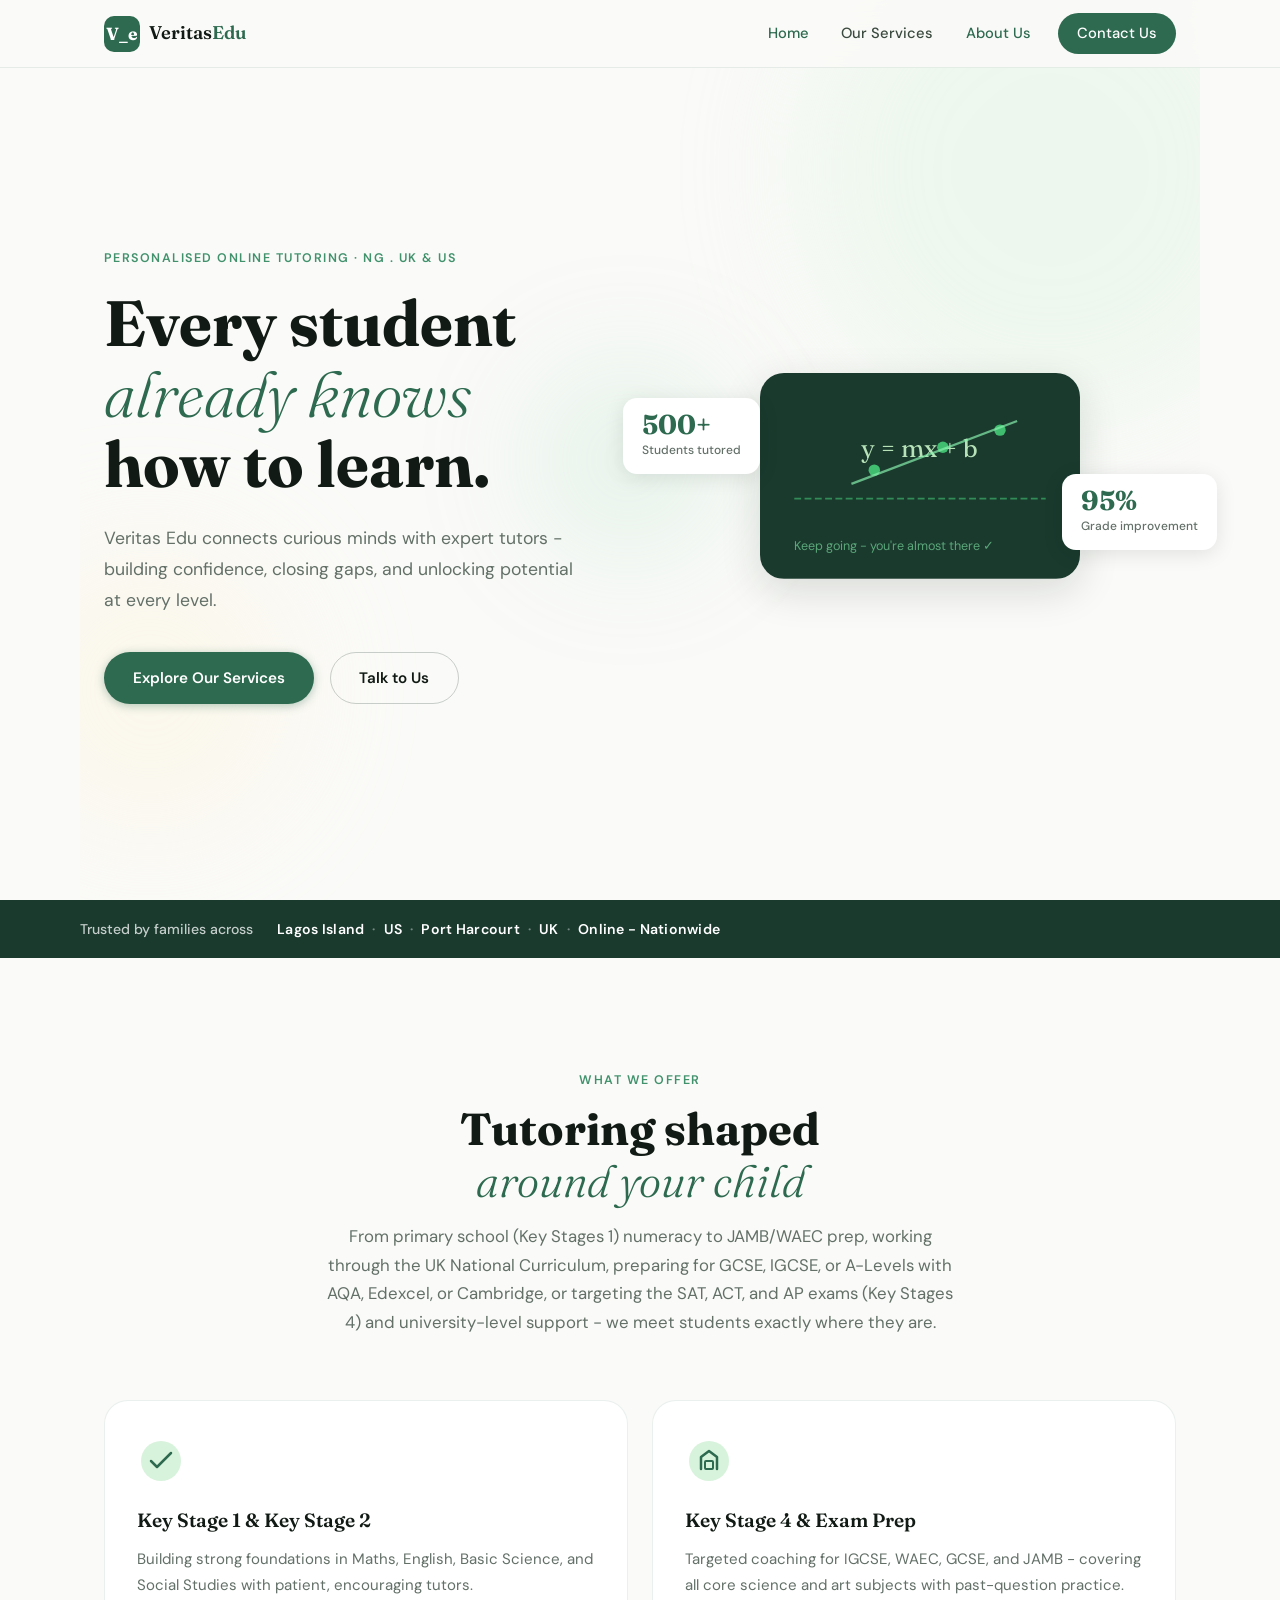
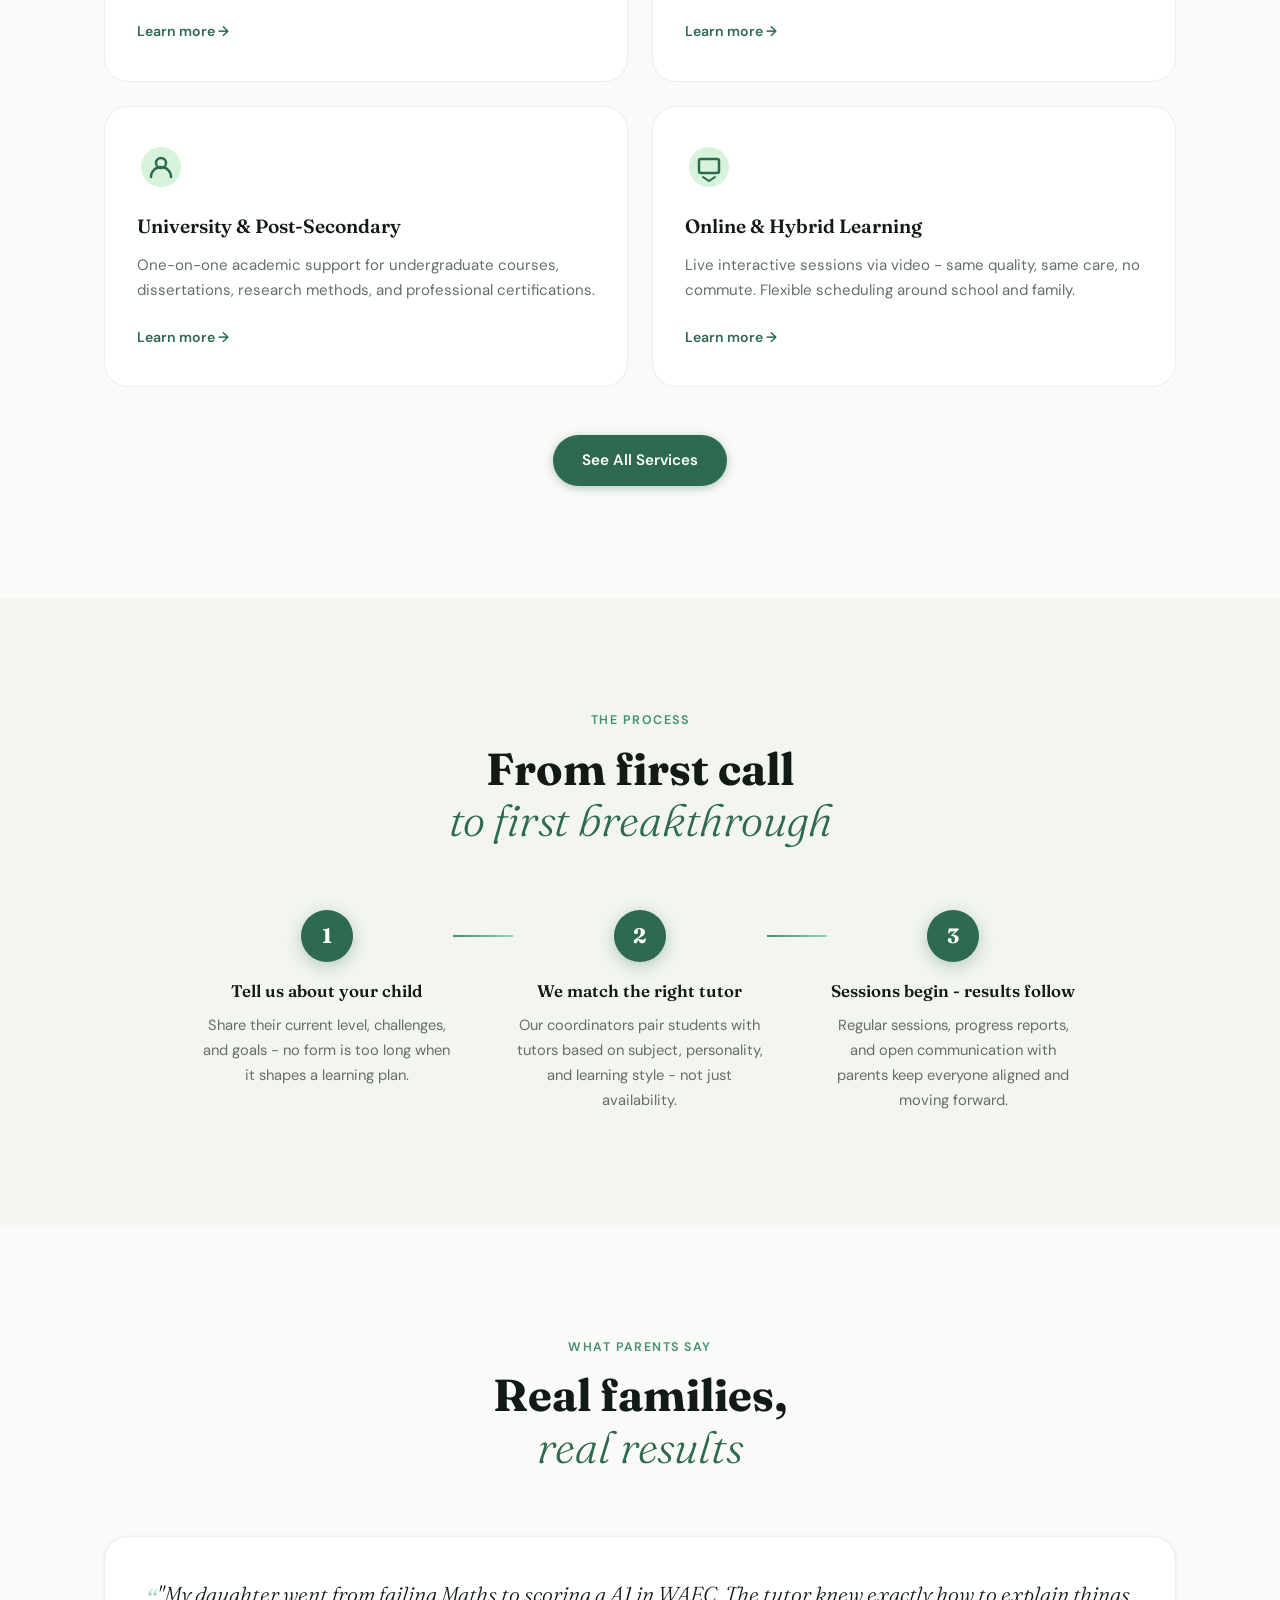
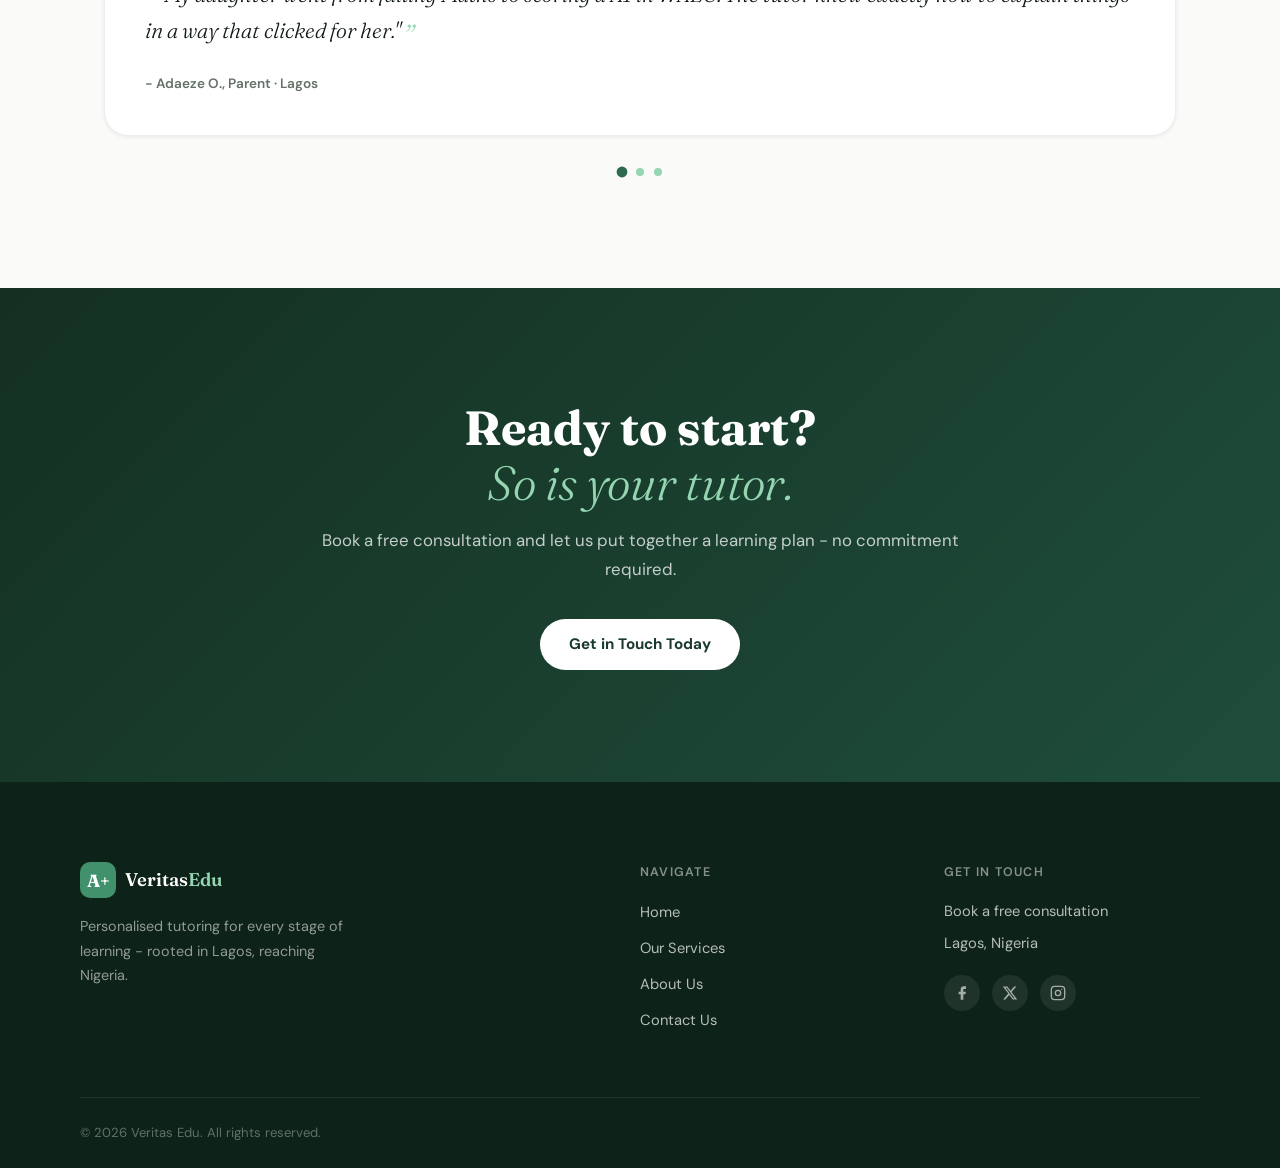
<file: index.html>
<!DOCTYPE html>
<html lang="en">
<head>
  <meta charset="UTF-8" />
  <meta name="viewport" content="width=device-width, initial-scale=1.0" />
  <title>Veritas Edu – Learn Without Limits</title>




  <!-- <link rel="apple-touch-icon" sizes="180x180" href="/apple-touch-icon.png"> -->
  <link rel="icon" type="image/png" sizes="32x32" href="/favicon-32x32.png">
  <link rel="icon" type="image/png" sizes="16x16" href="/favicon-16x16.png">
  <link rel="manifest" href="/site.webmanifest">



  <link rel="preconnect" href="https://fonts.googleapis.com" />
  <link rel="preconnect" href="https://fonts.gstatic.com" crossorigin />
  <link href="https://fonts.googleapis.com/css2?family=Fraunces:ital,opsz,wght@0,9..144,300;0,9..144,600;0,9..144,700;1,9..144,400&family=DM+Sans:wght@400;500;600&display=swap" rel="stylesheet" />
  <link rel="stylesheet" href="styles.css" />
</head>
<body>

  <!-- NAV -->
  <header class="nav" id="nav">
    <div class="nav__inner">
      <a href="#" class="nav__logo">
        <span class="logo-mark">V_e</span>
        <span class="logo-text">Veritas<em>Edu</em></span>
      </a>

      <button class="nav__burger" id="burger" aria-label="Open menu" aria-expanded="false">
        <span></span><span></span><span></span>
      </button>

      <nav class="nav__links" id="navLinks" role="navigation" aria-label="Main navigation">
        <a href="index.html" class="nav__link active">Home</a>
        <a href="services.html" class="nav__link">Our Services</a>
        <a href="#" class="nav__link">About Us</a>
        <a href="https://wa.me/+2349124222764" class="nav__link nav__link--cta">Contact Us</a>
      </nav>
    </div>
  </header>

  <main>

    <!-- HERO -->
    <section class="hero" id="home">
      <div class="hero__bg-shapes" aria-hidden="true">
        <div class="shape shape--a"></div>
        <div class="shape shape--b"></div>
        <div class="shape shape--c"></div>
      </div>

      <div class="hero__content">
        <p class="hero__eyebrow">Personalised Online Tutoring · Ng . UK &amp; US</p>
        <h1 class="hero__headline">
          Every student<br />
          <em>already knows</em><br />
          how to learn.
        </h1>
        <p class="hero__sub">
          Veritas Edu connects curious minds with expert tutors - building
          confidence, closing gaps, and unlocking potential at every level.
        </p>
        <div class="hero__actions">
          <a href="services.html" class="btn btn--primary">Explore Our Services</a>
          <a href="https://wa.me/+2349124222764" class="btn btn--ghost">Talk to Us</a>
        </div>
      </div>

      <div class="hero__visual" aria-hidden="true">
        <div class="stat-card stat-card--a">
          <span class="stat-card__num">500+</span>
          <span class="stat-card__label">Students tutored</span>
        </div>
        <div class="stat-card stat-card--b">
          <span class="stat-card__num">95%</span>
          <span class="stat-card__label">Grade improvement</span>
        </div>
        <div class="chalkboard">
          <svg viewBox="0 0 280 180" fill="none" xmlns="http://www.w3.org/2000/svg">
            <rect width="280" height="180" rx="8" fill="#1a3a2e"/>
            <text x="50%" y="38%" dominant-baseline="middle" text-anchor="middle" font-family="Fraunces, serif" font-size="22" fill="#c8f5c8" opacity="0.9">y = mx + b</text>
            <line x1="30" y1="110" x2="250" y2="110" stroke="#4ade80" stroke-width="1.5" stroke-dasharray="6 3" opacity="0.5"/>
            <circle cx="100" cy="85" r="5" fill="#4ade80" opacity="0.8"/>
            <circle cx="160" cy="65" r="5" fill="#4ade80" opacity="0.8"/>
            <circle cx="210" cy="50" r="5" fill="#4ade80" opacity="0.8"/>
            <line x1="80" y1="97" x2="225" y2="42" stroke="#86efac" stroke-width="2" opacity="0.7"/>
            <text x="30" y="155" font-family="DM Sans, sans-serif" font-size="11" fill="#86efac" opacity="0.6">Keep going - you're almost there ✓</text>
          </svg>
        </div>
      </div>
    </section>

    <!-- TRUST BAR -->
    <section class="trust-bar">
      <div class="trust-bar__inner">
        <span>Trusted by families across</span>
        <ul class="trust-bar__list" aria-label="Locations served">
          <li>Lagos Island</li>
          <li>US</li>
          <li>Port Harcourt</li>
          <li>UK</li>
          <li>Online - Nationwide</li>
        </ul>
      </div>
    </section>

    <!-- SERVICES PREVIEW -->
    <section class="services" id="services">
      <div class="section-header">
        <p class="eyebrow">What We Offer</p>
        <h2>Tutoring shaped<br /><em>around your child</em></h2>
        <p class="section-sub">From primary school (Key Stages 1) numeracy to JAMB/WAEC prep, working through the UK National Curriculum, preparing for GCSE, IGCSE, or A-Levels with AQA, Edexcel, or Cambridge, or targeting the SAT, ACT, and AP exams (Key Stages 4) and university-level support - we meet students exactly where they are.</p>
      </div>

      <div class="services__grid">
        <article class="service-card" data-index="0">
          <div class="service-card__icon">
            <svg viewBox="0 0 48 48" fill="none" xmlns="http://www.w3.org/2000/svg">
              <circle cx="24" cy="24" r="20" fill="var(--accent-pale)"/>
              <path d="M14 24l6 6 14-14" stroke="var(--accent)" stroke-width="2.5" stroke-linecap="round" stroke-linejoin="round"/>
            </svg>
          </div>
          <h3>Key Stage 1 &amp; Key Stage 2</h3>
          <p>Building strong foundations in Maths, English, Basic Science, and Social Studies with patient, encouraging tutors.</p>
          <a href="services.html" class="card-link">Learn more →</a>
        </article>

        <article class="service-card" data-index="1">
          <div class="service-card__icon">
            <svg viewBox="0 0 48 48" fill="none" xmlns="http://www.w3.org/2000/svg">
              <circle cx="24" cy="24" r="20" fill="var(--accent-pale)"/>
              <path d="M16 32V20l8-6 8 6v12" stroke="var(--accent)" stroke-width="2.5" stroke-linecap="round" stroke-linejoin="round"/>
              <rect x="20" y="24" width="8" height="8" rx="1" stroke="var(--accent)" stroke-width="2"/>
            </svg>
          </div>
          <h3>Key Stage 4 &amp; Exam Prep</h3>
          <p>Targeted coaching for IGCSE, WAEC, GCSE, and JAMB - covering all core science and art subjects with past-question practice.</p>
          <a href="services.html" class="card-link">Learn more →</a>
        </article>

        <article class="service-card" data-index="2">
          <div class="service-card__icon">
            <svg viewBox="0 0 48 48" fill="none" xmlns="http://www.w3.org/2000/svg">
              <circle cx="24" cy="24" r="20" fill="var(--accent-pale)"/>
              <circle cx="24" cy="20" r="5" stroke="var(--accent)" stroke-width="2.5"/>
              <path d="M14 34c0-5.523 4.477-10 10-10s10 4.477 10 10" stroke="var(--accent)" stroke-width="2.5" stroke-linecap="round"/>
            </svg>
          </div>
          <h3>University &amp; Post-Secondary</h3>
          <p>One-on-one academic support for undergraduate courses, dissertations, research methods, and professional certifications.</p>
          <a href="services.html" class="card-link">Learn more →</a>
        </article>

        <article class="service-card" data-index="3">
          <div class="service-card__icon">
            <svg viewBox="0 0 48 48" fill="none" xmlns="http://www.w3.org/2000/svg">
              <circle cx="24" cy="24" r="20" fill="var(--accent-pale)"/>
              <rect x="14" y="16" width="20" height="14" rx="2" stroke="var(--accent)" stroke-width="2.5"/>
              <path d="M18 34l6 4 6-4" stroke="var(--accent)" stroke-width="2" stroke-linecap="round"/>
            </svg>
          </div>
          <h3>Online &amp; Hybrid Learning</h3>
          <p>Live interactive sessions via video - same quality, same care, no commute. Flexible scheduling around school and family.</p>
          <a href="services.html" class="card-link">Learn more →</a>
        </article>
      </div>

      <div class="services__cta">
        <a href="services.html" class="btn btn--primary">See All Services</a>
      </div>
    </section>

    <!-- HOW IT WORKS -->
    <section class="how-it-works">
      <div class="section-header">
        <p class="eyebrow">The Process</p>
        <h2>From first call<br /><em>to first breakthrough</em></h2>
      </div>

      <div class="steps">
        <div class="step">
          <div class="step__num">1</div>
          <div class="step__body">
            <h3>Tell us about your child</h3>
            <p>Share their current level, challenges, and goals - no form is too long when it shapes a learning plan.</p>
          </div>
        </div>
        <div class="step__connector" aria-hidden="true"></div>
        <div class="step">
          <div class="step__num">2</div>
          <div class="step__body">
            <h3>We match the right tutor</h3>
            <p>Our coordinators pair students with tutors based on subject, personality, and learning style - not just availability.</p>
          </div>
        </div>
        <div class="step__connector" aria-hidden="true"></div>
        <div class="step">
          <div class="step__num">3</div>
          <div class="step__body">
            <h3>Sessions begin - results follow</h3>
            <p>Regular sessions, progress reports, and open communication with parents keep everyone aligned and moving forward.</p>
          </div>
        </div>
      </div>
    </section>

    <!-- TESTIMONIALS -->
    <section class="testimonials">
      <div class="section-header">
        <p class="eyebrow">What Parents Say</p>
        <h2>Real families,<br /><em>real results</em></h2>
      </div>

      <div class="testimonials__track" id="testimonialTrack">
        <blockquote class="testimonial">
          <p>"My daughter went from failing Maths to scoring a A1 in WAEC. The tutor knew exactly how to explain things in a way that clicked for her."</p>
          <footer>- Adaeze O., Parent · Lagos</footer>
        </blockquote>
        <blockquote class="testimonial">
          <p>"We were sceptical about online tutoring but Veritas proved us wrong completely. My son is now confident in his Chemistry - something we never thought possible."</p>
          <footer>- Emeka N., Parent · Abuja</footer>
        </blockquote>
        <blockquote class="testimonial">
          <p>"Flexible, reliable, and genuinely caring. The progress reports each week kept me informed without feeling overwhelmed. I recommend them to every parent I know."</p>
          <footer>- Funmi A., Parent · Ibadan</footer>
        </blockquote>
      </div>

      <div class="testimonials__dots" id="testimonialDots" role="tablist" aria-label="Testimonial navigation">
        <button class="dot active" data-index="0" role="tab" aria-label="Testimonial 1" aria-selected="true"></button>
        <button class="dot" data-index="1" role="tab" aria-label="Testimonial 2" aria-selected="false"></button>
        <button class="dot" data-index="2" role="tab" aria-label="Testimonial 3" aria-selected="false"></button>
      </div>
    </section>

    <!-- CTA BANNER -->
    <section class="cta-banner">
      <div class="cta-banner__inner">
        <h2>Ready to start?<br /><em>So is your tutor.</em></h2>
        <p>Book a free consultation and let us put together a learning plan - no commitment required.</p>
        <a href="https://wa.me/8110734282" class="btn btn--light">Get in Touch Today</a>
      </div>
    </section>

  </main>

  <!-- FOOTER -->
  <footer class="footer">
    <div class="footer__inner">
      <div class="footer__brand">
        <a href="https://www.algoeduhub.com/" class="nav__logo">
          <span class="logo-mark">A+</span>
          <span class="logo-text">Veritas<em>Edu</em></span>
        </a>
        <p>Personalised tutoring for every stage of learning - rooted in Lagos, reaching Nigeria.</p>
      </div>

      <nav class="footer__nav" aria-label="Footer navigation">
        <h4>Navigate</h4>
        <ul>
          <li><a href="#">Home</a></li>
          <li><a href="#">Our Services</a></li>
          <li><a href="#">About Us</a></li>
          <li><a href="https://wa.me/+2349124222764">Contact Us</a></li>
        </ul>
      </nav>

      <div class="footer__contact">
        <h4>Get In Touch</h4>
        <p><a href="https://wa.me/+2349124222764">Book a free consultation</a></p>
        <p>Lagos, Nigeria</p>
        <div class="footer__socials">
          <a href="https://www.algoeduhub.com/" aria-label="Facebook">
            <svg viewBox="0 0 24 24" fill="currentColor"><path d="M18 2h-3a5 5 0 0 0-5 5v3H7v4h3v8h4v-8h3l1-4h-4V7a1 1 0 0 1 1-1h3z"/></svg>
          </a>
          <a href="https://www.algoeduhub.com/" aria-label="Twitter/X">
            <svg viewBox="0 0 24 24" fill="currentColor"><path d="M18.244 2.25h3.308l-7.227 8.26 8.502 11.24H16.17l-5.214-6.817L4.99 21.75H1.68l7.73-8.835L1.254 2.25H8.08l4.713 6.231zm-1.161 17.52h1.833L7.084 4.126H5.117z"/></svg>
          </a>
          <a href="https://www.algoeduhub.com/" aria-label="Instagram">
            <svg viewBox="0 0 24 24" fill="none" stroke="currentColor" stroke-width="2"><rect x="2" y="2" width="20" height="20" rx="5"/><circle cx="12" cy="12" r="4"/><circle cx="17.5" cy="6.5" r="1" fill="currentColor" stroke="none"/></svg>
          </a>
        </div>
      </div>
    </div>

    <div class="footer__bottom">
      <p>© <span id="year"></span> Veritas Edu. All rights reserved.</p>
    </div>
  </footer>

  <script src="main.js"></script>
</body>
</html>
</file>
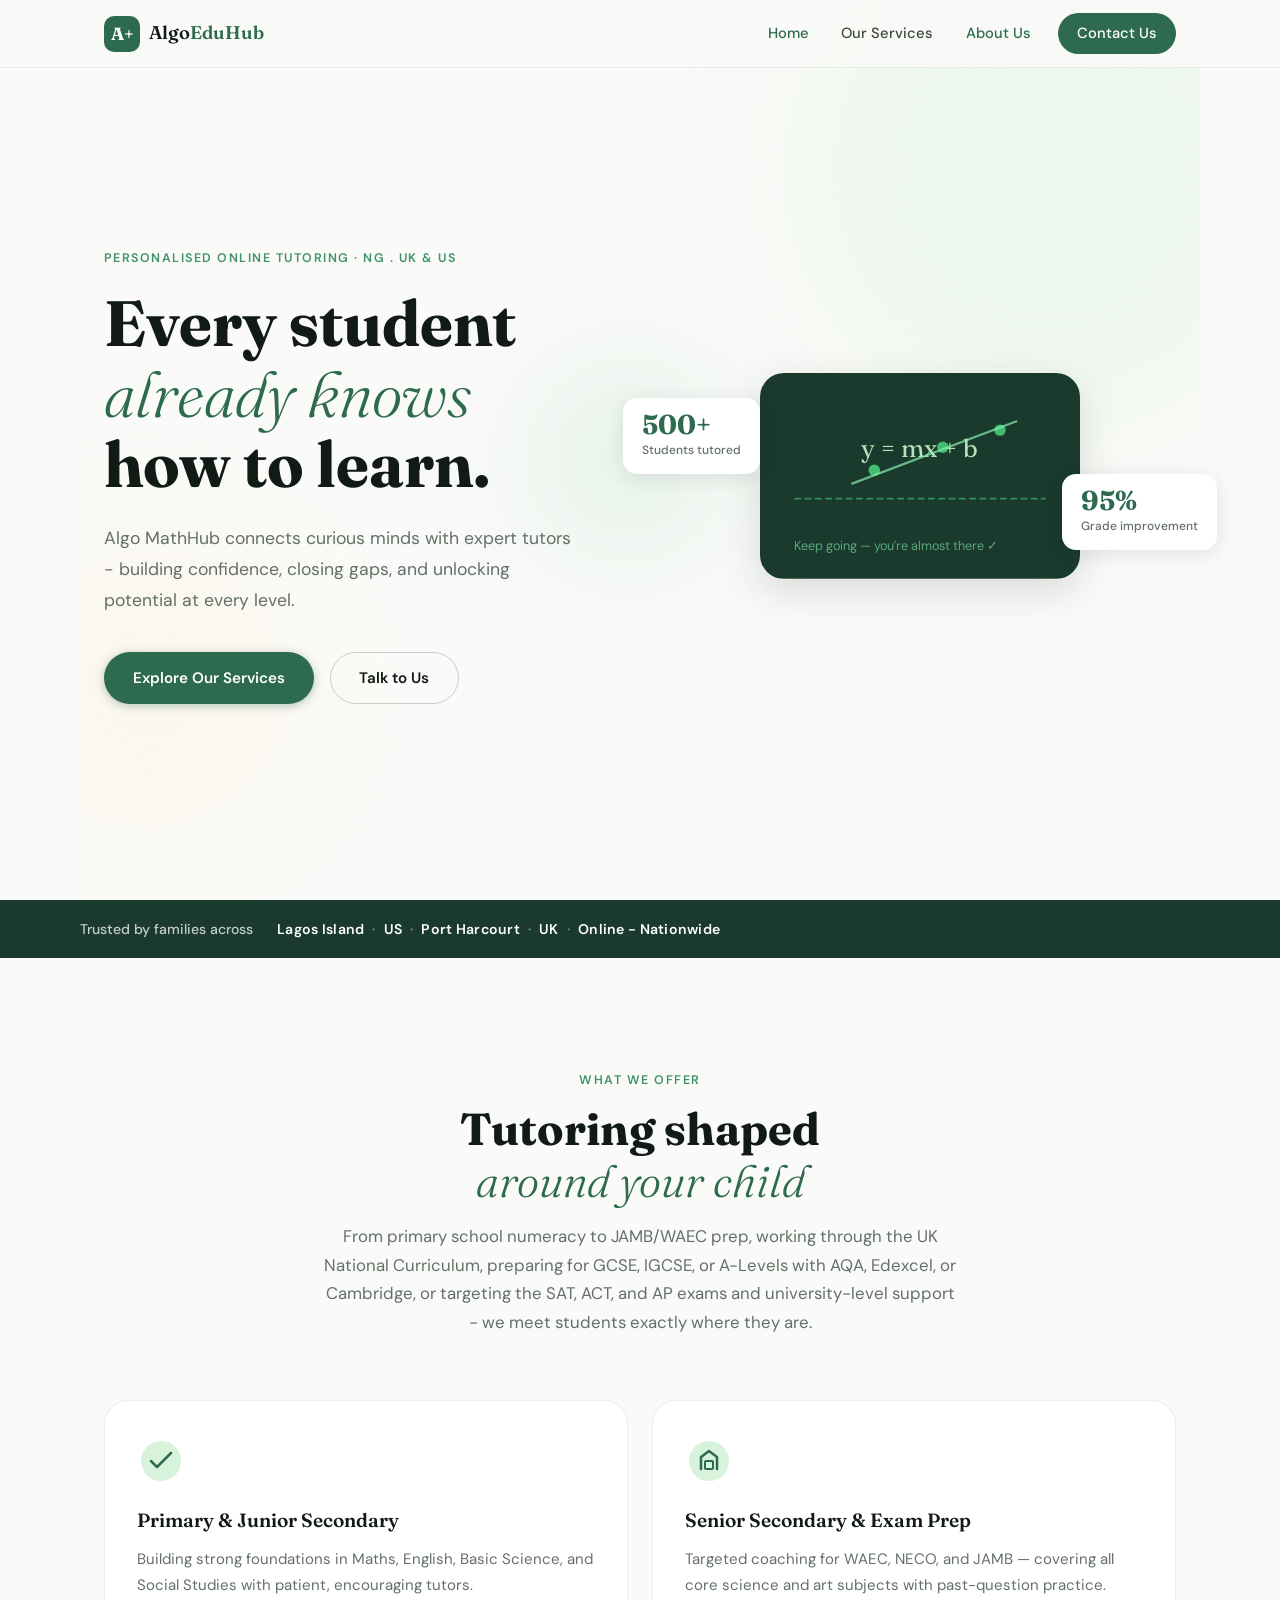
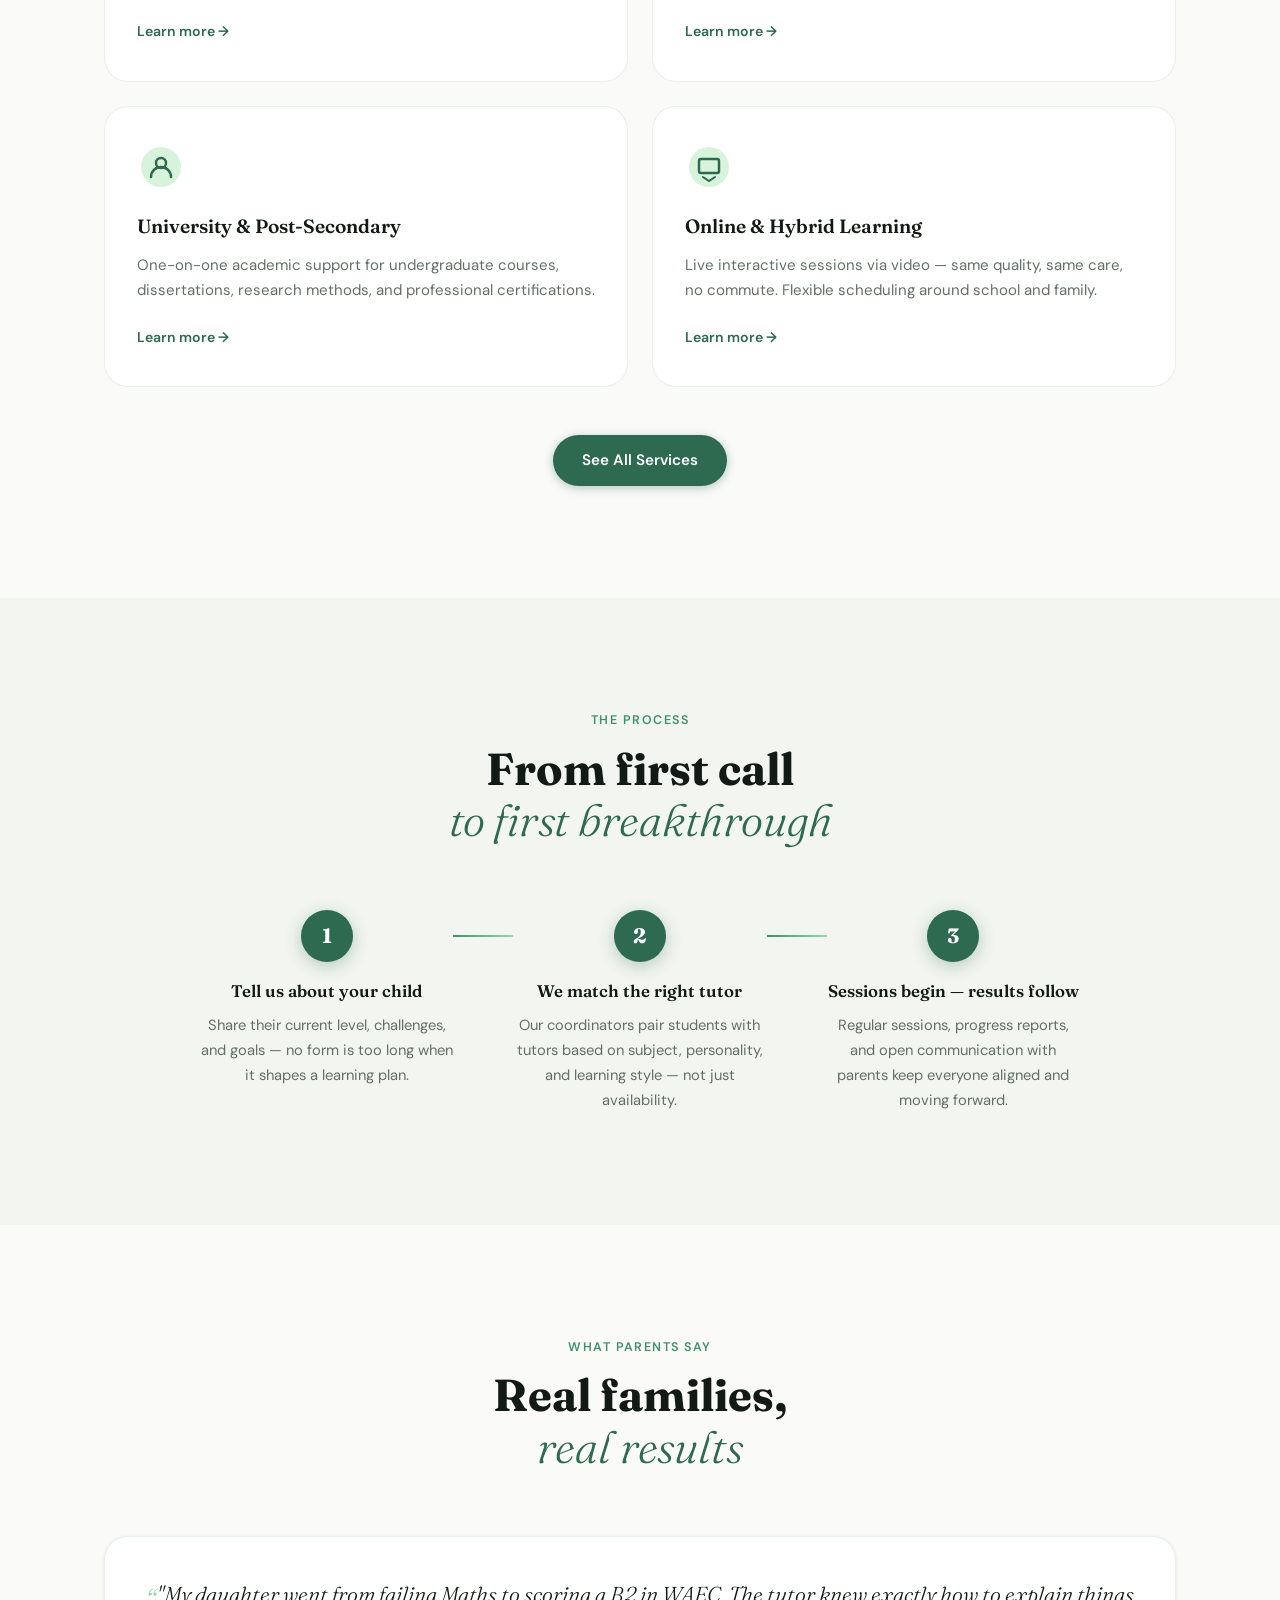
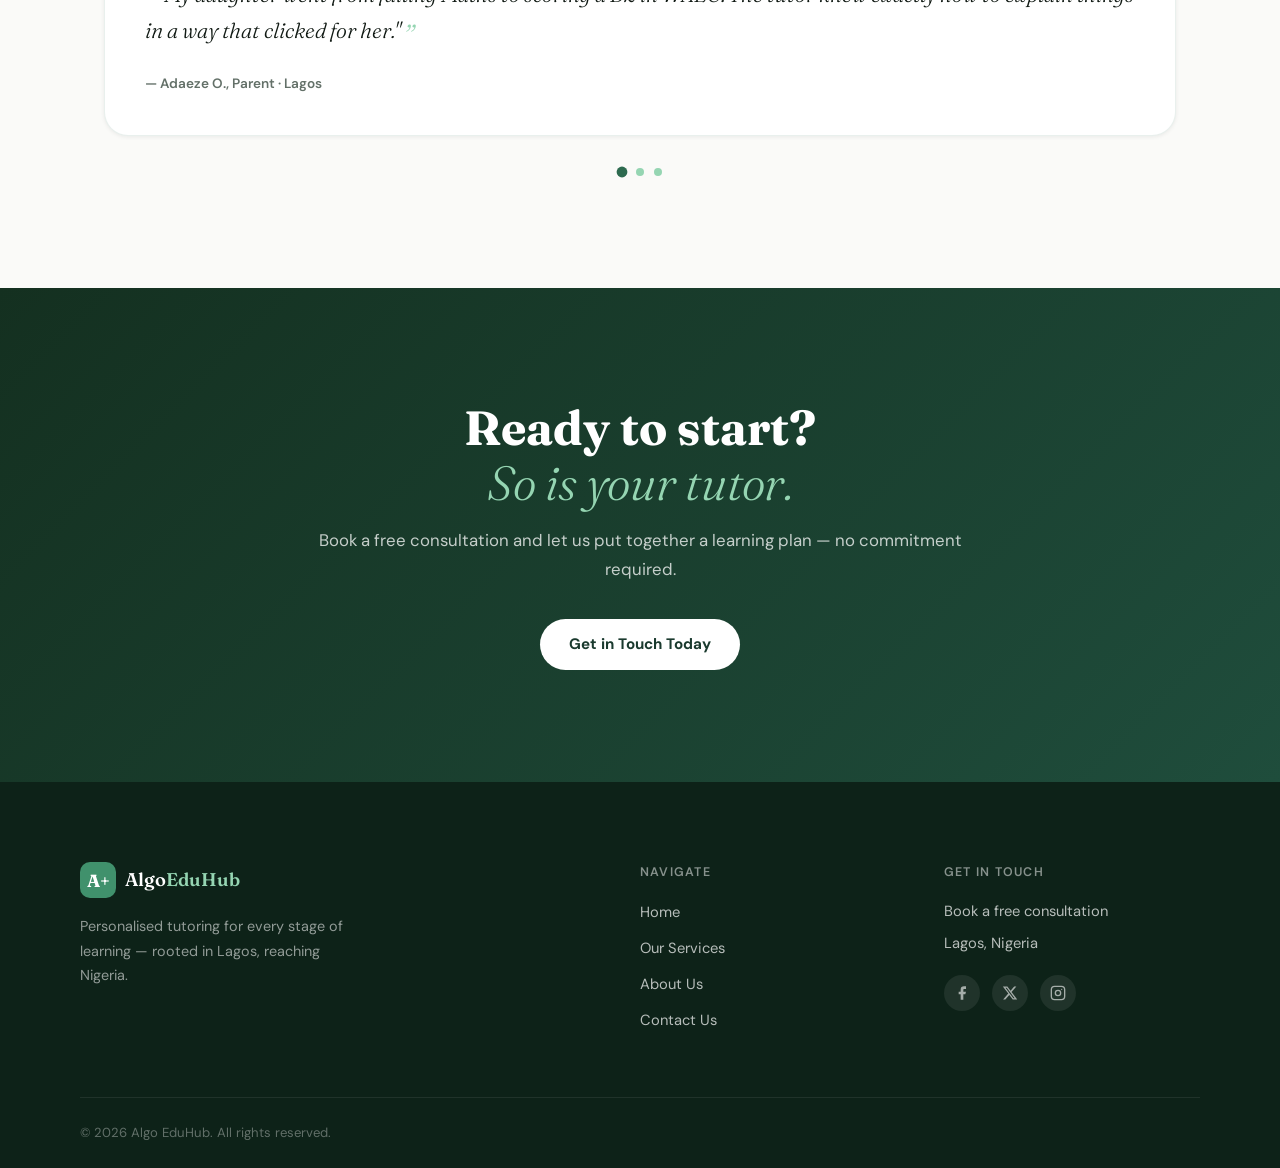
<file: main-page/index.html>
<!DOCTYPE html>
<html lang="en">
<head>
  <meta charset="UTF-8" />
  <meta name="viewport" content="width=device-width, initial-scale=1.0" />
  <title>Algo EduHub – Learn Without Limits</title>
  <link rel="preconnect" href="https://fonts.googleapis.com" />
  <link rel="preconnect" href="https://fonts.gstatic.com" crossorigin />
  <link href="https://fonts.googleapis.com/css2?family=Fraunces:ital,opsz,wght@0,9..144,300;0,9..144,600;0,9..144,700;1,9..144,400&family=DM+Sans:wght@400;500;600&display=swap" rel="stylesheet" />
  <link rel="stylesheet" href="styles.css" />
</head>
<body>

  <!-- NAV -->
  <header class="nav" id="nav">
    <div class="nav__inner">
      <a href="#" class="nav__logo">
        <span class="logo-mark">A+</span>
        <span class="logo-text">Algo<em>EduHub</em></span>
      </a>

      <button class="nav__burger" id="burger" aria-label="Open menu" aria-expanded="false">
        <span></span><span></span><span></span>
      </button>

      <nav class="nav__links" id="navLinks" role="navigation" aria-label="Main navigation">
        <a href="#" class="nav__link active">Home</a>
        <a href="../services-page/services.html" class="nav__link">Our Services</a>
        <a href="#" class="nav__link">About Us</a>
        <a href="#" class="nav__link nav__link--cta">Contact Us</a>
      </nav>
    </div>
  </header>

  <main>

    <!-- HERO -->
    <section class="hero" id="home">
      <div class="hero__bg-shapes" aria-hidden="true">
        <div class="shape shape--a"></div>
        <div class="shape shape--b"></div>
        <div class="shape shape--c"></div>
      </div>

      <div class="hero__content">
        <p class="hero__eyebrow">Personalised Online Tutoring · Ng . UK &amp; US</p>
        <h1 class="hero__headline">
          Every student<br />
          <em>already knows</em><br />
          how to learn.
        </h1>
        <p class="hero__sub">
          Algo MathHub connects curious minds with expert tutors - building
          confidence, closing gaps, and unlocking potential at every level.
        </p>
        <div class="hero__actions">
          <a href="../services-page/services.html" class="btn btn--primary">Explore Our Services</a>
          <a href="https://www.algoeduhub.com/contact" class="btn btn--ghost">Talk to Us</a>
        </div>
      </div>

      <div class="hero__visual" aria-hidden="true">
        <div class="stat-card stat-card--a">
          <span class="stat-card__num">500+</span>
          <span class="stat-card__label">Students tutored</span>
        </div>
        <div class="stat-card stat-card--b">
          <span class="stat-card__num">95%</span>
          <span class="stat-card__label">Grade improvement</span>
        </div>
        <div class="chalkboard">
          <svg viewBox="0 0 280 180" fill="none" xmlns="http://www.w3.org/2000/svg">
            <rect width="280" height="180" rx="8" fill="#1a3a2e"/>
            <text x="50%" y="38%" dominant-baseline="middle" text-anchor="middle" font-family="Fraunces, serif" font-size="22" fill="#c8f5c8" opacity="0.9">y = mx + b</text>
            <line x1="30" y1="110" x2="250" y2="110" stroke="#4ade80" stroke-width="1.5" stroke-dasharray="6 3" opacity="0.5"/>
            <circle cx="100" cy="85" r="5" fill="#4ade80" opacity="0.8"/>
            <circle cx="160" cy="65" r="5" fill="#4ade80" opacity="0.8"/>
            <circle cx="210" cy="50" r="5" fill="#4ade80" opacity="0.8"/>
            <line x1="80" y1="97" x2="225" y2="42" stroke="#86efac" stroke-width="2" opacity="0.7"/>
            <text x="30" y="155" font-family="DM Sans, sans-serif" font-size="11" fill="#86efac" opacity="0.6">Keep going — you're almost there ✓</text>
          </svg>
        </div>
      </div>
    </section>

    <!-- TRUST BAR -->
    <section class="trust-bar">
      <div class="trust-bar__inner">
        <span>Trusted by families across</span>
        <ul class="trust-bar__list" aria-label="Locations served">
          <li>Lagos Island</li>
          <li>US</li>
          <li>Port Harcourt</li>
          <li>UK</li>
          <li>Online - Nationwide</li>
        </ul>
      </div>
    </section>

    <!-- SERVICES PREVIEW -->
    <section class="services" id="services">
      <div class="section-header">
        <p class="eyebrow">What We Offer</p>
        <h2>Tutoring shaped<br /><em>around your child</em></h2>
        <p class="section-sub">From primary school numeracy to JAMB/WAEC prep, working through the UK National Curriculum, preparing for GCSE, IGCSE, or A-Levels with AQA, Edexcel, or Cambridge, or targeting the SAT, ACT, and AP exams and university-level support - we meet students exactly where they are.</p>
      </div>

      <div class="services__grid">
        <article class="service-card" data-index="0">
          <div class="service-card__icon">
            <svg viewBox="0 0 48 48" fill="none" xmlns="http://www.w3.org/2000/svg">
              <circle cx="24" cy="24" r="20" fill="var(--accent-pale)"/>
              <path d="M14 24l6 6 14-14" stroke="var(--accent)" stroke-width="2.5" stroke-linecap="round" stroke-linejoin="round"/>
            </svg>
          </div>
          <h3>Primary &amp; Junior Secondary</h3>
          <p>Building strong foundations in Maths, English, Basic Science, and Social Studies with patient, encouraging tutors.</p>
          <a href="../services-page/services.html" class="card-link">Learn more →</a>
        </article>

        <article class="service-card" data-index="1">
          <div class="service-card__icon">
            <svg viewBox="0 0 48 48" fill="none" xmlns="http://www.w3.org/2000/svg">
              <circle cx="24" cy="24" r="20" fill="var(--accent-pale)"/>
              <path d="M16 32V20l8-6 8 6v12" stroke="var(--accent)" stroke-width="2.5" stroke-linecap="round" stroke-linejoin="round"/>
              <rect x="20" y="24" width="8" height="8" rx="1" stroke="var(--accent)" stroke-width="2"/>
            </svg>
          </div>
          <h3>Senior Secondary &amp; Exam Prep</h3>
          <p>Targeted coaching for WAEC, NECO, and JAMB — covering all core science and art subjects with past-question practice.</p>
          <a href="../services-page/services.html" class="card-link">Learn more →</a>
        </article>

        <article class="service-card" data-index="2">
          <div class="service-card__icon">
            <svg viewBox="0 0 48 48" fill="none" xmlns="http://www.w3.org/2000/svg">
              <circle cx="24" cy="24" r="20" fill="var(--accent-pale)"/>
              <circle cx="24" cy="20" r="5" stroke="var(--accent)" stroke-width="2.5"/>
              <path d="M14 34c0-5.523 4.477-10 10-10s10 4.477 10 10" stroke="var(--accent)" stroke-width="2.5" stroke-linecap="round"/>
            </svg>
          </div>
          <h3>University &amp; Post-Secondary</h3>
          <p>One-on-one academic support for undergraduate courses, dissertations, research methods, and professional certifications.</p>
          <a href="../services-page/services.html" class="card-link">Learn more →</a>
        </article>

        <article class="service-card" data-index="3">
          <div class="service-card__icon">
            <svg viewBox="0 0 48 48" fill="none" xmlns="http://www.w3.org/2000/svg">
              <circle cx="24" cy="24" r="20" fill="var(--accent-pale)"/>
              <rect x="14" y="16" width="20" height="14" rx="2" stroke="var(--accent)" stroke-width="2.5"/>
              <path d="M18 34l6 4 6-4" stroke="var(--accent)" stroke-width="2" stroke-linecap="round"/>
            </svg>
          </div>
          <h3>Online &amp; Hybrid Learning</h3>
          <p>Live interactive sessions via video — same quality, same care, no commute. Flexible scheduling around school and family.</p>
          <a href="../services-page/services.html" class="card-link">Learn more →</a>
        </article>
      </div>

      <div class="services__cta">
        <a href="../services-page/services.html" class="btn btn--primary">See All Services</a>
      </div>
    </section>

    <!-- HOW IT WORKS -->
    <section class="how-it-works">
      <div class="section-header">
        <p class="eyebrow">The Process</p>
        <h2>From first call<br /><em>to first breakthrough</em></h2>
      </div>

      <div class="steps">
        <div class="step">
          <div class="step__num">1</div>
          <div class="step__body">
            <h3>Tell us about your child</h3>
            <p>Share their current level, challenges, and goals — no form is too long when it shapes a learning plan.</p>
          </div>
        </div>
        <div class="step__connector" aria-hidden="true"></div>
        <div class="step">
          <div class="step__num">2</div>
          <div class="step__body">
            <h3>We match the right tutor</h3>
            <p>Our coordinators pair students with tutors based on subject, personality, and learning style — not just availability.</p>
          </div>
        </div>
        <div class="step__connector" aria-hidden="true"></div>
        <div class="step">
          <div class="step__num">3</div>
          <div class="step__body">
            <h3>Sessions begin — results follow</h3>
            <p>Regular sessions, progress reports, and open communication with parents keep everyone aligned and moving forward.</p>
          </div>
        </div>
      </div>
    </section>

    <!-- TESTIMONIALS -->
    <section class="testimonials">
      <div class="section-header">
        <p class="eyebrow">What Parents Say</p>
        <h2>Real families,<br /><em>real results</em></h2>
      </div>

      <div class="testimonials__track" id="testimonialTrack">
        <blockquote class="testimonial">
          <p>"My daughter went from failing Maths to scoring a B2 in WAEC. The tutor knew exactly how to explain things in a way that clicked for her."</p>
          <footer>— Adaeze O., Parent · Lagos</footer>
        </blockquote>
        <blockquote class="testimonial">
          <p>"We were sceptical about online tutoring but Algo proved us wrong completely. My son is now confident in his Chemistry — something we never thought possible."</p>
          <footer>— Emeka N., Parent · Abuja</footer>
        </blockquote>
        <blockquote class="testimonial">
          <p>"Flexible, reliable, and genuinely caring. The progress reports each week kept me informed without feeling overwhelmed. I recommend them to every parent I know."</p>
          <footer>— Funmi A., Parent · Ibadan</footer>
        </blockquote>
      </div>

      <div class="testimonials__dots" id="testimonialDots" role="tablist" aria-label="Testimonial navigation">
        <button class="dot active" data-index="0" role="tab" aria-label="Testimonial 1" aria-selected="true"></button>
        <button class="dot" data-index="1" role="tab" aria-label="Testimonial 2" aria-selected="false"></button>
        <button class="dot" data-index="2" role="tab" aria-label="Testimonial 3" aria-selected="false"></button>
      </div>
    </section>

    <!-- CTA BANNER -->
    <section class="cta-banner">
      <div class="cta-banner__inner">
        <h2>Ready to start?<br /><em>So is your tutor.</em></h2>
        <p>Book a free consultation and let us put together a learning plan — no commitment required.</p>
        <a href="https://www.algoeduhub.com/contact" class="btn btn--light">Get in Touch Today</a>
      </div>
    </section>

  </main>

  <!-- FOOTER -->
  <footer class="footer">
    <div class="footer__inner">
      <div class="footer__brand">
        <a href="https://www.algoeduhub.com/" class="nav__logo">
          <span class="logo-mark">A+</span>
          <span class="logo-text">Algo<em>EduHub</em></span>
        </a>
        <p>Personalised tutoring for every stage of learning — rooted in Lagos, reaching Nigeria.</p>
      </div>

      <nav class="footer__nav" aria-label="Footer navigation">
        <h4>Navigate</h4>
        <ul>
          <li><a href="#">Home</a></li>
          <li><a href="#">Our Services</a></li>
          <li><a href="#">About Us</a></li>
          <li><a href="#">Contact Us</a></li>
        </ul>
      </nav>

      <div class="footer__contact">
        <h4>Get In Touch</h4>
        <p><a href="https://www.algoeduhub.com/contact">Book a free consultation</a></p>
        <p>Lagos, Nigeria</p>
        <div class="footer__socials">
          <a href="https://www.algoeduhub.com/" aria-label="Facebook">
            <svg viewBox="0 0 24 24" fill="currentColor"><path d="M18 2h-3a5 5 0 0 0-5 5v3H7v4h3v8h4v-8h3l1-4h-4V7a1 1 0 0 1 1-1h3z"/></svg>
          </a>
          <a href="https://www.algoeduhub.com/" aria-label="Twitter/X">
            <svg viewBox="0 0 24 24" fill="currentColor"><path d="M18.244 2.25h3.308l-7.227 8.26 8.502 11.24H16.17l-5.214-6.817L4.99 21.75H1.68l7.73-8.835L1.254 2.25H8.08l4.713 6.231zm-1.161 17.52h1.833L7.084 4.126H5.117z"/></svg>
          </a>
          <a href="https://www.algoeduhub.com/" aria-label="Instagram">
            <svg viewBox="0 0 24 24" fill="none" stroke="currentColor" stroke-width="2"><rect x="2" y="2" width="20" height="20" rx="5"/><circle cx="12" cy="12" r="4"/><circle cx="17.5" cy="6.5" r="1" fill="currentColor" stroke="none"/></svg>
          </a>
        </div>
      </div>
    </div>

    <div class="footer__bottom">
      <p>© <span id="year"></span> Algo EduHub. All rights reserved.</p>
    </div>
  </footer>

  <script src="main.js"></script>
</body>
</html>
</file>
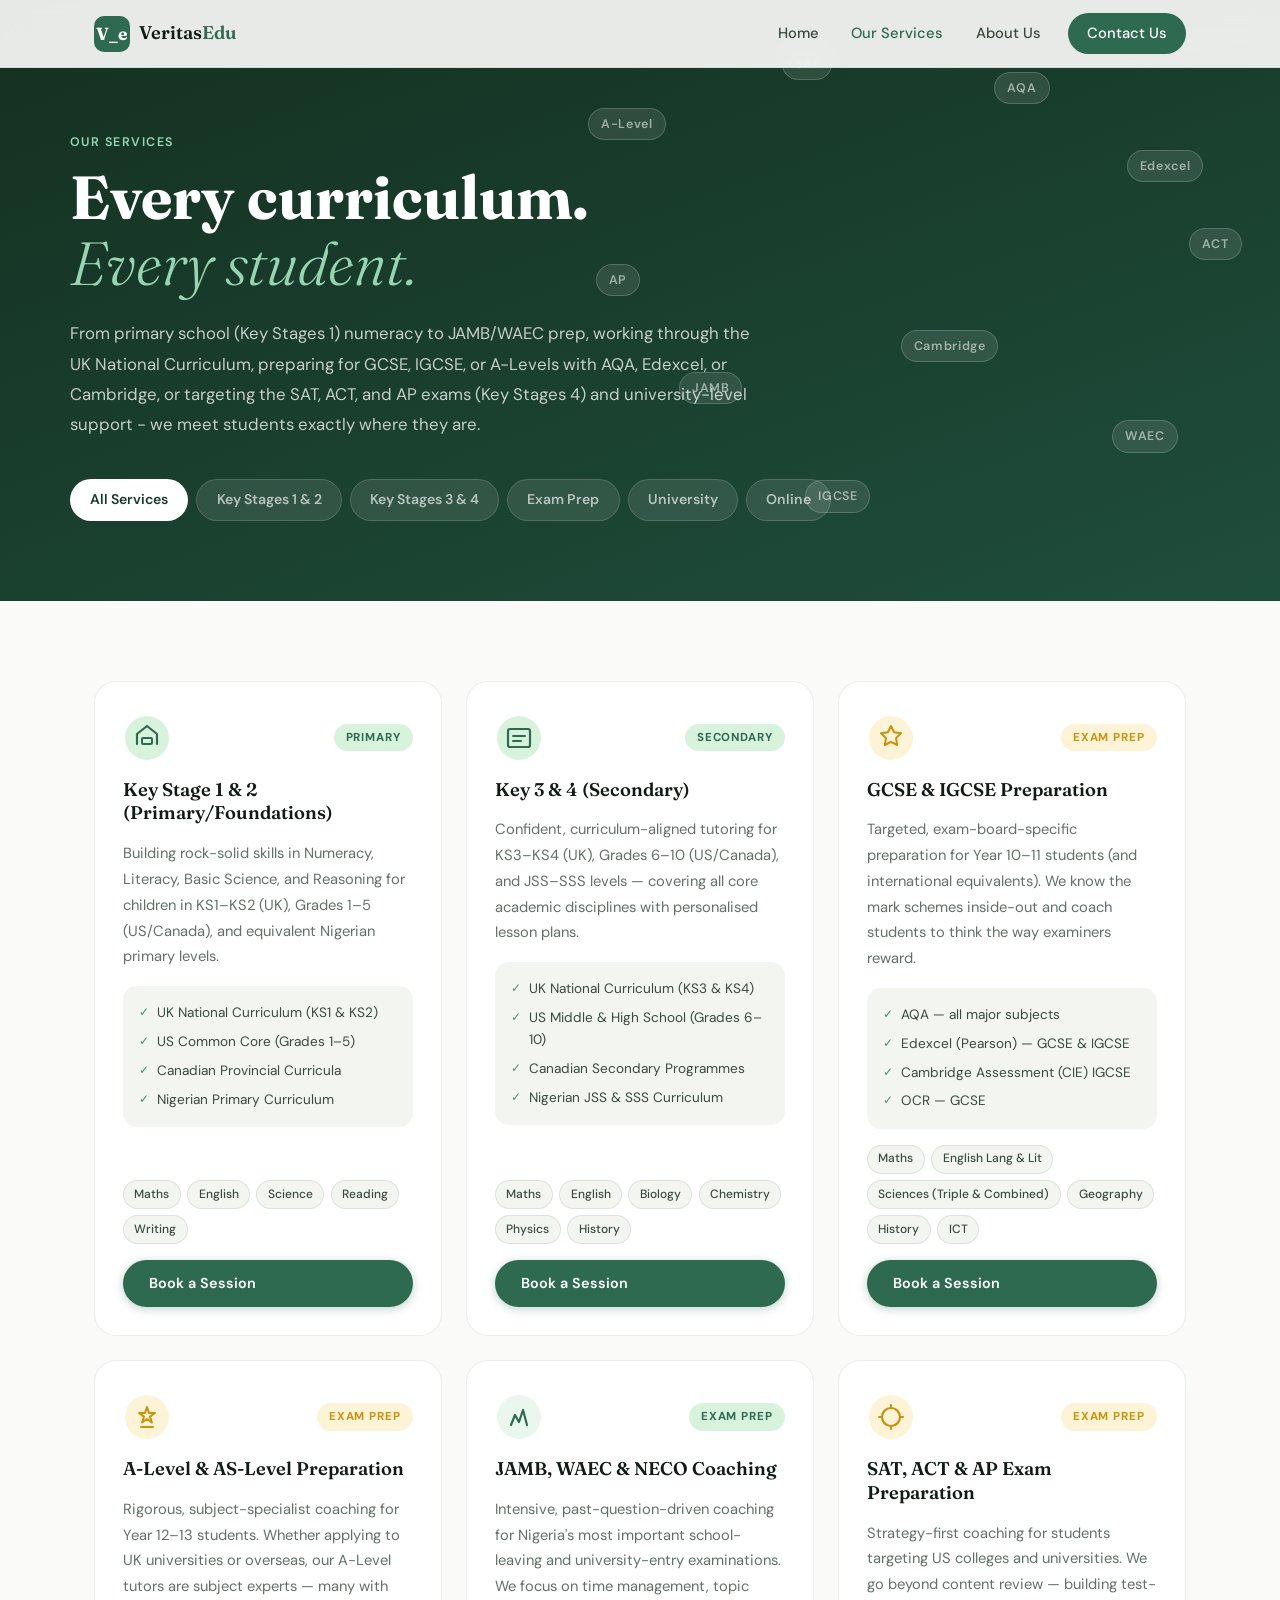
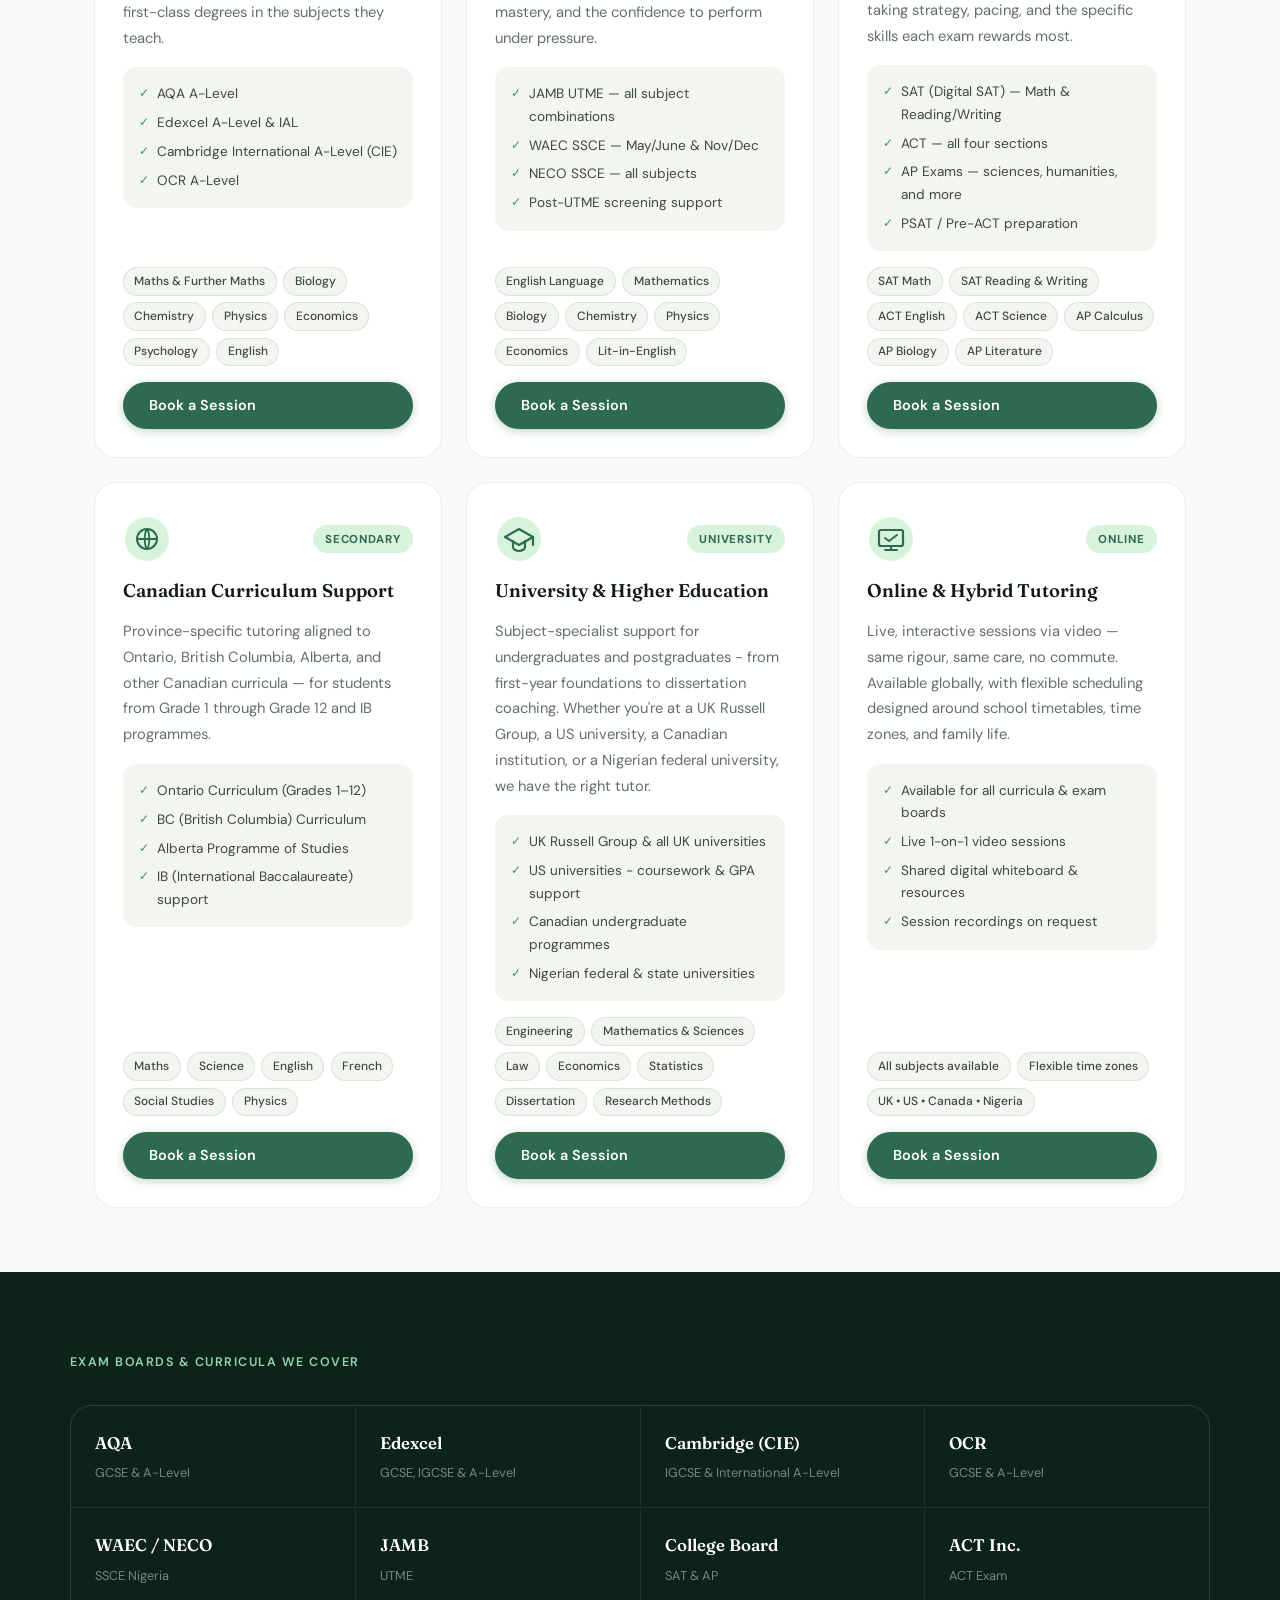
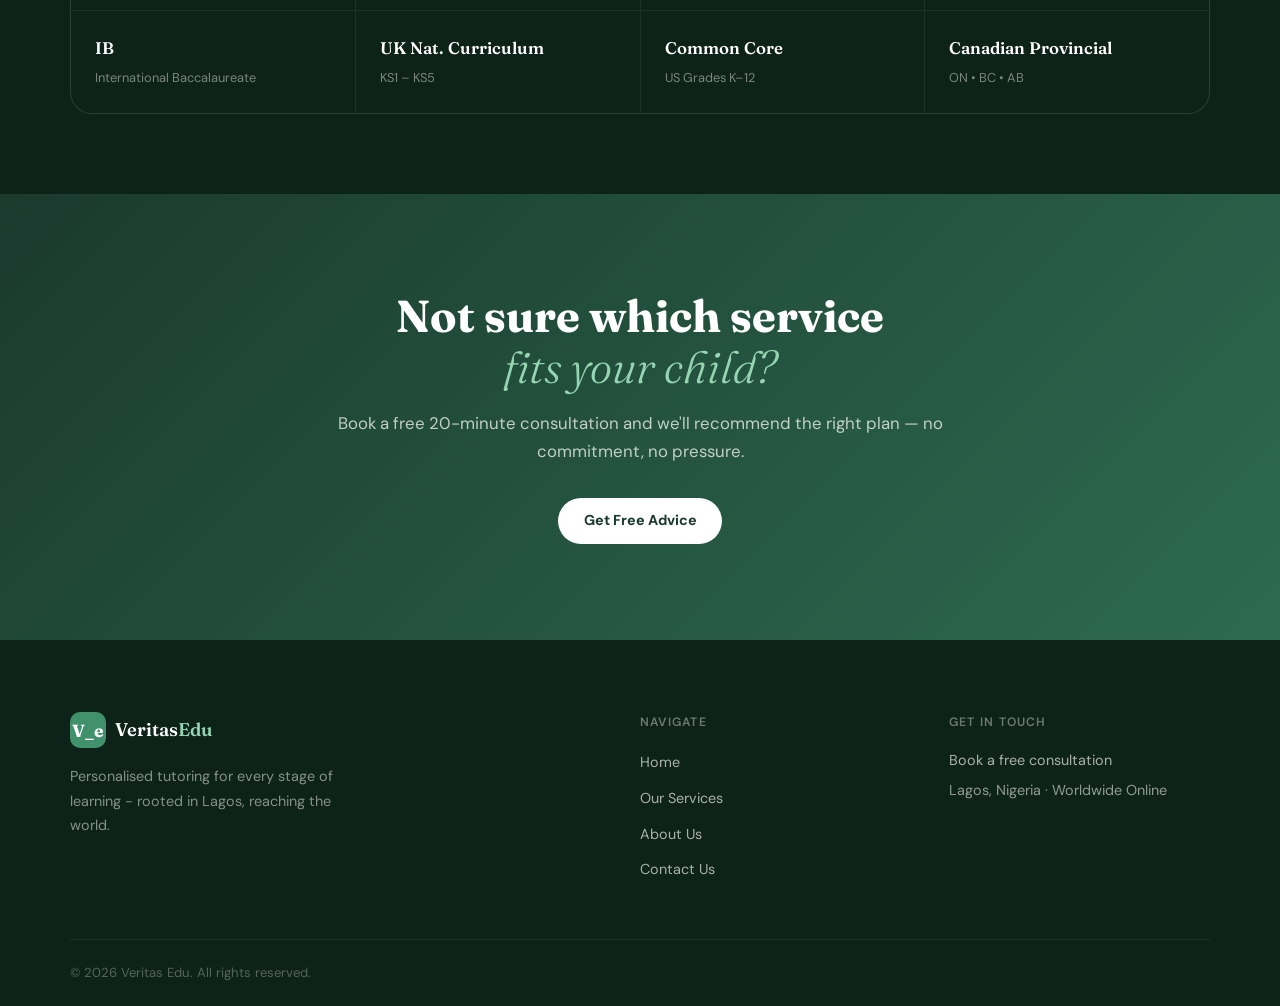
<file: services.html>
<!DOCTYPE html>
<html lang="en">
<head>
  <meta charset="UTF-8" />
  <meta name="viewport" content="width=device-width, initial-scale=1.0" />
  <title>Our Services - Veritas Edu</title>
  <link rel="preconnect" href="https://fonts.googleapis.com" />
  <link rel="preconnect" href="https://fonts.gstatic.com" crossorigin />
  <link href="https://fonts.googleapis.com/css2?family=Fraunces:ital,opsz,wght@0,9..144,300;0,9..144,600;0,9..144,700;1,9..144,400&family=DM+Sans:opsz,wght@9..40,400;9..40,500;9..40,600&display=swap" rel="stylesheet" />
  <link rel="stylesheet" href="services.css" />
</head>
<body>

  <!-- NAV -->
  <header class="nav" id="nav">
    <div class="nav__inner">
      <a href="https://www.aigoeduhub.com/" class="nav__logo">
        <span class="logo-mark">V_e</span>
        <span class="logo-text">Veritas<em>Edu</em></span>
      </a>
      <button class="nav__burger" id="burger" aria-label="Open menu" aria-expanded="false">
        <span></span><span></span><span></span>
      </button>
      <nav class="nav__links" id="navLinks" aria-label="Main navigation">
        <a href="index.html" class="nav__link">Home</a>
        <a href="services.html" class="nav__link active">Our Services</a>
        <a href="https://www.algoeduhub.com/about" class="nav__link">About Us</a>
        <a href="https://wa.me/9124222764" class="nav__link nav__link--cta">Contact Us</a>
      </nav>
    </div>
  </header>

  <main>

    <!-- PAGE HERO -->
    <section class="page-hero">
      <div class="page-hero__inner">
        <p class="eyebrow">Our Services</p>
        <h1>Every curriculum.<br /><em>Every student.</em></h1>
        <p class="hero-sub">
          From primary school (Key Stages 1) numeracy to JAMB/WAEC prep, working through the UK National Curriculum, preparing for GCSE, IGCSE, or A-Levels with AQA, Edexcel, or Cambridge, or targeting the SAT, ACT, and AP exams (Key Stages 4) and university-level support - we meet students exactly where they are.
        </p>

        <!-- Filter tabs -->
        <div class="filter-tabs" id="filterTabs" role="tablist" aria-label="Filter services by category">
          <button class="tab active" data-filter="all" role="tab" aria-selected="true">All Services</button>
          <button class="tab" data-filter="primary" role="tab" aria-selected="false">Key Stages 1 &amp; 2</button>
          <button class="tab" data-filter="secondary" role="tab" aria-selected="false">Key Stages 3 &amp; 4 </button>
          <button class="tab" data-filter="exams" role="tab" aria-selected="false">Exam Prep</button>
          <button class="tab" data-filter="university" role="tab" aria-selected="false">University</button>
          <button class="tab" data-filter="online" role="tab" aria-selected="false">Online</button>
        </div>
      </div>

      <!-- Floating curriculum badges -->
      <ul class="badge-cloud" aria-hidden="true">
        <li class="badge b1">AQA</li>
        <li class="badge b2">Edexcel</li>
        <li class="badge b3">Cambridge</li>
        <li class="badge b4">WAEC</li>
        <li class="badge b5">SAT</li>
        <li class="badge b6">ACT</li>
        <li class="badge b7">IGCSE</li>
        <li class="badge b8">A-Level</li>
        <li class="badge b9">JAMB</li>
        <li class="badge b10">AP</li>
      </ul>
    </section>

    <!-- SERVICES GRID -->
    <section class="services-section">
      <div class="services-grid" id="servicesGrid">

        <!-- 1. Primary -->
        <article class="scard reveal" data-category="primary">
          <div class="scard__top">
            <div class="scard__icon">
              <svg viewBox="0 0 48 48" fill="none" xmlns="http://www.w3.org/2000/svg">
                <circle cx="24" cy="24" r="22" fill="var(--accent-pale)"/>
                <path d="M14 30V20l10-8 10 8v10" stroke="var(--accent)" stroke-width="2.2" stroke-linecap="round" stroke-linejoin="round"/>
                <rect x="19" y="24" width="10" height="6" rx="1" stroke="var(--accent)" stroke-width="2"/>
              </svg>
            </div>
            <span class="scard__tag">Primary</span>
          </div>
          <h2> Key Stage 1 & 2 (Primary/Foundations)</h2>
          <p class="scard__desc">Building rock-solid skills in Numeracy, Literacy, Basic Science, and Reasoning for children in KS1–KS2 (UK), Grades 1–5 (US/Canada), and equivalent Nigerian primary levels.</p>
          <ul class="scard__curricula">
            <li>UK National Curriculum (KS1 &amp; KS2)</li>
            <li>US Common Core (Grades 1–5)</li>
            <li>Canadian Provincial Curricula</li>
            <li>Nigerian Primary Curriculum</li>
          </ul>
          <div class="scard__subjects">
            <span>Maths</span><span>English</span><span>Science</span><span>Reading</span><span>Writing</span>
          </div>
          <a href="https://wa.me/9124222764" class="btn btn--primary">Book a Session</a>
        </article>

        <!-- 2. Secondary / GCSE -->
        <article class="scard reveal" data-category="secondary">
          <div class="scard__top">
            <div class="scard__icon">
              <svg viewBox="0 0 48 48" fill="none" xmlns="http://www.w3.org/2000/svg">
                <circle cx="24" cy="24" r="22" fill="var(--accent-pale)"/>
                <rect x="13" y="15" width="22" height="18" rx="2" stroke="var(--accent)" stroke-width="2.2"/>
                <path d="M18 22h12M18 27h8" stroke="var(--accent)" stroke-width="2" stroke-linecap="round"/>
              </svg>
            </div>
            <span class="scard__tag">Secondary</span>
          </div>
          <h2>Key 3 &amp; 4 (Secondary)</h2>
          <p class="scard__desc">Confident, curriculum-aligned tutoring for KS3–KS4 (UK), Grades 6–10 (US/Canada), and JSS–SSS levels — covering all core academic disciplines with personalised lesson plans.</p>
          <ul class="scard__curricula">
            <li>UK National Curriculum (KS3 &amp; KS4)</li>
            <li>US Middle &amp; High School (Grades 6–10)</li>
            <li>Canadian Secondary Programmes</li>
            <li>Nigerian JSS &amp; SSS Curriculum</li>
          </ul>
          <div class="scard__subjects">
            <span>Maths</span><span>English</span><span>Biology</span><span>Chemistry</span><span>Physics</span><span>History</span>
          </div>
          <a href="https://wa.me/9124222764" class="btn btn--primary">Book a Session</a>
        </article>

        <!-- 3. GCSE / IGCSE -->
        <article class="scard reveal" data-category="exams">
          <div class="scard__top">
            <div class="scard__icon">
              <svg viewBox="0 0 48 48" fill="none" xmlns="http://www.w3.org/2000/svg">
                <circle cx="24" cy="24" r="22" fill="var(--gold-pale)"/>
                <path d="M24 12l3.09 6.26L34 19.27l-5 4.87 1.18 6.86L24 27.77l-6.18 3.23L19 24.14l-5-4.87 6.91-1.01L24 12z" stroke="var(--gold)" stroke-width="2" stroke-linejoin="round" fill="none"/>
              </svg>
            </div>
            <span class="scard__tag scard__tag--gold">Exam Prep</span>
          </div>
          <h2>GCSE &amp; IGCSE Preparation</h2>
          <p class="scard__desc">Targeted, exam-board-specific preparation for Year 10–11 students (and international equivalents). We know the mark schemes inside-out and coach students to think the way examiners reward.</p>
          <ul class="scard__curricula">
            <li>AQA — all major subjects</li>
            <li>Edexcel (Pearson) — GCSE &amp; IGCSE</li>
            <li>Cambridge Assessment (CIE) IGCSE</li>
            <li>OCR — GCSE</li>
          </ul>
          <div class="scard__subjects">
            <span>Maths</span><span>English Lang &amp; Lit</span><span>Sciences (Triple &amp; Combined)</span><span>Geography</span><span>History</span><span>ICT</span>
          </div>
          <a href="https://wa.me/9124222764" class="btn btn--primary">Book a Session</a>
        </article>

        <!-- 4. A-Level -->
        <article class="scard reveal" data-category="exams">
          <div class="scard__top">
            <div class="scard__icon">
              <svg viewBox="0 0 48 48" fill="none" xmlns="http://www.w3.org/2000/svg">
                <circle cx="24" cy="24" r="22" fill="var(--gold-pale)"/>
                <path d="M24 14l2 6h6l-5 3.6 1.9 5.9L24 26l-4.9 3.5 1.9-5.9L16 20h6z" stroke="var(--gold)" stroke-width="2" stroke-linejoin="round" fill="none"/>
                <path d="M18 34h12" stroke="var(--gold)" stroke-width="2" stroke-linecap="round"/>
              </svg>
            </div>
            <span class="scard__tag scard__tag--gold">Exam Prep</span>
          </div>
          <h2>A-Level &amp; AS-Level Preparation</h2>
          <p class="scard__desc">Rigorous, subject-specialist coaching for Year 12–13 students. Whether applying to UK universities or overseas, our A-Level tutors are subject experts — many with first-class degrees in the subjects they teach.</p>
          <ul class="scard__curricula">
            <li>AQA A-Level</li>
            <li>Edexcel A-Level &amp; IAL</li>
            <li>Cambridge International A-Level (CIE)</li>
            <li>OCR A-Level</li>
          </ul>
          <div class="scard__subjects">
            <span>Maths &amp; Further Maths</span><span>Biology</span><span>Chemistry</span><span>Physics</span><span>Economics</span><span>Psychology</span><span>English</span>
          </div>
          <a href="https://wa.me/9124222764" class="btn btn--primary">Book a Session</a>
        </article>

        <!-- 5. JAMB / WAEC / NECO -->
        <article class="scard reveal" data-category="exams">
          <div class="scard__top">
            <div class="scard__icon">
              <svg viewBox="0 0 48 48" fill="none" xmlns="http://www.w3.org/2000/svg">
                <circle cx="24" cy="24" r="22" fill="var(--green-pale)"/>
                <path d="M16 32l4-10 4 7 4-12 4 15" stroke="var(--accent)" stroke-width="2.2" stroke-linecap="round" stroke-linejoin="round" fill="none"/>
              </svg>
            </div>
            <span class="scard__tag">Exam Prep</span>
          </div>
          <h2>JAMB, WAEC &amp; NECO Coaching</h2>
          <p class="scard__desc">Intensive, past-question-driven coaching for Nigeria's most important school-leaving and university-entry examinations. We focus on time management, topic mastery, and the confidence to perform under pressure.</p>
          <ul class="scard__curricula">
            <li>JAMB UTME — all subject combinations</li>
            <li>WAEC SSCE — May/June &amp; Nov/Dec</li>
            <li>NECO SSCE — all subjects</li>
            <li>Post-UTME screening support</li>
          </ul>
          <div class="scard__subjects">
            <span>English Language</span><span>Mathematics</span><span>Biology</span><span>Chemistry</span><span>Physics</span><span>Economics</span><span>Lit-in-English</span>
          </div>
          <a href="https://wa.me/9124222764" class="btn btn--primary">Book a Session</a>
        </article>

        <!-- 6. SAT / ACT / AP -->
        <article class="scard reveal" data-category="exams">
          <div class="scard__top">
            <div class="scard__icon">
              <svg viewBox="0 0 48 48" fill="none" xmlns="http://www.w3.org/2000/svg">
                <circle cx="24" cy="24" r="22" fill="var(--gold-pale)"/>
                <circle cx="24" cy="24" r="9" stroke="var(--gold)" stroke-width="2.2"/>
                <path d="M24 15V12M24 36v-3M15 24h-3M36 24h-3" stroke="var(--gold)" stroke-width="2" stroke-linecap="round"/>
              </svg>
            </div>
            <span class="scard__tag scard__tag--gold">Exam Prep</span>
          </div>
          <h2>SAT, ACT &amp; AP Exam Preparation</h2>
          <p class="scard__desc">Strategy-first coaching for students targeting US colleges and universities. We go beyond content review — building test-taking strategy, pacing, and the specific skills each exam rewards most.</p>
          <ul class="scard__curricula">
            <li>SAT (Digital SAT) — Math &amp; Reading/Writing</li>
            <li>ACT — all four sections</li>
            <li>AP Exams — sciences, humanities, and more</li>
            <li>PSAT / Pre-ACT preparation</li>
          </ul>
          <div class="scard__subjects">
            <span>SAT Math</span><span>SAT Reading &amp; Writing</span><span>ACT English</span><span>ACT Science</span><span>AP Calculus</span><span>AP Biology</span><span>AP Literature</span>
          </div>
          <a href="https://wa.me/9124222764" class="btn btn--primary">Book a Session</a>
        </article>

        <!-- 7. Canadian Curriculum -->
        <article class="scard reveal" data-category="secondary">
          <div class="scard__top">
            <div class="scard__icon">
              <svg viewBox="0 0 48 48" fill="none" xmlns="http://www.w3.org/2000/svg">
                <circle cx="24" cy="24" r="22" fill="var(--accent-pale)"/>
                <path d="M24 14c-5.523 0-10 4.477-10 10s4.477 10 10 10 10-4.477 10-10S29.523 14 24 14z" stroke="var(--accent)" stroke-width="2"/>
                <path d="M14 24h20M24 14c-3 4-3 16 0 20M24 14c3 4 3 16 0 20" stroke="var(--accent)" stroke-width="1.8" stroke-linecap="round"/>
              </svg>
            </div>
            <span class="scard__tag">Secondary</span>
          </div>
          <h2>Canadian Curriculum Support</h2>
          <p class="scard__desc">Province-specific tutoring aligned to Ontario, British Columbia, Alberta, and other Canadian curricula — for students from Grade 1 through Grade 12 and IB programmes.</p>
          <ul class="scard__curricula">
            <li>Ontario Curriculum (Grades 1–12)</li>
            <li>BC (British Columbia) Curriculum</li>
            <li>Alberta Programme of Studies</li>
            <li>IB (International Baccalaureate) support</li>
          </ul>
          <div class="scard__subjects">
            <span>Maths</span><span>Science</span><span>English</span><span>French</span><span>Social Studies</span><span>Physics</span>
          </div>
          <a href="https://wa.me/9124222764" class="btn btn--primary">Book a Session</a>
        </article>

        <!-- 8. University -->
        <article class="scard reveal" data-category="university">
          <div class="scard__top">
            <div class="scard__icon">
              <svg viewBox="0 0 48 48" fill="none" xmlns="http://www.w3.org/2000/svg">
                <circle cx="24" cy="24" r="22" fill="var(--accent-pale)"/>
                <path d="M10 22l14-8 14 8-14 8-14-8z" stroke="var(--accent)" stroke-width="2.2" stroke-linejoin="round"/>
                <path d="M18 26v6c0 2 2.686 4 6 4s6-2 6-4v-6" stroke="var(--accent)" stroke-width="2.2" stroke-linecap="round"/>
                <path d="M38 22v8" stroke="var(--accent)" stroke-width="2.2" stroke-linecap="round"/>
              </svg>
            </div>
            <span class="scard__tag">University</span>
          </div>
          <h2>University &amp; Higher Education</h2>
          <p class="scard__desc">Subject-specialist support for undergraduates and postgraduates - from first-year foundations to dissertation coaching. Whether you're at a UK Russell Group, a US university, a Canadian institution, or a Nigerian federal university, we have the right tutor.</p>
          <ul class="scard__curricula">
            <li>UK Russell Group &amp; all UK universities</li>
            <li>US universities - coursework &amp; GPA support</li>
            <li>Canadian undergraduate programmes</li>
            <li>Nigerian federal &amp; state universities</li>
          </ul>
          <div class="scard__subjects">
            <span>Engineering</span><span>Mathematics &amp; Sciences</span><span>Law</span><span>Economics</span><span>Statistics</span><span>Dissertation</span><span>Research Methods</span>
          </div>
          <a href="https://wa.me/9124222764" class="btn btn--primary">Book a Session</a>
        </article>

        <!-- 9. Online / Hybrid -->
        <article class="scard reveal" data-category="online">
          <div class="scard__top">
            <div class="scard__icon">
              <svg viewBox="0 0 48 48" fill="none" xmlns="http://www.w3.org/2000/svg">
                <circle cx="24" cy="24" r="22" fill="var(--accent-pale)"/>
                <rect x="12" y="15" width="24" height="16" rx="2" stroke="var(--accent)" stroke-width="2.2"/>
                <path d="M18 35h12M24 31v4" stroke="var(--accent)" stroke-width="2" stroke-linecap="round"/>
                <path d="M18 23l4 3 8-6" stroke="var(--accent)" stroke-width="2" stroke-linecap="round" stroke-linejoin="round"/>
              </svg>
            </div>
            <span class="scard__tag">Online</span>
          </div>
          <h2>Online &amp; Hybrid Tutoring</h2>
          <p class="scard__desc">Live, interactive sessions via video — same rigour, same care, no commute. Available globally, with flexible scheduling designed around school timetables, time zones, and family life.</p>
          <ul class="scard__curricula">
            <li>Available for all curricula &amp; exam boards</li>
            <li>Live 1-on-1 video sessions</li>
            <li>Shared digital whiteboard &amp; resources</li>
            <li>Session recordings on request</li>
          </ul>
          <div class="scard__subjects">
            <span>All subjects available</span><span>Flexible time zones</span><span>UK • US • Canada • Nigeria</span>
          </div>
          <a href="https://wa.me/9124222764" class="btn btn--primary">Book a Session</a>
        </article>

      </div>

      <!-- Empty state -->
      <div class="empty-state" id="emptyState" hidden>
        <p>No services match this filter. <button class="reset-link" id="resetFilter">Show all services.</button></p>
      </div>
    </section>

    <!-- EXAM BOARD STRIP -->
    <section class="boards-strip">
      <div class="boards-strip__inner">
        <p class="eyebrow">Exam Boards &amp; Curricula We Cover</p>
        <div class="boards-grid">
          <div class="board-item"><span class="board-name">AQA</span><span class="board-desc">GCSE &amp; A-Level</span></div>
          <div class="board-item"><span class="board-name">Edexcel</span><span class="board-desc">GCSE, IGCSE &amp; A-Level</span></div>
          <div class="board-item"><span class="board-name">Cambridge (CIE)</span><span class="board-desc">IGCSE &amp; International A-Level</span></div>
          <div class="board-item"><span class="board-name">OCR</span><span class="board-desc">GCSE &amp; A-Level</span></div>
          <div class="board-item"><span class="board-name">WAEC / NECO</span><span class="board-desc">SSCE Nigeria</span></div>
          <div class="board-item"><span class="board-name">JAMB</span><span class="board-desc">UTME</span></div>
          <div class="board-item"><span class="board-name">College Board</span><span class="board-desc">SAT &amp; AP</span></div>
          <div class="board-item"><span class="board-name">ACT Inc.</span><span class="board-desc">ACT Exam</span></div>
          <div class="board-item"><span class="board-name">IB</span><span class="board-desc">International Baccalaureate</span></div>
          <div class="board-item"><span class="board-name">UK Nat. Curriculum</span><span class="board-desc">KS1 – KS5</span></div>
          <div class="board-item"><span class="board-name">Common Core</span><span class="board-desc">US Grades K–12</span></div>
          <div class="board-item"><span class="board-name">Canadian Provincial</span><span class="board-desc">ON • BC • AB</span></div>
        </div>
      </div>
    </section>

    <!-- CTA -->
    <section class="cta-banner">
      <div class="cta-banner__inner">
        <h2>Not sure which service<br /><em>fits your child?</em></h2>
        <p>Book a free 20-minute consultation and we'll recommend the right plan — no commitment, no pressure.</p>
        <a href="https://wa.me/9124222764" class="btn btn--light">Get Free Advice</a>
      </div>
    </section>

  </main>

  <!-- FOOTER -->
  <footer class="footer">
    <div class="footer__inner">
      <div class="footer__brand">
        <a href="https://www.algoeduhub.com/" class="nav__logo">
          <span class="logo-mark">V_e</span>
          <span class="logo-text">Veritas<em>Edu</em></span>
        </a>
        <p>Personalised tutoring for every stage of learning - rooted in Lagos, reaching the world.</p>
      </div>
      <nav class="footer__nav" aria-label="Footer navigation">
        <h4>Navigate</h4>
        <ul>
          <li><a href="https://www.algoeduhub.com/">Home</a></li>
          <li><a href="../services-page/services.html">Our Services</a></li>
          <li><a href="https://www.algoeduhub.com/about">About Us</a></li>
          <li><a href="https://wa.me/9124222764">Contact Us</a></li>
        </ul>
      </nav>
      <div class="footer__contact">
        <h4>Get In Touch</h4>
        <p><a href="https://wa.me/9124222764">Book a free consultation</a></p>
        <p>Lagos, Nigeria · Worldwide Online</p>
      </div>
    </div>
    <div class="footer__bottom">
      <p>© <span id="year"></span> Veritas Edu. All rights reserved.</p>
    </div>
  </footer>

  <script src="services.js"></script>
</body>
</html>
</file>
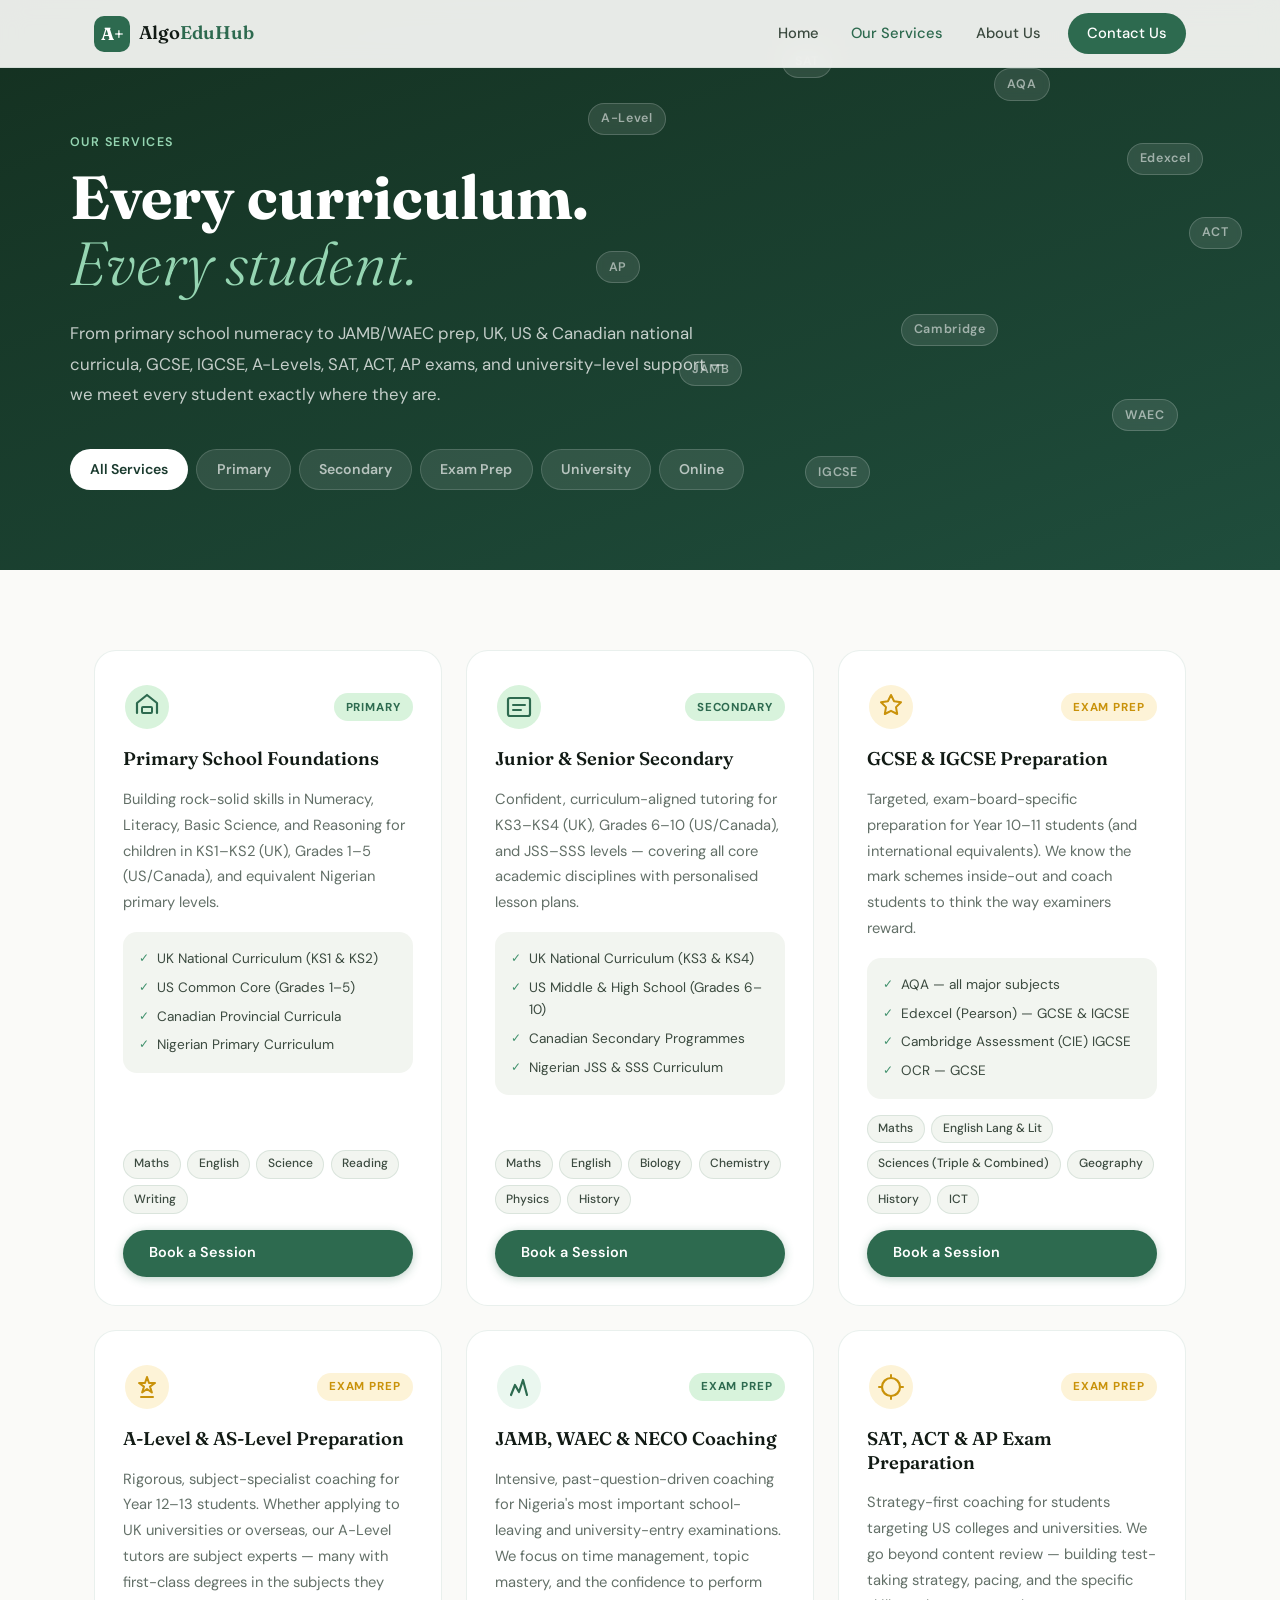
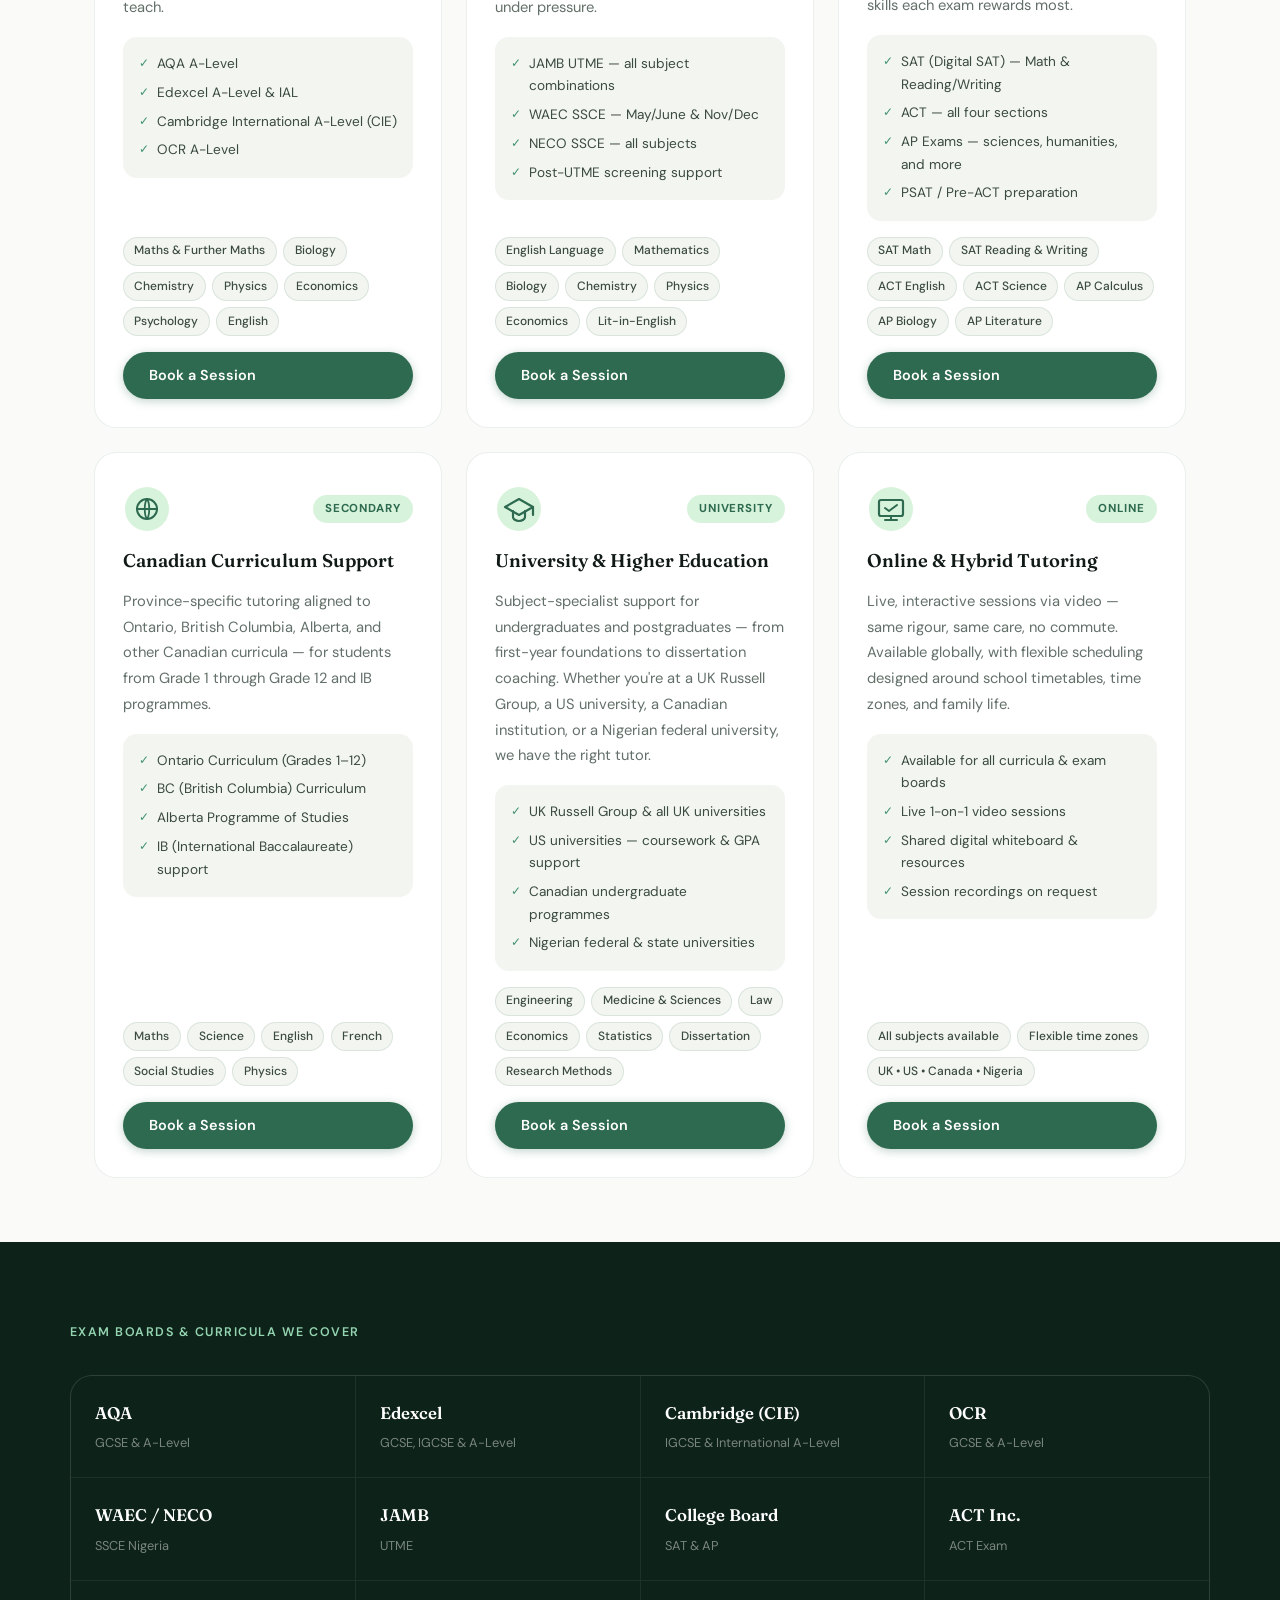
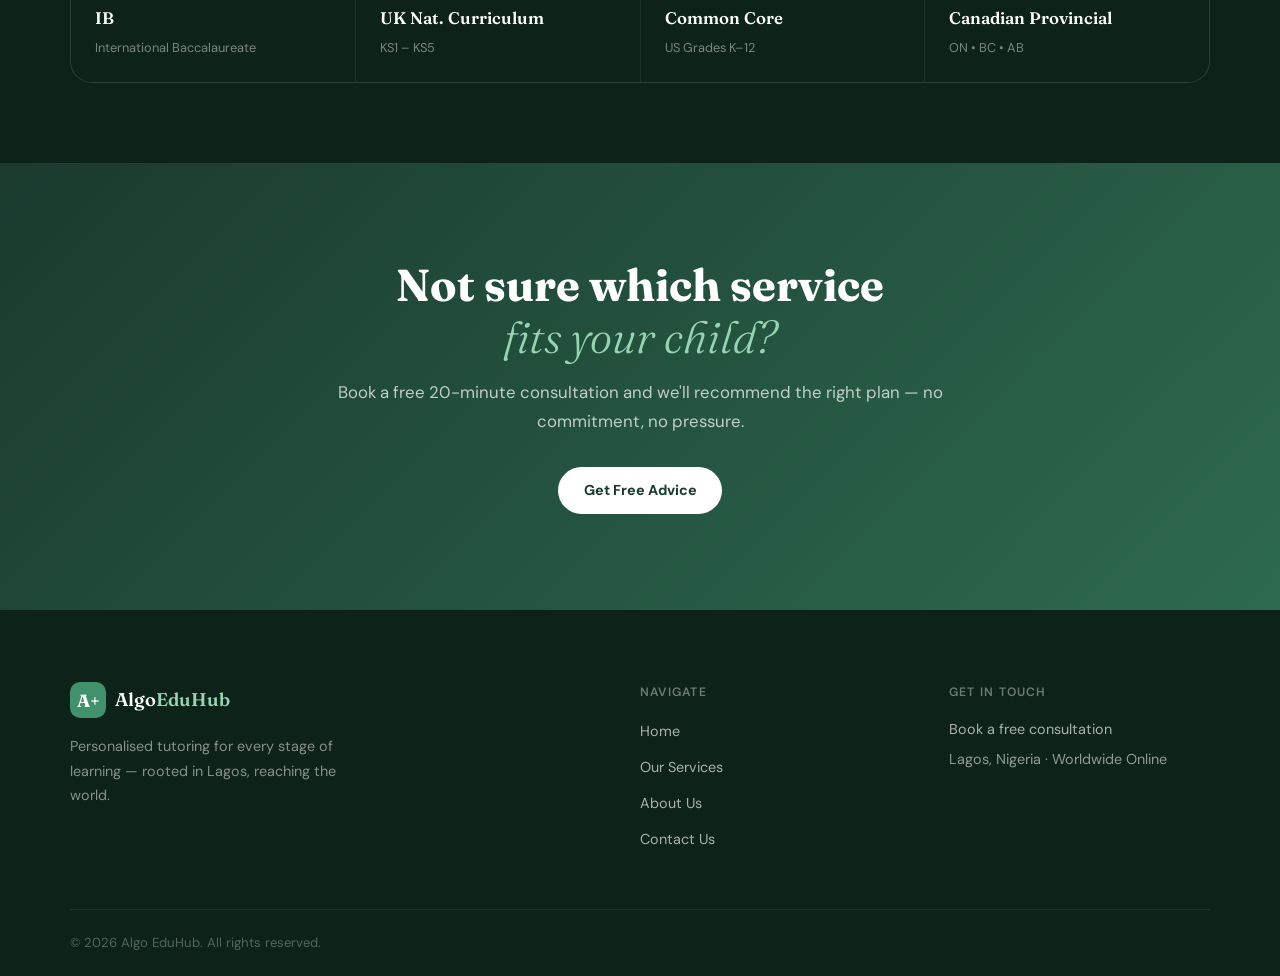
<file: services-page/services.html>
<!DOCTYPE html>
<html lang="en">
<head>
  <meta charset="UTF-8" />
  <meta name="viewport" content="width=device-width, initial-scale=1.0" />
  <title>Our Services — Algo EduHub</title>
  <link rel="preconnect" href="https://fonts.googleapis.com" />
  <link rel="preconnect" href="https://fonts.gstatic.com" crossorigin />
  <link href="https://fonts.googleapis.com/css2?family=Fraunces:ital,opsz,wght@0,9..144,300;0,9..144,600;0,9..144,700;1,9..144,400&family=DM+Sans:opsz,wght@9..40,400;9..40,500;9..40,600&display=swap" rel="stylesheet" />
  <link rel="stylesheet" href="services.css" />
</head>
<body>

  <!-- NAV -->
  <header class="nav" id="nav">
    <div class="nav__inner">
      <a href="https://www.aigoeduhub.com/" class="nav__logo">
        <span class="logo-mark">A+</span>
        <span class="logo-text">Algo<em>EduHub</em></span>
      </a>
      <button class="nav__burger" id="burger" aria-label="Open menu" aria-expanded="false">
        <span></span><span></span><span></span>
      </button>
      <nav class="nav__links" id="navLinks" aria-label="Main navigation">
        <a href="..//main-page/index.html" class="nav__link">Home</a>
        <a href="../services-page/services.html" class="nav__link active">Our Services</a>
        <a href="https://www.algoeduhub.com/about" class="nav__link">About Us</a>
        <a href="https://www.algoeduhub.com/contact" class="nav__link nav__link--cta">Contact Us</a>
      </nav>
    </div>
  </header>

  <main>

    <!-- PAGE HERO -->
    <section class="page-hero">
      <div class="page-hero__inner">
        <p class="eyebrow">Our Services</p>
        <h1>Every curriculum.<br /><em>Every student.</em></h1>
        <p class="hero-sub">
          From primary school numeracy to JAMB/WAEC prep, UK, US &amp; Canadian national curricula,
          GCSE, IGCSE, A-Levels, SAT, ACT, AP exams, and university-level support —
          we meet every student exactly where they are.
        </p>

        <!-- Filter tabs -->
        <div class="filter-tabs" id="filterTabs" role="tablist" aria-label="Filter services by category">
          <button class="tab active" data-filter="all" role="tab" aria-selected="true">All Services</button>
          <button class="tab" data-filter="primary" role="tab" aria-selected="false">Primary</button>
          <button class="tab" data-filter="secondary" role="tab" aria-selected="false">Secondary</button>
          <button class="tab" data-filter="exams" role="tab" aria-selected="false">Exam Prep</button>
          <button class="tab" data-filter="university" role="tab" aria-selected="false">University</button>
          <button class="tab" data-filter="online" role="tab" aria-selected="false">Online</button>
        </div>
      </div>

      <!-- Floating curriculum badges -->
      <ul class="badge-cloud" aria-hidden="true">
        <li class="badge b1">AQA</li>
        <li class="badge b2">Edexcel</li>
        <li class="badge b3">Cambridge</li>
        <li class="badge b4">WAEC</li>
        <li class="badge b5">SAT</li>
        <li class="badge b6">ACT</li>
        <li class="badge b7">IGCSE</li>
        <li class="badge b8">A-Level</li>
        <li class="badge b9">JAMB</li>
        <li class="badge b10">AP</li>
      </ul>
    </section>

    <!-- SERVICES GRID -->
    <section class="services-section">
      <div class="services-grid" id="servicesGrid">

        <!-- 1. Primary -->
        <article class="scard reveal" data-category="primary">
          <div class="scard__top">
            <div class="scard__icon">
              <svg viewBox="0 0 48 48" fill="none" xmlns="http://www.w3.org/2000/svg">
                <circle cx="24" cy="24" r="22" fill="var(--accent-pale)"/>
                <path d="M14 30V20l10-8 10 8v10" stroke="var(--accent)" stroke-width="2.2" stroke-linecap="round" stroke-linejoin="round"/>
                <rect x="19" y="24" width="10" height="6" rx="1" stroke="var(--accent)" stroke-width="2"/>
              </svg>
            </div>
            <span class="scard__tag">Primary</span>
          </div>
          <h2>Primary School Foundations</h2>
          <p class="scard__desc">Building rock-solid skills in Numeracy, Literacy, Basic Science, and Reasoning for children in KS1–KS2 (UK), Grades 1–5 (US/Canada), and equivalent Nigerian primary levels.</p>
          <ul class="scard__curricula">
            <li>UK National Curriculum (KS1 &amp; KS2)</li>
            <li>US Common Core (Grades 1–5)</li>
            <li>Canadian Provincial Curricula</li>
            <li>Nigerian Primary Curriculum</li>
          </ul>
          <div class="scard__subjects">
            <span>Maths</span><span>English</span><span>Science</span><span>Reading</span><span>Writing</span>
          </div>
          <a href="https://www.algoeduhub.com/contact" class="btn btn--primary">Book a Session</a>
        </article>

        <!-- 2. Secondary / GCSE -->
        <article class="scard reveal" data-category="secondary">
          <div class="scard__top">
            <div class="scard__icon">
              <svg viewBox="0 0 48 48" fill="none" xmlns="http://www.w3.org/2000/svg">
                <circle cx="24" cy="24" r="22" fill="var(--accent-pale)"/>
                <rect x="13" y="15" width="22" height="18" rx="2" stroke="var(--accent)" stroke-width="2.2"/>
                <path d="M18 22h12M18 27h8" stroke="var(--accent)" stroke-width="2" stroke-linecap="round"/>
              </svg>
            </div>
            <span class="scard__tag">Secondary</span>
          </div>
          <h2>Junior &amp; Senior Secondary</h2>
          <p class="scard__desc">Confident, curriculum-aligned tutoring for KS3–KS4 (UK), Grades 6–10 (US/Canada), and JSS–SSS levels — covering all core academic disciplines with personalised lesson plans.</p>
          <ul class="scard__curricula">
            <li>UK National Curriculum (KS3 &amp; KS4)</li>
            <li>US Middle &amp; High School (Grades 6–10)</li>
            <li>Canadian Secondary Programmes</li>
            <li>Nigerian JSS &amp; SSS Curriculum</li>
          </ul>
          <div class="scard__subjects">
            <span>Maths</span><span>English</span><span>Biology</span><span>Chemistry</span><span>Physics</span><span>History</span>
          </div>
          <a href="https://www.algoeduhub.com/contact" class="btn btn--primary">Book a Session</a>
        </article>

        <!-- 3. GCSE / IGCSE -->
        <article class="scard reveal" data-category="exams">
          <div class="scard__top">
            <div class="scard__icon">
              <svg viewBox="0 0 48 48" fill="none" xmlns="http://www.w3.org/2000/svg">
                <circle cx="24" cy="24" r="22" fill="var(--gold-pale)"/>
                <path d="M24 12l3.09 6.26L34 19.27l-5 4.87 1.18 6.86L24 27.77l-6.18 3.23L19 24.14l-5-4.87 6.91-1.01L24 12z" stroke="var(--gold)" stroke-width="2" stroke-linejoin="round" fill="none"/>
              </svg>
            </div>
            <span class="scard__tag scard__tag--gold">Exam Prep</span>
          </div>
          <h2>GCSE &amp; IGCSE Preparation</h2>
          <p class="scard__desc">Targeted, exam-board-specific preparation for Year 10–11 students (and international equivalents). We know the mark schemes inside-out and coach students to think the way examiners reward.</p>
          <ul class="scard__curricula">
            <li>AQA — all major subjects</li>
            <li>Edexcel (Pearson) — GCSE &amp; IGCSE</li>
            <li>Cambridge Assessment (CIE) IGCSE</li>
            <li>OCR — GCSE</li>
          </ul>
          <div class="scard__subjects">
            <span>Maths</span><span>English Lang &amp; Lit</span><span>Sciences (Triple &amp; Combined)</span><span>Geography</span><span>History</span><span>ICT</span>
          </div>
          <a href="https://www.algoeduhub.com/contact" class="btn btn--primary">Book a Session</a>
        </article>

        <!-- 4. A-Level -->
        <article class="scard reveal" data-category="exams">
          <div class="scard__top">
            <div class="scard__icon">
              <svg viewBox="0 0 48 48" fill="none" xmlns="http://www.w3.org/2000/svg">
                <circle cx="24" cy="24" r="22" fill="var(--gold-pale)"/>
                <path d="M24 14l2 6h6l-5 3.6 1.9 5.9L24 26l-4.9 3.5 1.9-5.9L16 20h6z" stroke="var(--gold)" stroke-width="2" stroke-linejoin="round" fill="none"/>
                <path d="M18 34h12" stroke="var(--gold)" stroke-width="2" stroke-linecap="round"/>
              </svg>
            </div>
            <span class="scard__tag scard__tag--gold">Exam Prep</span>
          </div>
          <h2>A-Level &amp; AS-Level Preparation</h2>
          <p class="scard__desc">Rigorous, subject-specialist coaching for Year 12–13 students. Whether applying to UK universities or overseas, our A-Level tutors are subject experts — many with first-class degrees in the subjects they teach.</p>
          <ul class="scard__curricula">
            <li>AQA A-Level</li>
            <li>Edexcel A-Level &amp; IAL</li>
            <li>Cambridge International A-Level (CIE)</li>
            <li>OCR A-Level</li>
          </ul>
          <div class="scard__subjects">
            <span>Maths &amp; Further Maths</span><span>Biology</span><span>Chemistry</span><span>Physics</span><span>Economics</span><span>Psychology</span><span>English</span>
          </div>
          <a href="https://www.algoeduhub.com/contact" class="btn btn--primary">Book a Session</a>
        </article>

        <!-- 5. JAMB / WAEC / NECO -->
        <article class="scard reveal" data-category="exams">
          <div class="scard__top">
            <div class="scard__icon">
              <svg viewBox="0 0 48 48" fill="none" xmlns="http://www.w3.org/2000/svg">
                <circle cx="24" cy="24" r="22" fill="var(--green-pale)"/>
                <path d="M16 32l4-10 4 7 4-12 4 15" stroke="var(--accent)" stroke-width="2.2" stroke-linecap="round" stroke-linejoin="round" fill="none"/>
              </svg>
            </div>
            <span class="scard__tag">Exam Prep</span>
          </div>
          <h2>JAMB, WAEC &amp; NECO Coaching</h2>
          <p class="scard__desc">Intensive, past-question-driven coaching for Nigeria's most important school-leaving and university-entry examinations. We focus on time management, topic mastery, and the confidence to perform under pressure.</p>
          <ul class="scard__curricula">
            <li>JAMB UTME — all subject combinations</li>
            <li>WAEC SSCE — May/June &amp; Nov/Dec</li>
            <li>NECO SSCE — all subjects</li>
            <li>Post-UTME screening support</li>
          </ul>
          <div class="scard__subjects">
            <span>English Language</span><span>Mathematics</span><span>Biology</span><span>Chemistry</span><span>Physics</span><span>Economics</span><span>Lit-in-English</span>
          </div>
          <a href="https://www.algoeduhub.com/contact" class="btn btn--primary">Book a Session</a>
        </article>

        <!-- 6. SAT / ACT / AP -->
        <article class="scard reveal" data-category="exams">
          <div class="scard__top">
            <div class="scard__icon">
              <svg viewBox="0 0 48 48" fill="none" xmlns="http://www.w3.org/2000/svg">
                <circle cx="24" cy="24" r="22" fill="var(--gold-pale)"/>
                <circle cx="24" cy="24" r="9" stroke="var(--gold)" stroke-width="2.2"/>
                <path d="M24 15V12M24 36v-3M15 24h-3M36 24h-3" stroke="var(--gold)" stroke-width="2" stroke-linecap="round"/>
              </svg>
            </div>
            <span class="scard__tag scard__tag--gold">Exam Prep</span>
          </div>
          <h2>SAT, ACT &amp; AP Exam Preparation</h2>
          <p class="scard__desc">Strategy-first coaching for students targeting US colleges and universities. We go beyond content review — building test-taking strategy, pacing, and the specific skills each exam rewards most.</p>
          <ul class="scard__curricula">
            <li>SAT (Digital SAT) — Math &amp; Reading/Writing</li>
            <li>ACT — all four sections</li>
            <li>AP Exams — sciences, humanities, and more</li>
            <li>PSAT / Pre-ACT preparation</li>
          </ul>
          <div class="scard__subjects">
            <span>SAT Math</span><span>SAT Reading &amp; Writing</span><span>ACT English</span><span>ACT Science</span><span>AP Calculus</span><span>AP Biology</span><span>AP Literature</span>
          </div>
          <a href="https://www.algoeduhub.com/contact" class="btn btn--primary">Book a Session</a>
        </article>

        <!-- 7. Canadian Curriculum -->
        <article class="scard reveal" data-category="secondary">
          <div class="scard__top">
            <div class="scard__icon">
              <svg viewBox="0 0 48 48" fill="none" xmlns="http://www.w3.org/2000/svg">
                <circle cx="24" cy="24" r="22" fill="var(--accent-pale)"/>
                <path d="M24 14c-5.523 0-10 4.477-10 10s4.477 10 10 10 10-4.477 10-10S29.523 14 24 14z" stroke="var(--accent)" stroke-width="2"/>
                <path d="M14 24h20M24 14c-3 4-3 16 0 20M24 14c3 4 3 16 0 20" stroke="var(--accent)" stroke-width="1.8" stroke-linecap="round"/>
              </svg>
            </div>
            <span class="scard__tag">Secondary</span>
          </div>
          <h2>Canadian Curriculum Support</h2>
          <p class="scard__desc">Province-specific tutoring aligned to Ontario, British Columbia, Alberta, and other Canadian curricula — for students from Grade 1 through Grade 12 and IB programmes.</p>
          <ul class="scard__curricula">
            <li>Ontario Curriculum (Grades 1–12)</li>
            <li>BC (British Columbia) Curriculum</li>
            <li>Alberta Programme of Studies</li>
            <li>IB (International Baccalaureate) support</li>
          </ul>
          <div class="scard__subjects">
            <span>Maths</span><span>Science</span><span>English</span><span>French</span><span>Social Studies</span><span>Physics</span>
          </div>
          <a href="https://www.algoeduhub.com/contact" class="btn btn--primary">Book a Session</a>
        </article>

        <!-- 8. University -->
        <article class="scard reveal" data-category="university">
          <div class="scard__top">
            <div class="scard__icon">
              <svg viewBox="0 0 48 48" fill="none" xmlns="http://www.w3.org/2000/svg">
                <circle cx="24" cy="24" r="22" fill="var(--accent-pale)"/>
                <path d="M10 22l14-8 14 8-14 8-14-8z" stroke="var(--accent)" stroke-width="2.2" stroke-linejoin="round"/>
                <path d="M18 26v6c0 2 2.686 4 6 4s6-2 6-4v-6" stroke="var(--accent)" stroke-width="2.2" stroke-linecap="round"/>
                <path d="M38 22v8" stroke="var(--accent)" stroke-width="2.2" stroke-linecap="round"/>
              </svg>
            </div>
            <span class="scard__tag">University</span>
          </div>
          <h2>University &amp; Higher Education</h2>
          <p class="scard__desc">Subject-specialist support for undergraduates and postgraduates — from first-year foundations to dissertation coaching. Whether you're at a UK Russell Group, a US university, a Canadian institution, or a Nigerian federal university, we have the right tutor.</p>
          <ul class="scard__curricula">
            <li>UK Russell Group &amp; all UK universities</li>
            <li>US universities — coursework &amp; GPA support</li>
            <li>Canadian undergraduate programmes</li>
            <li>Nigerian federal &amp; state universities</li>
          </ul>
          <div class="scard__subjects">
            <span>Engineering</span><span>Medicine &amp; Sciences</span><span>Law</span><span>Economics</span><span>Statistics</span><span>Dissertation</span><span>Research Methods</span>
          </div>
          <a href="https://www.algoeduhub.com/contact" class="btn btn--primary">Book a Session</a>
        </article>

        <!-- 9. Online / Hybrid -->
        <article class="scard reveal" data-category="online">
          <div class="scard__top">
            <div class="scard__icon">
              <svg viewBox="0 0 48 48" fill="none" xmlns="http://www.w3.org/2000/svg">
                <circle cx="24" cy="24" r="22" fill="var(--accent-pale)"/>
                <rect x="12" y="15" width="24" height="16" rx="2" stroke="var(--accent)" stroke-width="2.2"/>
                <path d="M18 35h12M24 31v4" stroke="var(--accent)" stroke-width="2" stroke-linecap="round"/>
                <path d="M18 23l4 3 8-6" stroke="var(--accent)" stroke-width="2" stroke-linecap="round" stroke-linejoin="round"/>
              </svg>
            </div>
            <span class="scard__tag">Online</span>
          </div>
          <h2>Online &amp; Hybrid Tutoring</h2>
          <p class="scard__desc">Live, interactive sessions via video — same rigour, same care, no commute. Available globally, with flexible scheduling designed around school timetables, time zones, and family life.</p>
          <ul class="scard__curricula">
            <li>Available for all curricula &amp; exam boards</li>
            <li>Live 1-on-1 video sessions</li>
            <li>Shared digital whiteboard &amp; resources</li>
            <li>Session recordings on request</li>
          </ul>
          <div class="scard__subjects">
            <span>All subjects available</span><span>Flexible time zones</span><span>UK • US • Canada • Nigeria</span>
          </div>
          <a href="https://www.algoeduhub.com/contact" class="btn btn--primary">Book a Session</a>
        </article>

      </div>

      <!-- Empty state -->
      <div class="empty-state" id="emptyState" hidden>
        <p>No services match this filter. <button class="reset-link" id="resetFilter">Show all services.</button></p>
      </div>
    </section>

    <!-- EXAM BOARD STRIP -->
    <section class="boards-strip">
      <div class="boards-strip__inner">
        <p class="eyebrow">Exam Boards &amp; Curricula We Cover</p>
        <div class="boards-grid">
          <div class="board-item"><span class="board-name">AQA</span><span class="board-desc">GCSE &amp; A-Level</span></div>
          <div class="board-item"><span class="board-name">Edexcel</span><span class="board-desc">GCSE, IGCSE &amp; A-Level</span></div>
          <div class="board-item"><span class="board-name">Cambridge (CIE)</span><span class="board-desc">IGCSE &amp; International A-Level</span></div>
          <div class="board-item"><span class="board-name">OCR</span><span class="board-desc">GCSE &amp; A-Level</span></div>
          <div class="board-item"><span class="board-name">WAEC / NECO</span><span class="board-desc">SSCE Nigeria</span></div>
          <div class="board-item"><span class="board-name">JAMB</span><span class="board-desc">UTME</span></div>
          <div class="board-item"><span class="board-name">College Board</span><span class="board-desc">SAT &amp; AP</span></div>
          <div class="board-item"><span class="board-name">ACT Inc.</span><span class="board-desc">ACT Exam</span></div>
          <div class="board-item"><span class="board-name">IB</span><span class="board-desc">International Baccalaureate</span></div>
          <div class="board-item"><span class="board-name">UK Nat. Curriculum</span><span class="board-desc">KS1 – KS5</span></div>
          <div class="board-item"><span class="board-name">Common Core</span><span class="board-desc">US Grades K–12</span></div>
          <div class="board-item"><span class="board-name">Canadian Provincial</span><span class="board-desc">ON • BC • AB</span></div>
        </div>
      </div>
    </section>

    <!-- CTA -->
    <section class="cta-banner">
      <div class="cta-banner__inner">
        <h2>Not sure which service<br /><em>fits your child?</em></h2>
        <p>Book a free 20-minute consultation and we'll recommend the right plan — no commitment, no pressure.</p>
        <a href="https://www.algoeduhub.com/contact" class="btn btn--light">Get Free Advice</a>
      </div>
    </section>

  </main>

  <!-- FOOTER -->
  <footer class="footer">
    <div class="footer__inner">
      <div class="footer__brand">
        <a href="https://www.algoeduhub.com/" class="nav__logo">
          <span class="logo-mark">A+</span>
          <span class="logo-text">Algo<em>EduHub</em></span>
        </a>
        <p>Personalised tutoring for every stage of learning — rooted in Lagos, reaching the world.</p>
      </div>
      <nav class="footer__nav" aria-label="Footer navigation">
        <h4>Navigate</h4>
        <ul>
          <li><a href="https://www.algoeduhub.com/">Home</a></li>
          <li><a href="../services-page/services.html">Our Services</a></li>
          <li><a href="https://www.algoeduhub.com/about">About Us</a></li>
          <li><a href="https://www.algoeduhub.com/contact">Contact Us</a></li>
        </ul>
      </nav>
      <div class="footer__contact">
        <h4>Get In Touch</h4>
        <p><a href="https://www.algoeduhub.com/contact">Book a free consultation</a></p>
        <p>Lagos, Nigeria · Worldwide Online</p>
      </div>
    </div>
    <div class="footer__bottom">
      <p>© <span id="year"></span> Algo EduHub. All rights reserved.</p>
    </div>
  </footer>

  <script src="services.js"></script>
</body>
</html>
</file>
<file: styles.css>
/* =============================================
   DELPHI EDUHUB — style.css
   Palette: Forest Green + Warm Ivory + Soft Gold
   Type: Fraunces (display) + DM Sans (body)
   ============================================= */

/* ---- TOKENS ---- */
:root {
  --green-900: #0d2218;
  --green-800: #143020;
  --green-700: #1a3a2e;
  --green-600: #1f4d3c;
  --green-500: #2d6a4f;
  --green-400: #40916c;
  --green-200: #95d5b2;

  --accent:      #2d6a4f;
  --accent-mid:  #40916c;
  --accent-pale: #d8f3dc;

  --gold:        #d4a017;
  --gold-pale:   #fdf3d7;

  --ink:         #111a14;
  --ink-mid:     #3b4a3f;
  --ink-soft:    #637068;

  --surface:     #fafaf8;
  --surface-alt: #f2f5f0;
  --white:       #ffffff;

  --font-display: 'Fraunces', Georgia, serif;
  --font-body:    'DM Sans', system-ui, sans-serif;

  --radius-sm:  6px;
  --radius-md:  14px;
  --radius-lg:  24px;

  --shadow-sm:  0 1px 4px rgba(13,34,24,0.07);
  --shadow-md:  0 4px 20px rgba(13,34,24,0.10);
  --shadow-lg:  0 12px 40px rgba(13,34,24,0.14);

  --max-w: 1120px;
  --nav-h: 68px;
}

/* ---- RESET ---- */
*, *::before, *::after { box-sizing: border-box; margin: 0; padding: 0; }
html { scroll-behavior: smooth; -webkit-text-size-adjust: 100%; }
body {
  font-family: var(--font-body);
  background: var(--surface);
  color: var(--ink);
  line-height: 1.65;
  font-size: 16px;
  overflow-x: hidden;
}
img, svg { display: block; max-width: 100%; }
a { color: inherit; text-decoration: none; }
ul, ol { list-style: none; }
button { cursor: pointer; border: none; background: none; font: inherit; }

/* ---- UTILITIES ---- */
.eyebrow {
  font-family: var(--font-body);
  font-size: 0.78rem;
  font-weight: 600;
  letter-spacing: 0.12em;
  text-transform: uppercase;
  color: var(--accent-mid);
  margin-bottom: 0.75rem;
}

.section-header {
  text-align: center;
  max-width: 640px;
  margin: 0 auto 4rem;
}
.section-header h2 {
  font-family: var(--font-display);
  font-size: clamp(2rem, 4vw, 2.8rem);
  font-weight: 700;
  line-height: 1.15;
  color: var(--ink);
}
.section-header h2 em {
  font-style: italic;
  font-weight: 300;
  color: var(--green-500);
}
.section-sub {
  margin-top: 1rem;
  color: var(--ink-soft);
  font-size: 1.05rem;
  line-height: 1.7;
}

/* ---- BUTTONS ---- */
.btn {
  display: inline-flex;
  align-items: center;
  gap: 0.5rem;
  padding: 0.8rem 1.8rem;
  border-radius: 100px;
  font-size: 0.95rem;
  font-weight: 600;
  transition: transform 0.18s, box-shadow 0.18s, background 0.18s;
}
.btn:focus-visible { outline: 3px solid var(--gold); outline-offset: 3px; }
.btn--primary {
  background: var(--green-500);
  color: var(--white);
  box-shadow: 0 2px 10px rgba(45,106,79,0.35);
}
.btn--primary:hover { background: var(--green-600); transform: translateY(-1px); box-shadow: 0 6px 18px rgba(45,106,79,0.35); }
.btn--ghost {
  background: transparent;
  color: var(--ink);
  border: 1.5px solid rgba(20,48,32,0.22);
}
.btn--ghost:hover { border-color: var(--green-500); color: var(--green-500); }
.btn--light {
  background: var(--white);
  color: var(--green-700);
  font-weight: 700;
}
.btn--light:hover { background: var(--gold-pale); transform: translateY(-1px); }

/* ===== NAVIGATION ===== */
.nav {
  position: fixed;
  top: 0; left: 0; right: 0;
  z-index: 100;
  height: var(--nav-h);
  background: rgba(250,250,248,0.92);
  backdrop-filter: blur(12px);
  -webkit-backdrop-filter: blur(12px);
  border-bottom: 1px solid rgba(45,106,79,0.10);
  transition: box-shadow 0.25s;
}
.nav.scrolled { box-shadow: var(--shadow-md); }
.nav__inner {
  max-width: var(--max-w);
  margin: 0 auto;
  padding: 0 1.5rem;
  height: 100%;
  display: flex;
  align-items: center;
  justify-content: space-between;
}
.nav__logo {
  display: flex;
  align-items: center;
  gap: 0.55rem;
  text-decoration: none;
}
.logo-mark {
  width: 36px; height: 36px;
  background: var(--green-500);
  color: var(--white);
  border-radius: 10px;
  display: grid;
  place-items: center;
  font-family: var(--font-display);
  font-size: 1.1rem;
  font-weight: 700;
  flex-shrink: 0;
}
.logo-text {
  font-family: var(--font-display);
  font-size: 1.15rem;
  font-weight: 600;
  color: var(--ink);
  line-height: 1;
}
.logo-text em {
  font-style: normal;
  color: var(--green-500);
}
.nav__links {
  display: flex;
  align-items: center;
  gap: 0.25rem;
}
.nav__link {
  font-size: 0.92rem;
  font-weight: 500;
  color: var(--ink-mid);
  padding: 0.45rem 0.9rem;
  border-radius: 100px;
  transition: color 0.15s, background 0.15s;
}
.nav__link:hover, .nav__link.active { color: var(--green-500); }
.nav__link--cta {
  background: var(--green-500);
  color: var(--white) !important;
  padding: 0.5rem 1.2rem;
  margin-left: 0.5rem;
}
.nav__link--cta:hover { background: var(--green-600); }

/* Burger */
.nav__burger {
  display: none;
  flex-direction: column;
  gap: 5px;
  padding: 6px;
}
.nav__burger span {
  display: block;
  width: 24px; height: 2px;
  background: var(--ink);
  border-radius: 2px;
  transition: transform 0.25s, opacity 0.25s;
}
.nav__burger.open span:nth-child(1) { transform: translateY(7px) rotate(45deg); }
.nav__burger.open span:nth-child(2) { opacity: 0; }
.nav__burger.open span:nth-child(3) { transform: translateY(-7px) rotate(-45deg); }

/* ===== HERO ===== */
.hero {
  min-height: 100svh;
  padding: calc(var(--nav-h) + 4rem) 1.5rem 5rem;
  max-width: var(--max-w);
  margin: 0 auto;
  display: grid;
  grid-template-columns: 1fr 1fr;
  align-items: center;
  gap: 3rem;
  position: relative;
}
.hero__bg-shapes {
  position: absolute;
  inset: 0;
  pointer-events: none;
  overflow: hidden;
  z-index: -1;
}
.shape {
  position: absolute;
  border-radius: 50%;
  filter: blur(60px);
  opacity: 0.35;
}
.shape--a { width: 500px; height: 500px; background: var(--accent-pale); top: -80px; right: -100px; }
.shape--b { width: 300px; height: 300px; background: var(--gold-pale); bottom: 60px; left: -80px; }
.shape--c { width: 200px; height: 200px; background: var(--green-200); top: 40%; left: 40%; opacity: 0.2; }

.hero__eyebrow {
  font-size: 0.78rem;
  font-weight: 600;
  letter-spacing: 0.12em;
  text-transform: uppercase;
  color: var(--accent-mid);
  margin-bottom: 1.25rem;
}
.hero__headline {
  font-family: var(--font-display);
  font-size: clamp(2.6rem, 5.5vw, 4rem);
  font-weight: 700;
  line-height: 1.1;
  color: var(--ink);
  margin-bottom: 1.5rem;
}
.hero__headline em {
  font-style: italic;
  font-weight: 300;
  color: var(--green-500);
}
.hero__sub {
  font-size: 1.1rem;
  color: var(--ink-soft);
  max-width: 480px;
  line-height: 1.75;
  margin-bottom: 2.25rem;
}
.hero__actions { display: flex; gap: 1rem; flex-wrap: wrap; }

/* Hero visual */
.hero__visual {
  position: relative;
  display: flex;
  align-items: center;
  justify-content: center;
}
.chalkboard {
  width: 100%;
  max-width: 320px;
  border-radius: var(--radius-lg);
  box-shadow: var(--shadow-lg);
  overflow: hidden;
}
.chalkboard svg { width: 100%; }

.stat-card {
  position: absolute;
  background: var(--white);
  border-radius: var(--radius-md);
  padding: 0.85rem 1.2rem;
  box-shadow: var(--shadow-md);
  display: flex;
  flex-direction: column;
  gap: 2px;
}
.stat-card__num {
  font-family: var(--font-display);
  font-size: 1.7rem;
  font-weight: 700;
  color: var(--green-500);
  line-height: 1;
}
.stat-card__label {
  font-size: 0.75rem;
  font-weight: 500;
  color: var(--ink-soft);
}
.stat-card--a { top: 12%; left: -8%; }
.stat-card--b { bottom: 14%; right: -8%; }

/* ===== TRUST BAR ===== */
.trust-bar {
  background: var(--green-700);
  color: var(--white);
  padding: 1.1rem 1.5rem;
}
.trust-bar__inner {
  max-width: var(--max-w);
  margin: 0 auto;
  display: flex;
  flex-wrap: wrap;
  align-items: center;
  gap: 0.75rem 1.5rem;
  font-size: 0.88rem;
}
.trust-bar__inner > span {
  opacity: 0.75;
  font-weight: 500;
  white-space: nowrap;
}
.trust-bar__list {
  display: flex;
  flex-wrap: wrap;
  gap: 0.4rem 1.2rem;
}
.trust-bar__list li {
  font-weight: 600;
  letter-spacing: 0.02em;
  position: relative;
}
.trust-bar__list li:not(:last-child)::after {
  content: '·';
  position: absolute;
  right: -0.7rem;
  opacity: 0.4;
}

/* ===== SERVICES ===== */
.services {
  padding: 7rem 1.5rem;
  max-width: var(--max-w);
  margin: 0 auto;
}
.services__grid {
  display: grid;
  grid-template-columns: repeat(2, 1fr);
  gap: 1.5rem;
  margin-bottom: 3rem;
}
.service-card {
  background: var(--white);
  border: 1px solid rgba(45,106,79,0.10);
  border-radius: var(--radius-lg);
  padding: 2.25rem 2rem;
  transition: transform 0.22s, box-shadow 0.22s, border-color 0.22s;
  position: relative;
  overflow: hidden;
}
.service-card::before {
  content: '';
  position: absolute;
  top: 0; left: 0; right: 0;
  height: 3px;
  background: linear-gradient(90deg, var(--green-500), var(--green-200));
  opacity: 0;
  transition: opacity 0.22s;
}
.service-card:hover { transform: translateY(-4px); box-shadow: var(--shadow-lg); border-color: transparent; }
.service-card:hover::before { opacity: 1; }
.service-card__icon { width: 48px; height: 48px; margin-bottom: 1.25rem; }
.service-card h3 {
  font-family: var(--font-display);
  font-size: 1.2rem;
  font-weight: 600;
  margin-bottom: 0.65rem;
  color: var(--ink);
}
.service-card p {
  font-size: 0.94rem;
  color: var(--ink-soft);
  line-height: 1.7;
  margin-bottom: 1.25rem;
}
.card-link {
  font-size: 0.88rem;
  font-weight: 600;
  color: var(--green-500);
  transition: gap 0.15s;
}
.card-link:hover { text-decoration: underline; }
.services__cta { text-align: center; }

/* ===== HOW IT WORKS ===== */
.how-it-works {
  background: var(--surface-alt);
  padding: 7rem 1.5rem;
}
.how-it-works .section-header {
  max-width: var(--max-w);
  margin-left: auto;
  margin-right: auto;
}
.steps {
  max-width: 880px;
  margin: 0 auto;
  display: flex;
  align-items: flex-start;
  gap: 0;
}
.step {
  flex: 1;
  display: flex;
  flex-direction: column;
  align-items: center;
  text-align: center;
  gap: 1rem;
}
.step__num {
  width: 52px; height: 52px;
  border-radius: 50%;
  background: var(--green-500);
  color: var(--white);
  font-family: var(--font-display);
  font-size: 1.3rem;
  font-weight: 700;
  display: grid;
  place-items: center;
  flex-shrink: 0;
  box-shadow: 0 4px 16px rgba(45,106,79,0.30);
}
.step__body h3 {
  font-family: var(--font-display);
  font-size: 1.05rem;
  font-weight: 600;
  color: var(--ink);
  margin-bottom: 0.45rem;
}
.step__body p {
  font-size: 0.92rem;
  color: var(--ink-soft);
  line-height: 1.7;
}
.step__connector {
  flex: 0 0 60px;
  height: 2px;
  background: linear-gradient(90deg, var(--green-400), var(--green-200));
  margin-top: 25px;
  align-self: flex-start;
}

/* ===== TESTIMONIALS ===== */
.testimonials {
  padding: 7rem 1.5rem;
  max-width: var(--max-w);
  margin: 0 auto;
  overflow: hidden;
}
.testimonials__track {
  display: flex;
  gap: 1.5rem;
  transition: transform 0.45s cubic-bezier(0.4, 0, 0.2, 1);
}
.testimonial {
  flex: 0 0 100%;
  background: var(--white);
  border: 1px solid rgba(45,106,79,0.10);
  border-radius: var(--radius-lg);
  padding: 2.5rem 2.5rem;
  box-shadow: var(--shadow-sm);
}
.testimonial p {
  font-family: var(--font-display);
  font-size: clamp(1.1rem, 2.2vw, 1.35rem);
  font-weight: 300;
  font-style: italic;
  color: var(--ink);
  line-height: 1.65;
  margin-bottom: 1.5rem;
}
.testimonial p::before { content: '\201C'; font-size: 1.4em; line-height: 0; vertical-align: -0.3em; color: var(--green-200); margin-right: 2px; }
.testimonial p::after  { content: '\201D'; font-size: 1.4em; line-height: 0; vertical-align: -0.3em; color: var(--green-200); margin-left: 2px; }
.testimonial footer {
  font-size: 0.85rem;
  font-weight: 600;
  color: var(--ink-soft);
  font-style: normal;
}
.testimonials__dots {
  display: flex;
  justify-content: center;
  gap: 0.6rem;
  margin-top: 2rem;
}
.dot {
  width: 8px; height: 8px;
  border-radius: 50%;
  background: var(--green-200);
  transition: background 0.2s, transform 0.2s;
}
.dot.active { background: var(--green-500); transform: scale(1.35); }

/* ===== CTA BANNER ===== */
.cta-banner {
  background: linear-gradient(135deg, var(--green-800) 0%, var(--green-600) 100%);
  padding: 7rem 1.5rem;
}
.cta-banner__inner {
  max-width: 680px;
  margin: 0 auto;
  text-align: center;
}
.cta-banner h2 {
  font-family: var(--font-display);
  font-size: clamp(2rem, 4.5vw, 3rem);
  font-weight: 700;
  color: var(--white);
  line-height: 1.15;
  margin-bottom: 1rem;
}
.cta-banner h2 em {
  font-style: italic;
  font-weight: 300;
  color: var(--green-200);
}
.cta-banner p {
  color: rgba(255,255,255,0.75);
  font-size: 1.05rem;
  margin-bottom: 2.25rem;
  line-height: 1.7;
}

/* ===== FOOTER ===== */
.footer {
  background: var(--green-900);
  color: rgba(255,255,255,0.80);
  padding: 5rem 1.5rem 0;
}
.footer__inner {
  max-width: var(--max-w);
  margin: 0 auto;
  display: grid;
  grid-template-columns: 2fr 1fr 1fr;
  gap: 3rem;
  padding-bottom: 4rem;
  border-bottom: 1px solid rgba(255,255,255,0.08);
}
.footer .nav__logo .logo-mark { background: var(--green-400); }
.footer .logo-text { color: var(--white); }
.footer .logo-text em { color: var(--green-200); }
.footer__brand p {
  margin-top: 1rem;
  font-size: 0.9rem;
  color: rgba(255,255,255,0.55);
  line-height: 1.7;
  max-width: 280px;
}
.footer__nav h4,
.footer__contact h4 {
  font-size: 0.78rem;
  font-weight: 600;
  letter-spacing: 0.10em;
  text-transform: uppercase;
  color: rgba(255,255,255,0.50);
  margin-bottom: 1rem;
}
.footer__nav ul { display: flex; flex-direction: column; gap: 0.6rem; }
.footer__nav a {
  font-size: 0.92rem;
  color: rgba(255,255,255,0.70);
  transition: color 0.15s;
}
.footer__nav a:hover { color: var(--white); }
.footer__contact p {
  font-size: 0.92rem;
  color: rgba(255,255,255,0.70);
  margin-bottom: 0.5rem;
}
.footer__contact a { color: rgba(255,255,255,0.70); transition: color 0.15s; }
.footer__contact a:hover { color: var(--white); }
.footer__socials {
  display: flex;
  gap: 0.75rem;
  margin-top: 1.25rem;
}
.footer__socials a {
  width: 36px; height: 36px;
  background: rgba(255,255,255,0.08);
  border-radius: 50%;
  display: grid;
  place-items: center;
  color: rgba(255,255,255,0.60);
  transition: background 0.15s, color 0.15s;
}
.footer__socials a:hover { background: var(--green-500); color: var(--white); }
.footer__socials svg { width: 16px; height: 16px; }
.footer__bottom {
  max-width: var(--max-w);
  margin: 0 auto;
  padding: 1.5rem 0;
  font-size: 0.82rem;
  color: rgba(255,255,255,0.35);
}

/* ===== SCROLL ANIMATIONS ===== */
.reveal {
  opacity: 0;
  transform: translateY(28px);
  transition: opacity 0.6s ease, transform 0.6s ease;
}
.reveal.visible {
  opacity: 1;
  transform: none;
}

/* ===== RESPONSIVE ===== */
@media (max-width: 900px) {
  .hero {
    grid-template-columns: 1fr;
    min-height: auto;
    padding-top: calc(var(--nav-h) + 2.5rem);
    text-align: center;
  }
  .hero__sub { margin-left: auto; margin-right: auto; }
  .hero__actions { justify-content: center; }
  .hero__visual { margin-top: 2rem; }
  .stat-card--a { left: 0; }
  .stat-card--b { right: 0; }

  .services__grid { grid-template-columns: 1fr; }

  .steps { flex-direction: column; align-items: center; }
  .step__connector { width: 2px; height: 40px; background: linear-gradient(180deg, var(--green-400), var(--green-200)); margin-top: 0; }

  .footer__inner { grid-template-columns: 1fr 1fr; }
  .footer__brand { grid-column: 1 / -1; }
}

@media (max-width: 640px) {
  .nav__links {
    display: none;
    flex-direction: column;
    align-items: stretch;
    position: fixed;
    top: var(--nav-h);
    left: 0; right: 0;
    background: var(--surface);
    border-bottom: 1px solid rgba(45,106,79,0.10);
    padding: 1.25rem 1.5rem;
    gap: 0.25rem;
    box-shadow: var(--shadow-md);
  }
  .nav__links.open { display: flex; }
  .nav__link { padding: 0.65rem 1rem; border-radius: var(--radius-sm); }
  .nav__link--cta { text-align: center; margin-left: 0; margin-top: 0.5rem; }
  .nav__burger { display: flex; }

  .hero__headline { font-size: 2.2rem; }

  .testimonial { padding: 1.75rem 1.5rem; }

  .footer__inner { grid-template-columns: 1fr; }
}

@media (prefers-reduced-motion: reduce) {
  .reveal { opacity: 1; transform: none; transition: none; }
  .btn, .service-card, .nav__links, .testimonials__track { transition: none; }
  html { scroll-behavior: auto; }
}
</file>
<file: main-page/styles.css>
/* =============================================
   DELPHI EDUHUB — style.css
   Palette: Forest Green + Warm Ivory + Soft Gold
   Type: Fraunces (display) + DM Sans (body)
   ============================================= */

/* ---- TOKENS ---- */
:root {
  --green-900: #0d2218;
  --green-800: #143020;
  --green-700: #1a3a2e;
  --green-600: #1f4d3c;
  --green-500: #2d6a4f;
  --green-400: #40916c;
  --green-200: #95d5b2;

  --accent:      #2d6a4f;
  --accent-mid:  #40916c;
  --accent-pale: #d8f3dc;

  --gold:        #d4a017;
  --gold-pale:   #fdf3d7;

  --ink:         #111a14;
  --ink-mid:     #3b4a3f;
  --ink-soft:    #637068;

  --surface:     #fafaf8;
  --surface-alt: #f2f5f0;
  --white:       #ffffff;

  --font-display: 'Fraunces', Georgia, serif;
  --font-body:    'DM Sans', system-ui, sans-serif;

  --radius-sm:  6px;
  --radius-md:  14px;
  --radius-lg:  24px;

  --shadow-sm:  0 1px 4px rgba(13,34,24,0.07);
  --shadow-md:  0 4px 20px rgba(13,34,24,0.10);
  --shadow-lg:  0 12px 40px rgba(13,34,24,0.14);

  --max-w: 1120px;
  --nav-h: 68px;
}

/* ---- RESET ---- */
*, *::before, *::after { box-sizing: border-box; margin: 0; padding: 0; }
html { scroll-behavior: smooth; -webkit-text-size-adjust: 100%; }
body {
  font-family: var(--font-body);
  background: var(--surface);
  color: var(--ink);
  line-height: 1.65;
  font-size: 16px;
  overflow-x: hidden;
}
img, svg { display: block; max-width: 100%; }
a { color: inherit; text-decoration: none; }
ul, ol { list-style: none; }
button { cursor: pointer; border: none; background: none; font: inherit; }

/* ---- UTILITIES ---- */
.eyebrow {
  font-family: var(--font-body);
  font-size: 0.78rem;
  font-weight: 600;
  letter-spacing: 0.12em;
  text-transform: uppercase;
  color: var(--accent-mid);
  margin-bottom: 0.75rem;
}

.section-header {
  text-align: center;
  max-width: 640px;
  margin: 0 auto 4rem;
}
.section-header h2 {
  font-family: var(--font-display);
  font-size: clamp(2rem, 4vw, 2.8rem);
  font-weight: 700;
  line-height: 1.15;
  color: var(--ink);
}
.section-header h2 em {
  font-style: italic;
  font-weight: 300;
  color: var(--green-500);
}
.section-sub {
  margin-top: 1rem;
  color: var(--ink-soft);
  font-size: 1.05rem;
  line-height: 1.7;
}

/* ---- BUTTONS ---- */
.btn {
  display: inline-flex;
  align-items: center;
  gap: 0.5rem;
  padding: 0.8rem 1.8rem;
  border-radius: 100px;
  font-size: 0.95rem;
  font-weight: 600;
  transition: transform 0.18s, box-shadow 0.18s, background 0.18s;
}
.btn:focus-visible { outline: 3px solid var(--gold); outline-offset: 3px; }
.btn--primary {
  background: var(--green-500);
  color: var(--white);
  box-shadow: 0 2px 10px rgba(45,106,79,0.35);
}
.btn--primary:hover { background: var(--green-600); transform: translateY(-1px); box-shadow: 0 6px 18px rgba(45,106,79,0.35); }
.btn--ghost {
  background: transparent;
  color: var(--ink);
  border: 1.5px solid rgba(20,48,32,0.22);
}
.btn--ghost:hover { border-color: var(--green-500); color: var(--green-500); }
.btn--light {
  background: var(--white);
  color: var(--green-700);
  font-weight: 700;
}
.btn--light:hover { background: var(--gold-pale); transform: translateY(-1px); }

/* ===== NAVIGATION ===== */
.nav {
  position: fixed;
  top: 0; left: 0; right: 0;
  z-index: 100;
  height: var(--nav-h);
  background: rgba(250,250,248,0.92);
  backdrop-filter: blur(12px);
  -webkit-backdrop-filter: blur(12px);
  border-bottom: 1px solid rgba(45,106,79,0.10);
  transition: box-shadow 0.25s;
}
.nav.scrolled { box-shadow: var(--shadow-md); }
.nav__inner {
  max-width: var(--max-w);
  margin: 0 auto;
  padding: 0 1.5rem;
  height: 100%;
  display: flex;
  align-items: center;
  justify-content: space-between;
}
.nav__logo {
  display: flex;
  align-items: center;
  gap: 0.55rem;
  text-decoration: none;
}
.logo-mark {
  width: 36px; height: 36px;
  background: var(--green-500);
  color: var(--white);
  border-radius: 10px;
  display: grid;
  place-items: center;
  font-family: var(--font-display);
  font-size: 1.1rem;
  font-weight: 700;
  flex-shrink: 0;
}
.logo-text {
  font-family: var(--font-display);
  font-size: 1.15rem;
  font-weight: 600;
  color: var(--ink);
  line-height: 1;
}
.logo-text em {
  font-style: normal;
  color: var(--green-500);
}
.nav__links {
  display: flex;
  align-items: center;
  gap: 0.25rem;
}
.nav__link {
  font-size: 0.92rem;
  font-weight: 500;
  color: var(--ink-mid);
  padding: 0.45rem 0.9rem;
  border-radius: 100px;
  transition: color 0.15s, background 0.15s;
}
.nav__link:hover, .nav__link.active { color: var(--green-500); }
.nav__link--cta {
  background: var(--green-500);
  color: var(--white) !important;
  padding: 0.5rem 1.2rem;
  margin-left: 0.5rem;
}
.nav__link--cta:hover { background: var(--green-600); }

/* Burger */
.nav__burger {
  display: none;
  flex-direction: column;
  gap: 5px;
  padding: 6px;
}
.nav__burger span {
  display: block;
  width: 24px; height: 2px;
  background: var(--ink);
  border-radius: 2px;
  transition: transform 0.25s, opacity 0.25s;
}
.nav__burger.open span:nth-child(1) { transform: translateY(7px) rotate(45deg); }
.nav__burger.open span:nth-child(2) { opacity: 0; }
.nav__burger.open span:nth-child(3) { transform: translateY(-7px) rotate(-45deg); }

/* ===== HERO ===== */
.hero {
  min-height: 100svh;
  padding: calc(var(--nav-h) + 4rem) 1.5rem 5rem;
  max-width: var(--max-w);
  margin: 0 auto;
  display: grid;
  grid-template-columns: 1fr 1fr;
  align-items: center;
  gap: 3rem;
  position: relative;
}
.hero__bg-shapes {
  position: absolute;
  inset: 0;
  pointer-events: none;
  overflow: hidden;
  z-index: -1;
}
.shape {
  position: absolute;
  border-radius: 50%;
  filter: blur(60px);
  opacity: 0.35;
}
.shape--a { width: 500px; height: 500px; background: var(--accent-pale); top: -80px; right: -100px; }
.shape--b { width: 300px; height: 300px; background: var(--gold-pale); bottom: 60px; left: -80px; }
.shape--c { width: 200px; height: 200px; background: var(--green-200); top: 40%; left: 40%; opacity: 0.2; }

.hero__eyebrow {
  font-size: 0.78rem;
  font-weight: 600;
  letter-spacing: 0.12em;
  text-transform: uppercase;
  color: var(--accent-mid);
  margin-bottom: 1.25rem;
}
.hero__headline {
  font-family: var(--font-display);
  font-size: clamp(2.6rem, 5.5vw, 4rem);
  font-weight: 700;
  line-height: 1.1;
  color: var(--ink);
  margin-bottom: 1.5rem;
}
.hero__headline em {
  font-style: italic;
  font-weight: 300;
  color: var(--green-500);
}
.hero__sub {
  font-size: 1.1rem;
  color: var(--ink-soft);
  max-width: 480px;
  line-height: 1.75;
  margin-bottom: 2.25rem;
}
.hero__actions { display: flex; gap: 1rem; flex-wrap: wrap; }

/* Hero visual */
.hero__visual {
  position: relative;
  display: flex;
  align-items: center;
  justify-content: center;
}
.chalkboard {
  width: 100%;
  max-width: 320px;
  border-radius: var(--radius-lg);
  box-shadow: var(--shadow-lg);
  overflow: hidden;
}
.chalkboard svg { width: 100%; }

.stat-card {
  position: absolute;
  background: var(--white);
  border-radius: var(--radius-md);
  padding: 0.85rem 1.2rem;
  box-shadow: var(--shadow-md);
  display: flex;
  flex-direction: column;
  gap: 2px;
}
.stat-card__num {
  font-family: var(--font-display);
  font-size: 1.7rem;
  font-weight: 700;
  color: var(--green-500);
  line-height: 1;
}
.stat-card__label {
  font-size: 0.75rem;
  font-weight: 500;
  color: var(--ink-soft);
}
.stat-card--a { top: 12%; left: -8%; }
.stat-card--b { bottom: 14%; right: -8%; }

/* ===== TRUST BAR ===== */
.trust-bar {
  background: var(--green-700);
  color: var(--white);
  padding: 1.1rem 1.5rem;
}
.trust-bar__inner {
  max-width: var(--max-w);
  margin: 0 auto;
  display: flex;
  flex-wrap: wrap;
  align-items: center;
  gap: 0.75rem 1.5rem;
  font-size: 0.88rem;
}
.trust-bar__inner > span {
  opacity: 0.75;
  font-weight: 500;
  white-space: nowrap;
}
.trust-bar__list {
  display: flex;
  flex-wrap: wrap;
  gap: 0.4rem 1.2rem;
}
.trust-bar__list li {
  font-weight: 600;
  letter-spacing: 0.02em;
  position: relative;
}
.trust-bar__list li:not(:last-child)::after {
  content: '·';
  position: absolute;
  right: -0.7rem;
  opacity: 0.4;
}

/* ===== SERVICES ===== */
.services {
  padding: 7rem 1.5rem;
  max-width: var(--max-w);
  margin: 0 auto;
}
.services__grid {
  display: grid;
  grid-template-columns: repeat(2, 1fr);
  gap: 1.5rem;
  margin-bottom: 3rem;
}
.service-card {
  background: var(--white);
  border: 1px solid rgba(45,106,79,0.10);
  border-radius: var(--radius-lg);
  padding: 2.25rem 2rem;
  transition: transform 0.22s, box-shadow 0.22s, border-color 0.22s;
  position: relative;
  overflow: hidden;
}
.service-card::before {
  content: '';
  position: absolute;
  top: 0; left: 0; right: 0;
  height: 3px;
  background: linear-gradient(90deg, var(--green-500), var(--green-200));
  opacity: 0;
  transition: opacity 0.22s;
}
.service-card:hover { transform: translateY(-4px); box-shadow: var(--shadow-lg); border-color: transparent; }
.service-card:hover::before { opacity: 1; }
.service-card__icon { width: 48px; height: 48px; margin-bottom: 1.25rem; }
.service-card h3 {
  font-family: var(--font-display);
  font-size: 1.2rem;
  font-weight: 600;
  margin-bottom: 0.65rem;
  color: var(--ink);
}
.service-card p {
  font-size: 0.94rem;
  color: var(--ink-soft);
  line-height: 1.7;
  margin-bottom: 1.25rem;
}
.card-link {
  font-size: 0.88rem;
  font-weight: 600;
  color: var(--green-500);
  transition: gap 0.15s;
}
.card-link:hover { text-decoration: underline; }
.services__cta { text-align: center; }

/* ===== HOW IT WORKS ===== */
.how-it-works {
  background: var(--surface-alt);
  padding: 7rem 1.5rem;
}
.how-it-works .section-header {
  max-width: var(--max-w);
  margin-left: auto;
  margin-right: auto;
}
.steps {
  max-width: 880px;
  margin: 0 auto;
  display: flex;
  align-items: flex-start;
  gap: 0;
}
.step {
  flex: 1;
  display: flex;
  flex-direction: column;
  align-items: center;
  text-align: center;
  gap: 1rem;
}
.step__num {
  width: 52px; height: 52px;
  border-radius: 50%;
  background: var(--green-500);
  color: var(--white);
  font-family: var(--font-display);
  font-size: 1.3rem;
  font-weight: 700;
  display: grid;
  place-items: center;
  flex-shrink: 0;
  box-shadow: 0 4px 16px rgba(45,106,79,0.30);
}
.step__body h3 {
  font-family: var(--font-display);
  font-size: 1.05rem;
  font-weight: 600;
  color: var(--ink);
  margin-bottom: 0.45rem;
}
.step__body p {
  font-size: 0.92rem;
  color: var(--ink-soft);
  line-height: 1.7;
}
.step__connector {
  flex: 0 0 60px;
  height: 2px;
  background: linear-gradient(90deg, var(--green-400), var(--green-200));
  margin-top: 25px;
  align-self: flex-start;
}

/* ===== TESTIMONIALS ===== */
.testimonials {
  padding: 7rem 1.5rem;
  max-width: var(--max-w);
  margin: 0 auto;
  overflow: hidden;
}
.testimonials__track {
  display: flex;
  gap: 1.5rem;
  transition: transform 0.45s cubic-bezier(0.4, 0, 0.2, 1);
}
.testimonial {
  flex: 0 0 100%;
  background: var(--white);
  border: 1px solid rgba(45,106,79,0.10);
  border-radius: var(--radius-lg);
  padding: 2.5rem 2.5rem;
  box-shadow: var(--shadow-sm);
}
.testimonial p {
  font-family: var(--font-display);
  font-size: clamp(1.1rem, 2.2vw, 1.35rem);
  font-weight: 300;
  font-style: italic;
  color: var(--ink);
  line-height: 1.65;
  margin-bottom: 1.5rem;
}
.testimonial p::before { content: '\201C'; font-size: 1.4em; line-height: 0; vertical-align: -0.3em; color: var(--green-200); margin-right: 2px; }
.testimonial p::after  { content: '\201D'; font-size: 1.4em; line-height: 0; vertical-align: -0.3em; color: var(--green-200); margin-left: 2px; }
.testimonial footer {
  font-size: 0.85rem;
  font-weight: 600;
  color: var(--ink-soft);
  font-style: normal;
}
.testimonials__dots {
  display: flex;
  justify-content: center;
  gap: 0.6rem;
  margin-top: 2rem;
}
.dot {
  width: 8px; height: 8px;
  border-radius: 50%;
  background: var(--green-200);
  transition: background 0.2s, transform 0.2s;
}
.dot.active { background: var(--green-500); transform: scale(1.35); }

/* ===== CTA BANNER ===== */
.cta-banner {
  background: linear-gradient(135deg, var(--green-800) 0%, var(--green-600) 100%);
  padding: 7rem 1.5rem;
}
.cta-banner__inner {
  max-width: 680px;
  margin: 0 auto;
  text-align: center;
}
.cta-banner h2 {
  font-family: var(--font-display);
  font-size: clamp(2rem, 4.5vw, 3rem);
  font-weight: 700;
  color: var(--white);
  line-height: 1.15;
  margin-bottom: 1rem;
}
.cta-banner h2 em {
  font-style: italic;
  font-weight: 300;
  color: var(--green-200);
}
.cta-banner p {
  color: rgba(255,255,255,0.75);
  font-size: 1.05rem;
  margin-bottom: 2.25rem;
  line-height: 1.7;
}

/* ===== FOOTER ===== */
.footer {
  background: var(--green-900);
  color: rgba(255,255,255,0.80);
  padding: 5rem 1.5rem 0;
}
.footer__inner {
  max-width: var(--max-w);
  margin: 0 auto;
  display: grid;
  grid-template-columns: 2fr 1fr 1fr;
  gap: 3rem;
  padding-bottom: 4rem;
  border-bottom: 1px solid rgba(255,255,255,0.08);
}
.footer .nav__logo .logo-mark { background: var(--green-400); }
.footer .logo-text { color: var(--white); }
.footer .logo-text em { color: var(--green-200); }
.footer__brand p {
  margin-top: 1rem;
  font-size: 0.9rem;
  color: rgba(255,255,255,0.55);
  line-height: 1.7;
  max-width: 280px;
}
.footer__nav h4,
.footer__contact h4 {
  font-size: 0.78rem;
  font-weight: 600;
  letter-spacing: 0.10em;
  text-transform: uppercase;
  color: rgba(255,255,255,0.50);
  margin-bottom: 1rem;
}
.footer__nav ul { display: flex; flex-direction: column; gap: 0.6rem; }
.footer__nav a {
  font-size: 0.92rem;
  color: rgba(255,255,255,0.70);
  transition: color 0.15s;
}
.footer__nav a:hover { color: var(--white); }
.footer__contact p {
  font-size: 0.92rem;
  color: rgba(255,255,255,0.70);
  margin-bottom: 0.5rem;
}
.footer__contact a { color: rgba(255,255,255,0.70); transition: color 0.15s; }
.footer__contact a:hover { color: var(--white); }
.footer__socials {
  display: flex;
  gap: 0.75rem;
  margin-top: 1.25rem;
}
.footer__socials a {
  width: 36px; height: 36px;
  background: rgba(255,255,255,0.08);
  border-radius: 50%;
  display: grid;
  place-items: center;
  color: rgba(255,255,255,0.60);
  transition: background 0.15s, color 0.15s;
}
.footer__socials a:hover { background: var(--green-500); color: var(--white); }
.footer__socials svg { width: 16px; height: 16px; }
.footer__bottom {
  max-width: var(--max-w);
  margin: 0 auto;
  padding: 1.5rem 0;
  font-size: 0.82rem;
  color: rgba(255,255,255,0.35);
}

/* ===== SCROLL ANIMATIONS ===== */
.reveal {
  opacity: 0;
  transform: translateY(28px);
  transition: opacity 0.6s ease, transform 0.6s ease;
}
.reveal.visible {
  opacity: 1;
  transform: none;
}

/* ===== RESPONSIVE ===== */
@media (max-width: 900px) {
  .hero {
    grid-template-columns: 1fr;
    min-height: auto;
    padding-top: calc(var(--nav-h) + 2.5rem);
    text-align: center;
  }
  .hero__sub { margin-left: auto; margin-right: auto; }
  .hero__actions { justify-content: center; }
  .hero__visual { margin-top: 2rem; }
  .stat-card--a { left: 0; }
  .stat-card--b { right: 0; }

  .services__grid { grid-template-columns: 1fr; }

  .steps { flex-direction: column; align-items: center; }
  .step__connector { width: 2px; height: 40px; background: linear-gradient(180deg, var(--green-400), var(--green-200)); margin-top: 0; }

  .footer__inner { grid-template-columns: 1fr 1fr; }
  .footer__brand { grid-column: 1 / -1; }
}

@media (max-width: 640px) {
  .nav__links {
    display: none;
    flex-direction: column;
    align-items: stretch;
    position: fixed;
    top: var(--nav-h);
    left: 0; right: 0;
    background: var(--surface);
    border-bottom: 1px solid rgba(45,106,79,0.10);
    padding: 1.25rem 1.5rem;
    gap: 0.25rem;
    box-shadow: var(--shadow-md);
  }
  .nav__links.open { display: flex; }
  .nav__link { padding: 0.65rem 1rem; border-radius: var(--radius-sm); }
  .nav__link--cta { text-align: center; margin-left: 0; margin-top: 0.5rem; }
  .nav__burger { display: flex; }

  .hero__headline { font-size: 2.2rem; }

  .testimonial { padding: 1.75rem 1.5rem; }

  .footer__inner { grid-template-columns: 1fr; }
}

@media (prefers-reduced-motion: reduce) {
  .reveal { opacity: 1; transform: none; transition: none; }
  .btn, .service-card, .nav__links, .testimonials__track { transition: none; }
  html { scroll-behavior: auto; }
}
</file>
<file: services.css>
/* =============================================
   DELPHI EDUHUB — services.css
   Consistent with index/style.css token system
   ============================================= */

/* ---- TOKENS ---- */
:root {
  --green-900: #0d2218;
  --green-800: #143020;
  --green-700: #1a3a2e;
  --green-600: #1f4d3c;
  --green-500: #2d6a4f;
  --green-400: #40916c;
  --green-200: #95d5b2;

  --accent:       #2d6a4f;
  --accent-mid:   #40916c;
  --accent-pale:  #d8f3dc;
  --green-pale:   #eaf7ef;

  --gold:         #c9920a;
  --gold-pale:    #fdf3d7;
  --gold-mid:     #e6a817;

  --ink:          #111a14;
  --ink-mid:      #3b4a3f;
  --ink-soft:     #637068;

  --surface:      #fafaf8;
  --surface-alt:  #f2f5f0;
  --white:        #ffffff;

  --font-display: 'Fraunces', Georgia, serif;
  --font-body:    'DM Sans', system-ui, sans-serif;

  --radius-sm:  6px;
  --radius-md:  14px;
  --radius-lg:  22px;
  --radius-xl:  32px;

  --shadow-sm:  0 1px 4px rgba(13,34,24,0.07);
  --shadow-md:  0 4px 20px rgba(13,34,24,0.10);
  --shadow-lg:  0 12px 40px rgba(13,34,24,0.14);

  --max-w: 1140px;
  --nav-h: 68px;
}

/* ---- RESET ---- */
*, *::before, *::after { box-sizing: border-box; margin: 0; padding: 0; }
html { scroll-behavior: smooth; -webkit-text-size-adjust: 100%; }
body {
  font-family: var(--font-body);
  background: var(--surface);
  color: var(--ink);
  line-height: 1.65;
  font-size: 16px;
  overflow-x: hidden;
}
img, svg { display: block; max-width: 100%; }
a { color: inherit; text-decoration: none; }
ul { list-style: none; }
button { cursor: pointer; border: none; background: none; font: inherit; }

/* ---- EYEBROW ---- */
.eyebrow {
  font-size: 0.78rem;
  font-weight: 600;
  letter-spacing: 0.12em;
  text-transform: uppercase;
  color: var(--accent-mid);
  margin-bottom: 0.75rem;
}

/* ---- BUTTONS ---- */
.btn {
  display: inline-flex;
  align-items: center;
  padding: 0.72rem 1.6rem;
  border-radius: 100px;
  font-size: 0.9rem;
  font-weight: 600;
  transition: transform 0.18s, box-shadow 0.18s, background 0.18s;
}
.btn:focus-visible { outline: 3px solid var(--gold); outline-offset: 3px; }
.btn--primary {
  background: var(--green-500);
  color: var(--white);
  box-shadow: 0 2px 10px rgba(45,106,79,0.30);
}
.btn--primary:hover { background: var(--green-600); transform: translateY(-1px); box-shadow: 0 6px 18px rgba(45,106,79,0.30); }
.btn--light {
  background: var(--white);
  color: var(--green-700);
  font-weight: 700;
}
.btn--light:hover { background: var(--gold-pale); transform: translateY(-1px); }

/* ===== NAVIGATION ===== */
.nav {
  position: fixed;
  top: 0; left: 0; right: 0;
  z-index: 100;
  height: var(--nav-h);
  background: rgba(250,250,248,0.92);
  backdrop-filter: blur(12px);
  -webkit-backdrop-filter: blur(12px);
  border-bottom: 1px solid rgba(45,106,79,0.10);
  transition: box-shadow 0.25s;
}
.nav.scrolled { box-shadow: var(--shadow-md); }
.nav__inner {
  max-width: var(--max-w);
  margin: 0 auto;
  padding: 0 1.5rem;
  height: 100%;
  display: flex;
  align-items: center;
  justify-content: space-between;
}
.nav__logo {
  display: flex;
  align-items: center;
  gap: 0.55rem;
}
.logo-mark {
  width: 36px; height: 36px;
  background: var(--green-500);
  color: var(--white);
  border-radius: 10px;
  display: grid;
  place-items: center;
  font-family: var(--font-display);
  font-size: 1.1rem;
  font-weight: 700;
  flex-shrink: 0;
}
.logo-text {
  font-family: var(--font-display);
  font-size: 1.15rem;
  font-weight: 600;
  color: var(--ink);
}
.logo-text em { font-style: normal; color: var(--green-500); }

.nav__links {
  display: flex;
  align-items: center;
  gap: 0.25rem;
}
.nav__link {
  font-size: 0.92rem;
  font-weight: 500;
  color: var(--ink-mid);
  padding: 0.45rem 0.9rem;
  border-radius: 100px;
  transition: color 0.15s, background 0.15s;
}
.nav__link:hover, .nav__link.active { color: var(--green-500); }
.nav__link--cta {
  background: var(--green-500);
  color: var(--white) !important;
  padding: 0.5rem 1.2rem;
  margin-left: 0.5rem;
}
.nav__link--cta:hover { background: var(--green-600); }

.nav__burger {
  display: none;
  flex-direction: column;
  gap: 5px;
  padding: 6px;
}
.nav__burger span {
  display: block;
  width: 24px; height: 2px;
  background: var(--ink);
  border-radius: 2px;
  transition: transform 0.25s, opacity 0.25s;
}
.nav__burger.open span:nth-child(1) { transform: translateY(7px) rotate(45deg); }
.nav__burger.open span:nth-child(2) { opacity: 0; }
.nav__burger.open span:nth-child(3) { transform: translateY(-7px) rotate(-45deg); }

/* ===== PAGE HERO ===== */
.page-hero {
  background: linear-gradient(160deg, var(--green-800) 0%, var(--green-600) 100%);
  padding: calc(var(--nav-h) + 4rem) 1.5rem 5rem;
  position: relative;
  overflow: hidden;
}
.page-hero__inner {
  max-width: var(--max-w);
  margin: 0 auto;
  position: relative;
  z-index: 1;
}
.page-hero .eyebrow { color: var(--green-200); }

.page-hero h1 {
  font-family: var(--font-display);
  font-size: clamp(2.4rem, 5vw, 3.8rem);
  font-weight: 700;
  color: var(--white);
  line-height: 1.1;
  margin-bottom: 1.25rem;
}
.page-hero h1 em {
  font-style: italic;
  font-weight: 300;
  color: var(--green-200);
}
.hero-sub {
  font-size: 1.05rem;
  color: rgba(255,255,255,0.75);
  max-width: 680px;
  line-height: 1.8;
  margin-bottom: 2.5rem;
}

/* Filter tabs */
.filter-tabs {
  display: flex;
  flex-wrap: wrap;
  gap: 0.5rem;
}
.tab {
  padding: 0.5rem 1.2rem;
  border-radius: 100px;
  font-size: 0.88rem;
  font-weight: 600;
  color: rgba(255,255,255,0.65);
  background: rgba(255,255,255,0.10);
  border: 1.5px solid rgba(255,255,255,0.15);
  transition: background 0.18s, color 0.18s, border-color 0.18s;
}
.tab:hover { background: rgba(255,255,255,0.18); color: var(--white); }
.tab.active {
  background: var(--white);
  color: var(--green-700);
  border-color: transparent;
}
.tab:focus-visible { outline: 3px solid var(--gold); outline-offset: 3px; }

/* Floating badges */
.badge-cloud {
  position: absolute;
  inset: 0;
  pointer-events: none;
  list-style: none;
}
.badge {
  position: absolute;
  background: rgba(255,255,255,0.10);
  border: 1px solid rgba(255,255,255,0.18);
  color: rgba(255,255,255,0.55);
  font-size: 0.78rem;
  font-weight: 600;
  letter-spacing: 0.05em;
  padding: 0.3rem 0.75rem;
  border-radius: 100px;
  backdrop-filter: blur(4px);
  animation: floatBadge 3s ease-in-out infinite;
}
/* Position each badge */
.b1  { top: 12%; right: 18%; animation-delay: 0s; }
.b2  { top: 25%; right: 6%;  animation-delay: 0.8s; }
.b3  { top: 55%; right: 22%; animation-delay: 1.4s; }
.b4  { top: 70%; right: 8%;  animation-delay: 2s; }
.b5  { top: 8%;  right: 35%; animation-delay: 0.4s; }
.b6  { top: 38%; right: 3%;  animation-delay: 1.8s; }
.b7  { top: 80%; right: 32%; animation-delay: 2.4s; }
.b8  { top: 18%; right: 48%; animation-delay: 1.1s; }
.b9  { top: 62%; right: 42%; animation-delay: 0.6s; }
.b10 { top: 44%; right: 50%; animation-delay: 1.6s; }

@keyframes floatBadge {
  0%, 100% { transform: translateY(0); }
  50%       { transform: translateY(-8px); }
}

/* ===== SERVICES SECTION ===== */
.services-section {
  max-width: var(--max-w);
  margin: 0 auto;
  padding: 5rem 1.5rem 4rem;
}

.services-grid {
  display: grid;
  grid-template-columns: repeat(3, 1fr);
  gap: 1.5rem;
}

/* Service Card */
.scard {
  background: var(--white);
  border: 1px solid rgba(45,106,79,0.10);
  border-radius: var(--radius-lg);
  padding: 2rem 1.75rem 1.75rem;
  display: flex;
  flex-direction: column;
  gap: 1rem;
  transition: transform 0.22s, box-shadow 0.22s, border-color 0.22s;
  position: relative;
  overflow: hidden;
}
.scard::after {
  content: '';
  position: absolute;
  top: 0; left: 0; right: 0;
  height: 3px;
  background: linear-gradient(90deg, var(--green-500), var(--green-200));
  transform: scaleX(0);
  transform-origin: left;
  transition: transform 0.25s ease;
}
.scard:hover { transform: translateY(-5px); box-shadow: var(--shadow-lg); border-color: transparent; }
.scard:hover::after { transform: scaleX(1); }

/* Hidden cards (filtered out) */
.scard.hidden {
  display: none;
}

.scard__top {
  display: flex;
  align-items: center;
  justify-content: space-between;
}
.scard__icon { width: 48px; height: 48px; flex-shrink: 0; }
.scard__icon svg { width: 100%; height: 100%; }

.scard__tag {
  font-size: 0.72rem;
  font-weight: 700;
  letter-spacing: 0.08em;
  text-transform: uppercase;
  background: var(--accent-pale);
  color: var(--accent);
  padding: 0.28rem 0.75rem;
  border-radius: 100px;
}
.scard__tag--gold {
  background: var(--gold-pale);
  color: var(--gold);
}

.scard h2 {
  font-family: var(--font-display);
  font-size: 1.15rem;
  font-weight: 600;
  color: var(--ink);
  line-height: 1.3;
}

.scard__desc {
  font-size: 0.92rem;
  color: var(--ink-soft);
  line-height: 1.75;
}

/* Curricula list */
.scard__curricula {
  display: flex;
  flex-direction: column;
  gap: 0.4rem;
  padding: 1rem 1rem;
  background: var(--surface-alt);
  border-radius: var(--radius-md);
  list-style: none;
}
.scard__curricula li {
  font-size: 0.85rem;
  color: var(--ink-mid);
  padding-left: 1.1rem;
  position: relative;
}
.scard__curricula li::before {
  content: '✓';
  position: absolute;
  left: 0;
  color: var(--accent-mid);
  font-size: 0.75rem;
  top: 1px;
}

/* Subject chips */
.scard__subjects {
  display: flex;
  flex-wrap: wrap;
  gap: 0.4rem;
  margin-top: auto;
}
.scard__subjects span {
  font-size: 0.75rem;
  font-weight: 500;
  color: var(--ink-mid);
  background: var(--surface-alt);
  border: 1px solid rgba(45,106,79,0.12);
  padding: 0.22rem 0.65rem;
  border-radius: 100px;
}

/* Empty state */
.empty-state {
  text-align: center;
  padding: 4rem 1.5rem;
  color: var(--ink-soft);
  font-size: 1rem;
}
.reset-link {
  color: var(--green-500);
  font-weight: 600;
  text-decoration: underline;
}
.reset-link:hover { color: var(--green-700); }

/* ===== EXAM BOARD STRIP ===== */
.boards-strip {
  background: var(--green-900);
  padding: 5rem 1.5rem;
}
.boards-strip__inner {
  max-width: var(--max-w);
  margin: 0 auto;
}
.boards-strip .eyebrow { color: var(--green-200); margin-bottom: 2rem; }

.boards-grid {
  display: grid;
  grid-template-columns: repeat(4, 1fr);
  gap: 1px;
  background: rgba(255,255,255,0.07);
  border: 1px solid rgba(255,255,255,0.07);
  border-radius: var(--radius-lg);
  overflow: hidden;
}
.board-item {
  display: flex;
  flex-direction: column;
  gap: 0.3rem;
  padding: 1.5rem 1.5rem;
  background: var(--green-900);
  transition: background 0.18s;
}
.board-item:hover { background: var(--green-800); }
.board-name {
  font-family: var(--font-display);
  font-size: 1.05rem;
  font-weight: 600;
  color: var(--white);
}
.board-desc {
  font-size: 0.8rem;
  color: rgba(255,255,255,0.45);
}

/* ===== CTA BANNER ===== */
.cta-banner {
  background: linear-gradient(135deg, var(--green-700) 0%, var(--green-500) 100%);
  padding: 6rem 1.5rem;
}
.cta-banner__inner {
  max-width: 640px;
  margin: 0 auto;
  text-align: center;
}
.cta-banner h2 {
  font-family: var(--font-display);
  font-size: clamp(1.9rem, 4vw, 2.8rem);
  font-weight: 700;
  color: var(--white);
  line-height: 1.15;
  margin-bottom: 1rem;
}
.cta-banner h2 em {
  font-style: italic;
  font-weight: 300;
  color: var(--green-200);
}
.cta-banner p {
  color: rgba(255,255,255,0.72);
  font-size: 1.05rem;
  margin-bottom: 2rem;
  line-height: 1.7;
}

/* ===== FOOTER ===== */
.footer {
  background: var(--green-900);
  color: rgba(255,255,255,0.80);
  padding: 4.5rem 1.5rem 0;
}
.footer__inner {
  max-width: var(--max-w);
  margin: 0 auto;
  display: grid;
  grid-template-columns: 2fr 1fr 1fr;
  gap: 3rem;
  padding-bottom: 3.5rem;
  border-bottom: 1px solid rgba(255,255,255,0.08);
}
.footer .logo-mark { background: var(--green-400); }
.footer .logo-text { color: var(--white); }
.footer .logo-text em { color: var(--green-200); }
.footer__brand p {
  margin-top: 1rem;
  font-size: 0.9rem;
  color: rgba(255,255,255,0.50);
  line-height: 1.7;
  max-width: 280px;
}
.footer__nav h4,
.footer__contact h4 {
  font-size: 0.76rem;
  font-weight: 600;
  letter-spacing: 0.10em;
  text-transform: uppercase;
  color: rgba(255,255,255,0.40);
  margin-bottom: 1rem;
}
.footer__nav ul { display: flex; flex-direction: column; gap: 0.6rem; }
.footer__nav a,
.footer__contact a {
  font-size: 0.9rem;
  color: rgba(255,255,255,0.65);
  transition: color 0.15s;
}
.footer__nav a:hover,
.footer__contact a:hover { color: var(--white); }
.footer__contact p { font-size: 0.9rem; color: rgba(255,255,255,0.55); margin-bottom: 0.4rem; }
.footer__bottom {
  max-width: var(--max-w);
  margin: 0 auto;
  padding: 1.4rem 0;
  font-size: 0.82rem;
  color: rgba(255,255,255,0.30);
}

/* ===== SCROLL REVEAL ===== */
.reveal {
  opacity: 0;
  transform: translateY(24px);
  transition: opacity 0.55s ease, transform 0.55s ease;
}
.reveal.visible {
  opacity: 1;
  transform: none;
}

/* ===== RESPONSIVE ===== */
@media (max-width: 1024px) {
  .services-grid { grid-template-columns: repeat(2, 1fr); }
  .boards-grid { grid-template-columns: repeat(3, 1fr); }
  .badge-cloud { display: none; }
}

@media (max-width: 720px) {
  .services-grid { grid-template-columns: 1fr; }
  .boards-grid { grid-template-columns: repeat(2, 1fr); }
  .footer__inner { grid-template-columns: 1fr; }
  .footer__brand { grid-column: 1; }
}

@media (max-width: 640px) {
  .nav__links {
    display: none;
    flex-direction: column;
    align-items: stretch;
    position: fixed;
    top: var(--nav-h);
    left: 0; right: 0;
    background: var(--surface);
    border-bottom: 1px solid rgba(45,106,79,0.10);
    padding: 1.25rem 1.5rem;
    gap: 0.25rem;
    box-shadow: var(--shadow-md);
  }
  .nav__links.open { display: flex; }
  .nav__link { padding: 0.65rem 1rem; border-radius: var(--radius-sm); }
  .nav__link--cta { text-align: center; margin-left: 0; margin-top: 0.5rem; }
  .nav__burger { display: flex; }

  .filter-tabs { gap: 0.4rem; }
  .tab { font-size: 0.82rem; padding: 0.45rem 0.9rem; }

  .boards-grid { grid-template-columns: 1fr 1fr; }
}

@media (prefers-reduced-motion: reduce) {
  .reveal { opacity: 1; transform: none; transition: none; }
  .badge { animation: none; }
  html { scroll-behavior: auto; }
}
</file>
<file: services-page/services.css>
/* =============================================
   DELPHI EDUHUB — services.css
   Consistent with index/style.css token system
   ============================================= */

/* ---- TOKENS ---- */
:root {
  --green-900: #0d2218;
  --green-800: #143020;
  --green-700: #1a3a2e;
  --green-600: #1f4d3c;
  --green-500: #2d6a4f;
  --green-400: #40916c;
  --green-200: #95d5b2;

  --accent:       #2d6a4f;
  --accent-mid:   #40916c;
  --accent-pale:  #d8f3dc;
  --green-pale:   #eaf7ef;

  --gold:         #c9920a;
  --gold-pale:    #fdf3d7;
  --gold-mid:     #e6a817;

  --ink:          #111a14;
  --ink-mid:      #3b4a3f;
  --ink-soft:     #637068;

  --surface:      #fafaf8;
  --surface-alt:  #f2f5f0;
  --white:        #ffffff;

  --font-display: 'Fraunces', Georgia, serif;
  --font-body:    'DM Sans', system-ui, sans-serif;

  --radius-sm:  6px;
  --radius-md:  14px;
  --radius-lg:  22px;
  --radius-xl:  32px;

  --shadow-sm:  0 1px 4px rgba(13,34,24,0.07);
  --shadow-md:  0 4px 20px rgba(13,34,24,0.10);
  --shadow-lg:  0 12px 40px rgba(13,34,24,0.14);

  --max-w: 1140px;
  --nav-h: 68px;
}

/* ---- RESET ---- */
*, *::before, *::after { box-sizing: border-box; margin: 0; padding: 0; }
html { scroll-behavior: smooth; -webkit-text-size-adjust: 100%; }
body {
  font-family: var(--font-body);
  background: var(--surface);
  color: var(--ink);
  line-height: 1.65;
  font-size: 16px;
  overflow-x: hidden;
}
img, svg { display: block; max-width: 100%; }
a { color: inherit; text-decoration: none; }
ul { list-style: none; }
button { cursor: pointer; border: none; background: none; font: inherit; }

/* ---- EYEBROW ---- */
.eyebrow {
  font-size: 0.78rem;
  font-weight: 600;
  letter-spacing: 0.12em;
  text-transform: uppercase;
  color: var(--accent-mid);
  margin-bottom: 0.75rem;
}

/* ---- BUTTONS ---- */
.btn {
  display: inline-flex;
  align-items: center;
  padding: 0.72rem 1.6rem;
  border-radius: 100px;
  font-size: 0.9rem;
  font-weight: 600;
  transition: transform 0.18s, box-shadow 0.18s, background 0.18s;
}
.btn:focus-visible { outline: 3px solid var(--gold); outline-offset: 3px; }
.btn--primary {
  background: var(--green-500);
  color: var(--white);
  box-shadow: 0 2px 10px rgba(45,106,79,0.30);
}
.btn--primary:hover { background: var(--green-600); transform: translateY(-1px); box-shadow: 0 6px 18px rgba(45,106,79,0.30); }
.btn--light {
  background: var(--white);
  color: var(--green-700);
  font-weight: 700;
}
.btn--light:hover { background: var(--gold-pale); transform: translateY(-1px); }

/* ===== NAVIGATION ===== */
.nav {
  position: fixed;
  top: 0; left: 0; right: 0;
  z-index: 100;
  height: var(--nav-h);
  background: rgba(250,250,248,0.92);
  backdrop-filter: blur(12px);
  -webkit-backdrop-filter: blur(12px);
  border-bottom: 1px solid rgba(45,106,79,0.10);
  transition: box-shadow 0.25s;
}
.nav.scrolled { box-shadow: var(--shadow-md); }
.nav__inner {
  max-width: var(--max-w);
  margin: 0 auto;
  padding: 0 1.5rem;
  height: 100%;
  display: flex;
  align-items: center;
  justify-content: space-between;
}
.nav__logo {
  display: flex;
  align-items: center;
  gap: 0.55rem;
}
.logo-mark {
  width: 36px; height: 36px;
  background: var(--green-500);
  color: var(--white);
  border-radius: 10px;
  display: grid;
  place-items: center;
  font-family: var(--font-display);
  font-size: 1.1rem;
  font-weight: 700;
  flex-shrink: 0;
}
.logo-text {
  font-family: var(--font-display);
  font-size: 1.15rem;
  font-weight: 600;
  color: var(--ink);
}
.logo-text em { font-style: normal; color: var(--green-500); }

.nav__links {
  display: flex;
  align-items: center;
  gap: 0.25rem;
}
.nav__link {
  font-size: 0.92rem;
  font-weight: 500;
  color: var(--ink-mid);
  padding: 0.45rem 0.9rem;
  border-radius: 100px;
  transition: color 0.15s, background 0.15s;
}
.nav__link:hover, .nav__link.active { color: var(--green-500); }
.nav__link--cta {
  background: var(--green-500);
  color: var(--white) !important;
  padding: 0.5rem 1.2rem;
  margin-left: 0.5rem;
}
.nav__link--cta:hover { background: var(--green-600); }

.nav__burger {
  display: none;
  flex-direction: column;
  gap: 5px;
  padding: 6px;
}
.nav__burger span {
  display: block;
  width: 24px; height: 2px;
  background: var(--ink);
  border-radius: 2px;
  transition: transform 0.25s, opacity 0.25s;
}
.nav__burger.open span:nth-child(1) { transform: translateY(7px) rotate(45deg); }
.nav__burger.open span:nth-child(2) { opacity: 0; }
.nav__burger.open span:nth-child(3) { transform: translateY(-7px) rotate(-45deg); }

/* ===== PAGE HERO ===== */
.page-hero {
  background: linear-gradient(160deg, var(--green-800) 0%, var(--green-600) 100%);
  padding: calc(var(--nav-h) + 4rem) 1.5rem 5rem;
  position: relative;
  overflow: hidden;
}
.page-hero__inner {
  max-width: var(--max-w);
  margin: 0 auto;
  position: relative;
  z-index: 1;
}
.page-hero .eyebrow { color: var(--green-200); }

.page-hero h1 {
  font-family: var(--font-display);
  font-size: clamp(2.4rem, 5vw, 3.8rem);
  font-weight: 700;
  color: var(--white);
  line-height: 1.1;
  margin-bottom: 1.25rem;
}
.page-hero h1 em {
  font-style: italic;
  font-weight: 300;
  color: var(--green-200);
}
.hero-sub {
  font-size: 1.05rem;
  color: rgba(255,255,255,0.75);
  max-width: 680px;
  line-height: 1.8;
  margin-bottom: 2.5rem;
}

/* Filter tabs */
.filter-tabs {
  display: flex;
  flex-wrap: wrap;
  gap: 0.5rem;
}
.tab {
  padding: 0.5rem 1.2rem;
  border-radius: 100px;
  font-size: 0.88rem;
  font-weight: 600;
  color: rgba(255,255,255,0.65);
  background: rgba(255,255,255,0.10);
  border: 1.5px solid rgba(255,255,255,0.15);
  transition: background 0.18s, color 0.18s, border-color 0.18s;
}
.tab:hover { background: rgba(255,255,255,0.18); color: var(--white); }
.tab.active {
  background: var(--white);
  color: var(--green-700);
  border-color: transparent;
}
.tab:focus-visible { outline: 3px solid var(--gold); outline-offset: 3px; }

/* Floating badges */
.badge-cloud {
  position: absolute;
  inset: 0;
  pointer-events: none;
  list-style: none;
}
.badge {
  position: absolute;
  background: rgba(255,255,255,0.10);
  border: 1px solid rgba(255,255,255,0.18);
  color: rgba(255,255,255,0.55);
  font-size: 0.78rem;
  font-weight: 600;
  letter-spacing: 0.05em;
  padding: 0.3rem 0.75rem;
  border-radius: 100px;
  backdrop-filter: blur(4px);
  animation: floatBadge 6s ease-in-out infinite;
}
/* Position each badge */
.b1  { top: 12%; right: 18%; animation-delay: 0s; }
.b2  { top: 25%; right: 6%;  animation-delay: 0.8s; }
.b3  { top: 55%; right: 22%; animation-delay: 1.4s; }
.b4  { top: 70%; right: 8%;  animation-delay: 2s; }
.b5  { top: 8%;  right: 35%; animation-delay: 0.4s; }
.b6  { top: 38%; right: 3%;  animation-delay: 1.8s; }
.b7  { top: 80%; right: 32%; animation-delay: 2.4s; }
.b8  { top: 18%; right: 48%; animation-delay: 1.1s; }
.b9  { top: 62%; right: 42%; animation-delay: 0.6s; }
.b10 { top: 44%; right: 50%; animation-delay: 1.6s; }

@keyframes floatBadge {
  0%, 100% { transform: translateY(0); }
  50%       { transform: translateY(-8px); }
}

/* ===== SERVICES SECTION ===== */
.services-section {
  max-width: var(--max-w);
  margin: 0 auto;
  padding: 5rem 1.5rem 4rem;
}

.services-grid {
  display: grid;
  grid-template-columns: repeat(3, 1fr);
  gap: 1.5rem;
}

/* Service Card */
.scard {
  background: var(--white);
  border: 1px solid rgba(45,106,79,0.10);
  border-radius: var(--radius-lg);
  padding: 2rem 1.75rem 1.75rem;
  display: flex;
  flex-direction: column;
  gap: 1rem;
  transition: transform 0.22s, box-shadow 0.22s, border-color 0.22s;
  position: relative;
  overflow: hidden;
}
.scard::after {
  content: '';
  position: absolute;
  top: 0; left: 0; right: 0;
  height: 3px;
  background: linear-gradient(90deg, var(--green-500), var(--green-200));
  transform: scaleX(0);
  transform-origin: left;
  transition: transform 0.25s ease;
}
.scard:hover { transform: translateY(-5px); box-shadow: var(--shadow-lg); border-color: transparent; }
.scard:hover::after { transform: scaleX(1); }

/* Hidden cards (filtered out) */
.scard.hidden {
  display: none;
}

.scard__top {
  display: flex;
  align-items: center;
  justify-content: space-between;
}
.scard__icon { width: 48px; height: 48px; flex-shrink: 0; }
.scard__icon svg { width: 100%; height: 100%; }

.scard__tag {
  font-size: 0.72rem;
  font-weight: 700;
  letter-spacing: 0.08em;
  text-transform: uppercase;
  background: var(--accent-pale);
  color: var(--accent);
  padding: 0.28rem 0.75rem;
  border-radius: 100px;
}
.scard__tag--gold {
  background: var(--gold-pale);
  color: var(--gold);
}

.scard h2 {
  font-family: var(--font-display);
  font-size: 1.15rem;
  font-weight: 600;
  color: var(--ink);
  line-height: 1.3;
}

.scard__desc {
  font-size: 0.92rem;
  color: var(--ink-soft);
  line-height: 1.75;
}

/* Curricula list */
.scard__curricula {
  display: flex;
  flex-direction: column;
  gap: 0.4rem;
  padding: 1rem 1rem;
  background: var(--surface-alt);
  border-radius: var(--radius-md);
  list-style: none;
}
.scard__curricula li {
  font-size: 0.85rem;
  color: var(--ink-mid);
  padding-left: 1.1rem;
  position: relative;
}
.scard__curricula li::before {
  content: '✓';
  position: absolute;
  left: 0;
  color: var(--accent-mid);
  font-size: 0.75rem;
  top: 1px;
}

/* Subject chips */
.scard__subjects {
  display: flex;
  flex-wrap: wrap;
  gap: 0.4rem;
  margin-top: auto;
}
.scard__subjects span {
  font-size: 0.75rem;
  font-weight: 500;
  color: var(--ink-mid);
  background: var(--surface-alt);
  border: 1px solid rgba(45,106,79,0.12);
  padding: 0.22rem 0.65rem;
  border-radius: 100px;
}

/* Empty state */
.empty-state {
  text-align: center;
  padding: 4rem 1.5rem;
  color: var(--ink-soft);
  font-size: 1rem;
}
.reset-link {
  color: var(--green-500);
  font-weight: 600;
  text-decoration: underline;
}
.reset-link:hover { color: var(--green-700); }

/* ===== EXAM BOARD STRIP ===== */
.boards-strip {
  background: var(--green-900);
  padding: 5rem 1.5rem;
}
.boards-strip__inner {
  max-width: var(--max-w);
  margin: 0 auto;
}
.boards-strip .eyebrow { color: var(--green-200); margin-bottom: 2rem; }

.boards-grid {
  display: grid;
  grid-template-columns: repeat(4, 1fr);
  gap: 1px;
  background: rgba(255,255,255,0.07);
  border: 1px solid rgba(255,255,255,0.07);
  border-radius: var(--radius-lg);
  overflow: hidden;
}
.board-item {
  display: flex;
  flex-direction: column;
  gap: 0.3rem;
  padding: 1.5rem 1.5rem;
  background: var(--green-900);
  transition: background 0.18s;
}
.board-item:hover { background: var(--green-800); }
.board-name {
  font-family: var(--font-display);
  font-size: 1.05rem;
  font-weight: 600;
  color: var(--white);
}
.board-desc {
  font-size: 0.8rem;
  color: rgba(255,255,255,0.45);
}

/* ===== CTA BANNER ===== */
.cta-banner {
  background: linear-gradient(135deg, var(--green-700) 0%, var(--green-500) 100%);
  padding: 6rem 1.5rem;
}
.cta-banner__inner {
  max-width: 640px;
  margin: 0 auto;
  text-align: center;
}
.cta-banner h2 {
  font-family: var(--font-display);
  font-size: clamp(1.9rem, 4vw, 2.8rem);
  font-weight: 700;
  color: var(--white);
  line-height: 1.15;
  margin-bottom: 1rem;
}
.cta-banner h2 em {
  font-style: italic;
  font-weight: 300;
  color: var(--green-200);
}
.cta-banner p {
  color: rgba(255,255,255,0.72);
  font-size: 1.05rem;
  margin-bottom: 2rem;
  line-height: 1.7;
}

/* ===== FOOTER ===== */
.footer {
  background: var(--green-900);
  color: rgba(255,255,255,0.80);
  padding: 4.5rem 1.5rem 0;
}
.footer__inner {
  max-width: var(--max-w);
  margin: 0 auto;
  display: grid;
  grid-template-columns: 2fr 1fr 1fr;
  gap: 3rem;
  padding-bottom: 3.5rem;
  border-bottom: 1px solid rgba(255,255,255,0.08);
}
.footer .logo-mark { background: var(--green-400); }
.footer .logo-text { color: var(--white); }
.footer .logo-text em { color: var(--green-200); }
.footer__brand p {
  margin-top: 1rem;
  font-size: 0.9rem;
  color: rgba(255,255,255,0.50);
  line-height: 1.7;
  max-width: 280px;
}
.footer__nav h4,
.footer__contact h4 {
  font-size: 0.76rem;
  font-weight: 600;
  letter-spacing: 0.10em;
  text-transform: uppercase;
  color: rgba(255,255,255,0.40);
  margin-bottom: 1rem;
}
.footer__nav ul { display: flex; flex-direction: column; gap: 0.6rem; }
.footer__nav a,
.footer__contact a {
  font-size: 0.9rem;
  color: rgba(255,255,255,0.65);
  transition: color 0.15s;
}
.footer__nav a:hover,
.footer__contact a:hover { color: var(--white); }
.footer__contact p { font-size: 0.9rem; color: rgba(255,255,255,0.55); margin-bottom: 0.4rem; }
.footer__bottom {
  max-width: var(--max-w);
  margin: 0 auto;
  padding: 1.4rem 0;
  font-size: 0.82rem;
  color: rgba(255,255,255,0.30);
}

/* ===== SCROLL REVEAL ===== */
.reveal {
  opacity: 0;
  transform: translateY(24px);
  transition: opacity 0.55s ease, transform 0.55s ease;
}
.reveal.visible {
  opacity: 1;
  transform: none;
}

/* ===== RESPONSIVE ===== */
@media (max-width: 1024px) {
  .services-grid { grid-template-columns: repeat(2, 1fr); }
  .boards-grid { grid-template-columns: repeat(3, 1fr); }
  .badge-cloud { display: none; }
}

@media (max-width: 720px) {
  .services-grid { grid-template-columns: 1fr; }
  .boards-grid { grid-template-columns: repeat(2, 1fr); }
  .footer__inner { grid-template-columns: 1fr; }
  .footer__brand { grid-column: 1; }
}

@media (max-width: 640px) {
  .nav__links {
    display: none;
    flex-direction: column;
    align-items: stretch;
    position: fixed;
    top: var(--nav-h);
    left: 0; right: 0;
    background: var(--surface);
    border-bottom: 1px solid rgba(45,106,79,0.10);
    padding: 1.25rem 1.5rem;
    gap: 0.25rem;
    box-shadow: var(--shadow-md);
  }
  .nav__links.open { display: flex; }
  .nav__link { padding: 0.65rem 1rem; border-radius: var(--radius-sm); }
  .nav__link--cta { text-align: center; margin-left: 0; margin-top: 0.5rem; }
  .nav__burger { display: flex; }

  .filter-tabs { gap: 0.4rem; }
  .tab { font-size: 0.82rem; padding: 0.45rem 0.9rem; }

  .boards-grid { grid-template-columns: 1fr 1fr; }
}

@media (prefers-reduced-motion: reduce) {
  .reveal { opacity: 1; transform: none; transition: none; }
  .badge { animation: none; }
  html { scroll-behavior: auto; }
}
</file>
